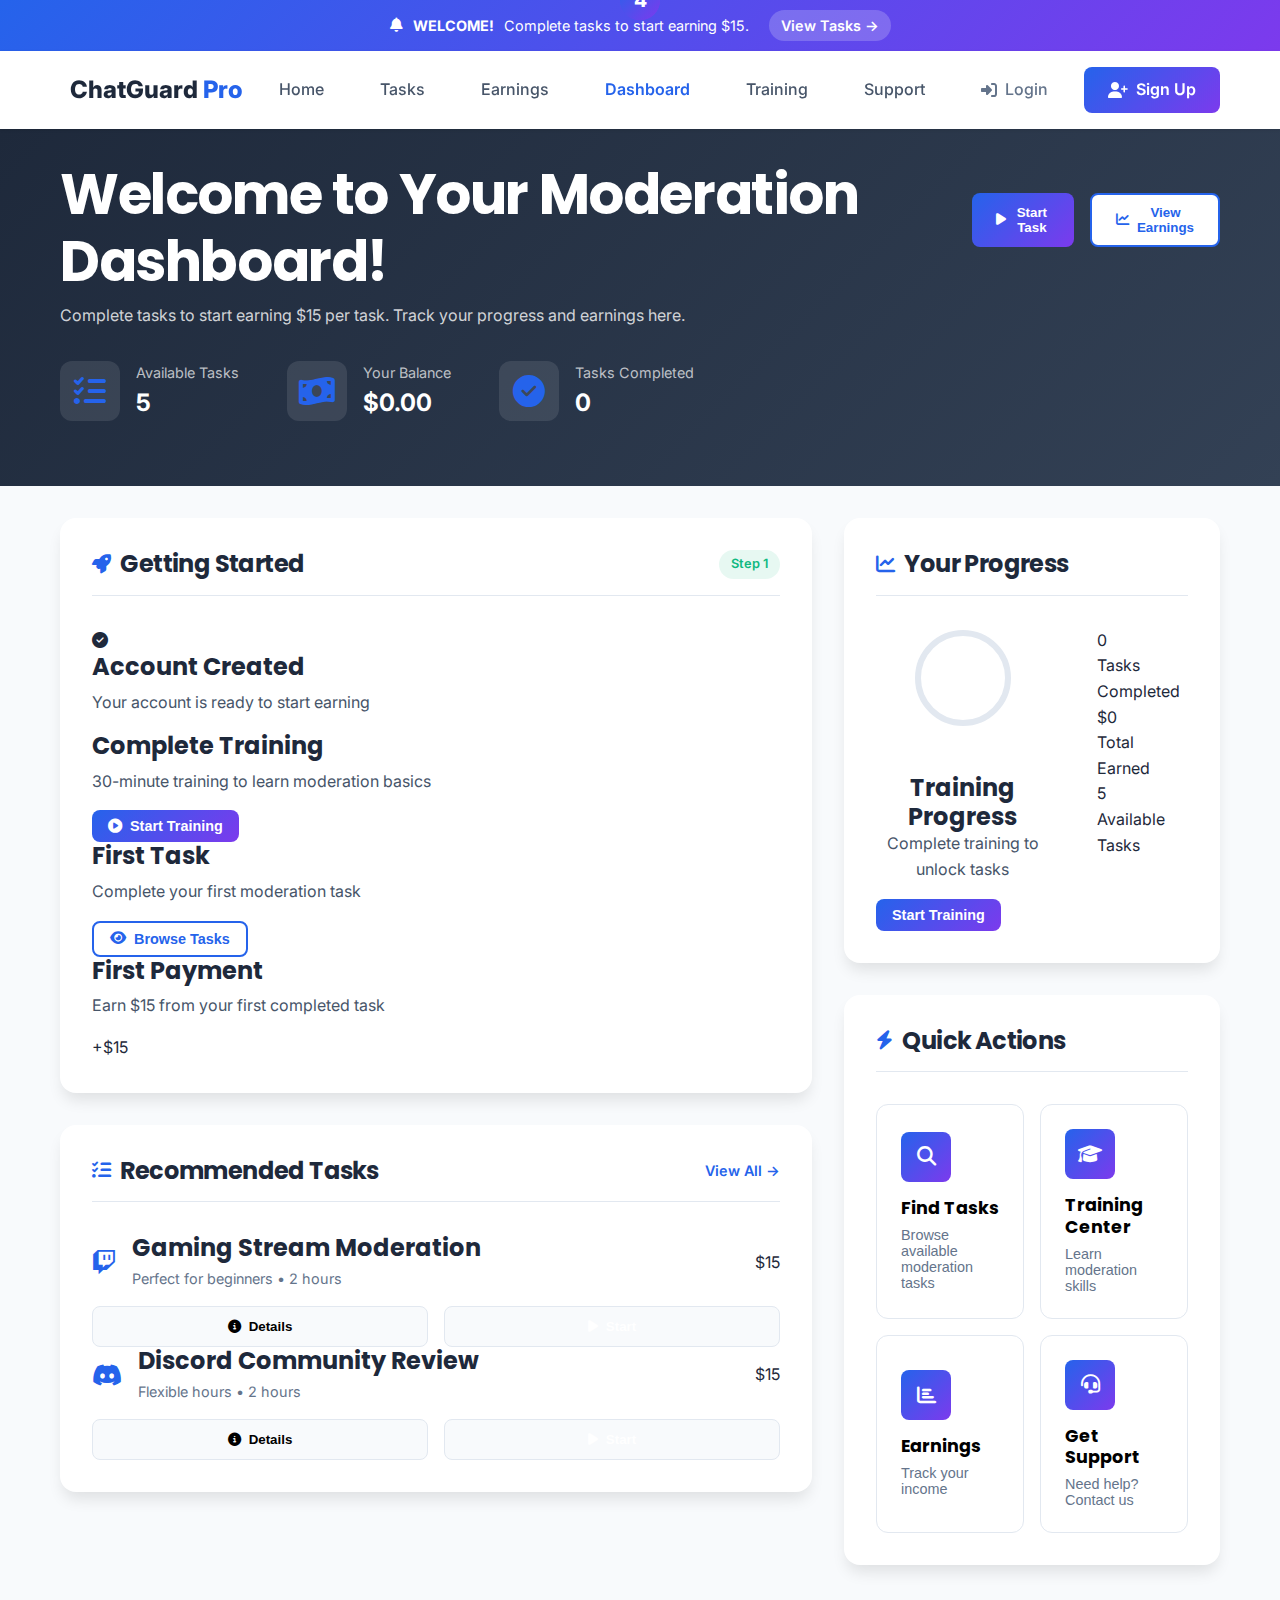
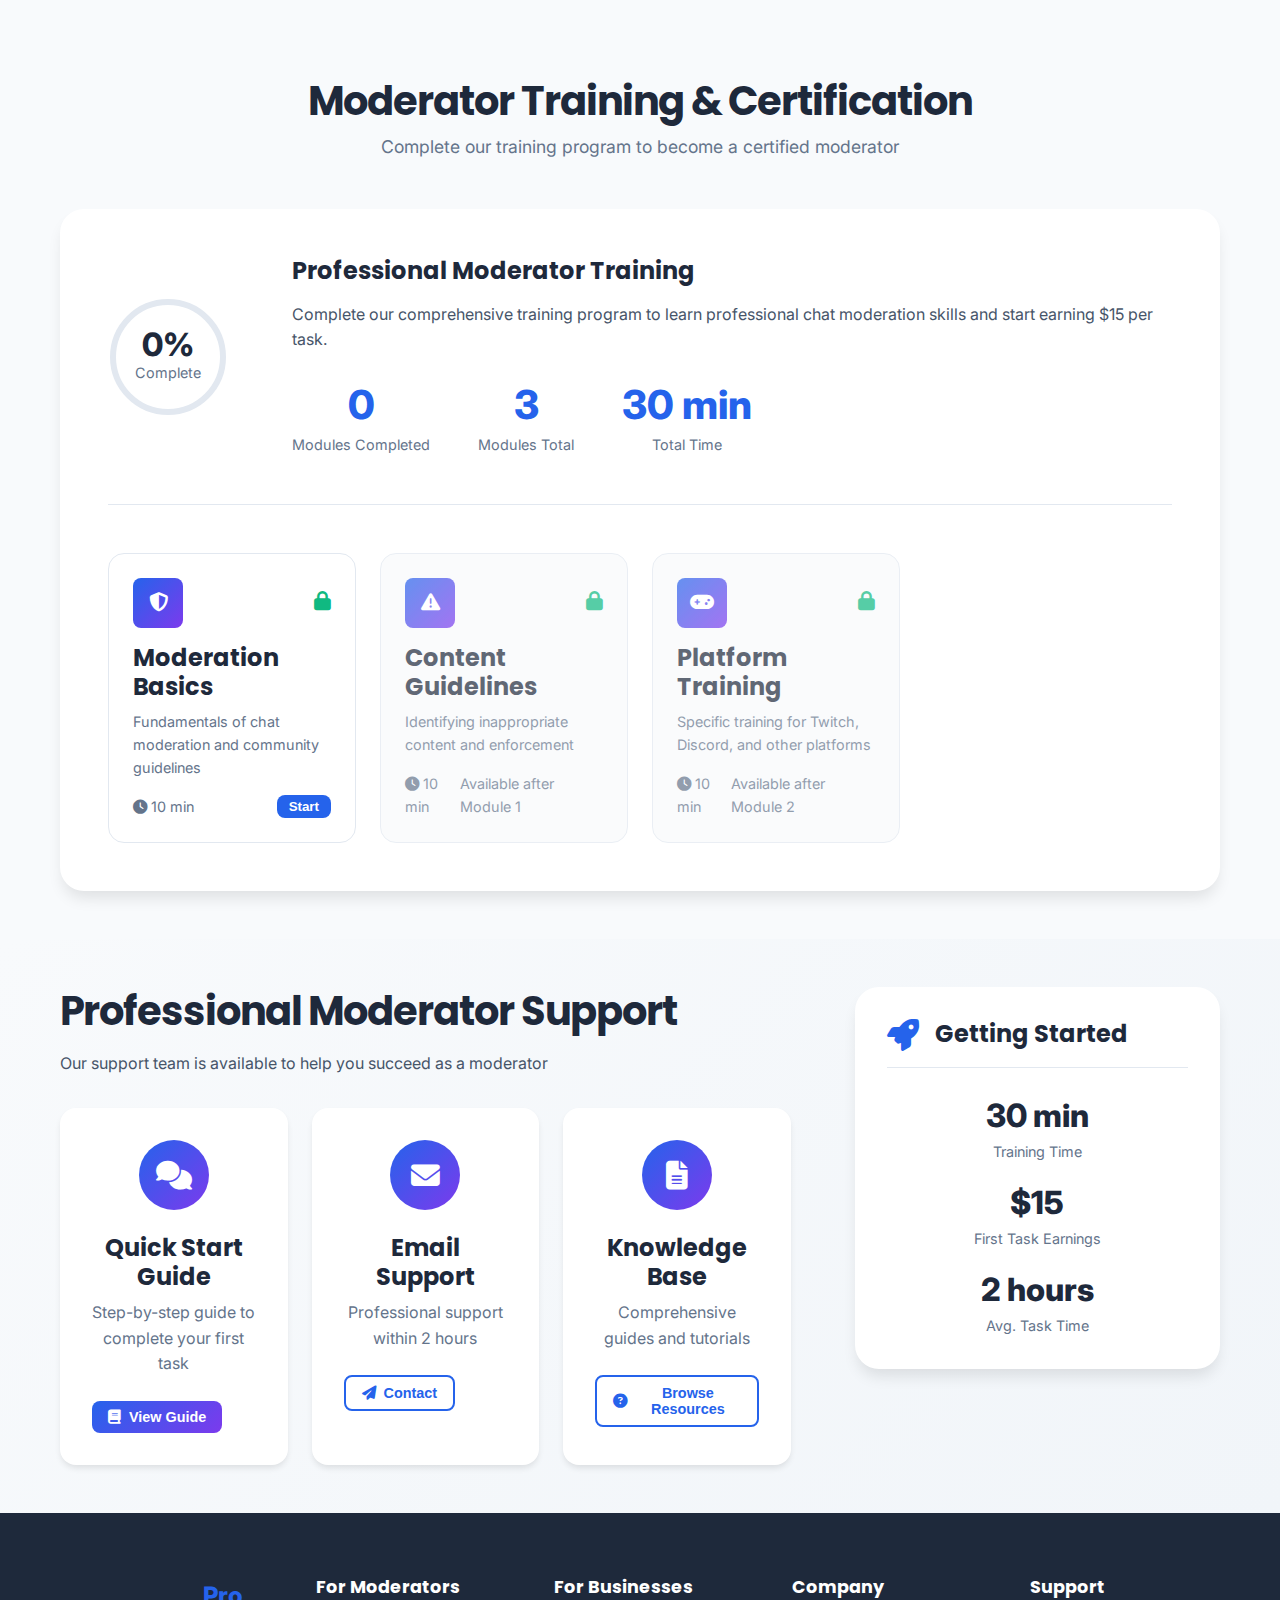
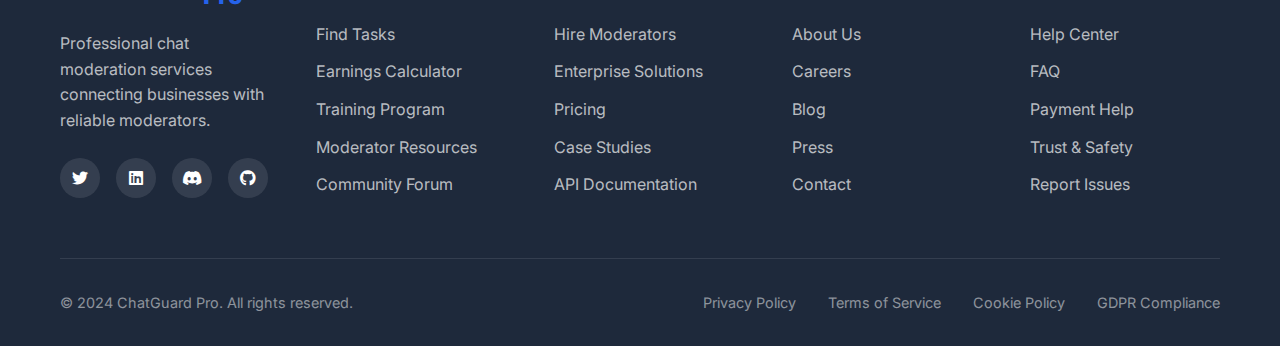
<file: dashboard.html>
<!DOCTYPE html>
<html lang="en">
<head>
    <meta charset="UTF-8">
    <meta name="viewport" content="width=device-width, initial-scale=1.0">
    <title>Moderator Dashboard | ChatGuard Pro - Your Control Center</title>
    <link rel="stylesheet" href="style.css">
    <link rel="stylesheet" href="https://cdnjs.cloudflare.com/ajax/libs/font-awesome/6.4.0/css/all.min.css">
    <link href="https://fonts.googleapis.com/css2?family=Poppins:wght@300;400;500;600;700;800;900&family=Inter:wght@300;400;500;600;700&display=swap" rel="stylesheet">
    <link rel="icon" type="image/x-icon" href="https://img.icons8.com/color/96/000000/chat-protection.png">
</head>
<body>
    <!-- Top Announcement Bar -->
    <div class="announcement-bar">
        <div class="container">
            <span class="announcement-text">
                <i class="fas fa-bell"></i> 
                <strong>WELCOME!</strong> Complete tasks to start earning $15. 
                <a href="tasks.html" class="announcement-link">View Tasks →</a>
            </span>
        </div>
    </div>

    <!-- Navigation -->
    <nav class="navbar">
        <div class="container">
            <div class="nav-content">
                <div class="logo">
                    <i class="fas fa-shield-check"></i>
                    <span>ChatGuard <span class="logo-highlight">Pro</span></span>
                </div>
                
                <div class="nav-links">
                    <a href="index.html" class="nav-link">Home</a>
                    <a href="tasks.html" class="nav-link">Tasks</a>
                    <a href="earnings.html" class="nav-link">Earnings</a>
                    <a href="dashboard.html" class="nav-link active">Dashboard</a>
                    <a href="#training" class="nav-link">Training</a>
                    <a href="#support" class="nav-link">Support</a>
                </div>
                
                <div class="nav-buttons" id="navButtons">
                    <!-- Navigation will be auto-updated by JavaScript -->
                    <a href="login.html" class="btn-login">
                        <i class="fas fa-sign-in-alt"></i> Login
                    </a>
                    <a href="index.html#signup" class="btn-primary">
                        <i class="fas fa-user-plus"></i> Sign Up
                    </a>
                </div>
                
                <button class="mobile-menu-btn" onclick="toggleMobileMenu()">
                    <i class="fas fa-bars"></i>
                </button>
            </div>
        </div>
    </nav>

    <!-- Dashboard Header -->
    <section class="dashboard-header">
        <div class="container">
            <div class="header-content">
                <div class="welcome-section">
                    <h1>Welcome to Your Moderation Dashboard!</h1>
                    <p>Complete tasks to start earning $15 per task. Track your progress and earnings here.</p>
                    
                    <div class="quick-stats">
                        <div class="quick-stat">
                            <i class="fas fa-tasks"></i>
                            <div>
                                <div class="stat-label">Available Tasks</div>
                                <div class="stat-value">5</div>
                            </div>
                        </div>
                        <div class="quick-stat">
                            <i class="fas fa-money-bill-wave"></i>
                            <div>
                                <div class="stat-label">Your Balance</div>
                                <div class="stat-value" id="dashboardBalance">$0.00</div>
                            </div>
                        </div>
                        <div class="quick-stat">
                            <i class="fas fa-check-circle"></i>
                            <div>
                                <div class="stat-label">Tasks Completed</div>
                                <div class="stat-value tasks-completed-count">0</div>
                            </div>
                        </div>
                    </div>
                </div>
                
                <div class="header-actions">
                    <button class="btn-primary" onclick="window.location.href='tasks.html'">
                        <i class="fas fa-play"></i> Start Task
                    </button>
                    <button class="btn-secondary" onclick="window.location.href='earnings.html'">
                        <i class="fas fa-chart-line"></i> View Earnings
                    </button>
                </div>
            </div>
        </div>
    </section>

    <!-- Main Dashboard Grid -->
    <section class="dashboard-main">
        <div class="container">
            <div class="dashboard-grid">
                <!-- Left Column -->
                <div class="dashboard-column">
                    <!-- Getting Started -->
                    <div class="dashboard-card">
                        <div class="card-header">
                            <h2><i class="fas fa-rocket"></i> Getting Started</h2>
                            <span class="card-badge success">Step 1</span>
                        </div>
                        
                        <div class="getting-started">
                            <div class="start-step completed">
                                <div class="step-check">
                                    <i class="fas fa-check-circle"></i>
                                </div>
                                <div class="step-content">
                                    <h3>Account Created</h3>
                                    <p>Your account is ready to start earning</p>
                                </div>
                            </div>
                            
                            <div class="start-step" id="trainingStep">
                                <div class="step-check">
                                    <div class="step-number">2</div>
                                </div>
                                <div class="step-content">
                                    <h3>Complete Training</h3>
                                    <p>30-minute training to learn moderation basics</p>
                                    <button class="btn-primary btn-small" onclick="window.location.href='#training'">
                                        <i class="fas fa-play-circle"></i> Start Training
                                    </button>
                                </div>
                            </div>
                            
                            <div class="start-step" id="firstTaskStep">
                                <div class="step-check">
                                    <div class="step-number">3</div>
                                </div>
                                <div class="step-content">
                                    <h3>First Task</h3>
                                    <p>Complete your first moderation task</p>
                                    <button class="btn-secondary btn-small" onclick="window.location.href='tasks.html'">
                                        <i class="fas fa-eye"></i> Browse Tasks
                                    </button>
                                </div>
                            </div>
                            
                            <div class="start-step" id="firstPaymentStep">
                                <div class="step-check">
                                    <div class="step-number">4</div>
                                </div>
                                <div class="step-content">
                                    <h3>First Payment</h3>
                                    <p>Earn $15 from your first completed task</p>
                                    <div class="step-reward">+$15</div>
                                </div>
                            </div>
                        </div>
                    </div>
                    
                    <!-- Available Tasks -->
                    <div class="dashboard-card">
                        <div class="card-header">
                            <h2><i class="fas fa-tasks"></i> Recommended Tasks</h2>
                            <a href="tasks.html" class="card-link">View All →</a>
                        </div>
                        
                        <div class="recommended-tasks">
                            <div class="recommended-task">
                                <div class="task-info">
                                    <div class="task-platform">
                                        <i class="fab fa-twitch"></i>
                                        <div>
                                            <h3>Gaming Stream Moderation</h3>
                                            <p>Perfect for beginners • 2 hours</p>
                                        </div>
                                    </div>
                                    <div class="task-payment">$15</div>
                                </div>
                                
                                <div class="task-actions">
                                    <button class="btn-task-action" onclick="window.location.href='tasks.html'">
                                        <i class="fas fa-info-circle"></i> Details
                                    </button>
                                    <button class="btn-task-action btn-primary" onclick="startTask(1)">
                                        <i class="fas fa-play"></i> Start
                                    </button>
                                </div>
                            </div>
                            
                            <div class="recommended-task">
                                <div class="task-info">
                                    <div class="task-platform">
                                        <i class="fab fa-discord"></i>
                                        <div>
                                            <h3>Discord Community Review</h3>
                                            <p>Flexible hours • 2 hours</p>
                                        </div>
                                    </div>
                                    <div class="task-payment">$15</div>
                                </div>
                                
                                <div class="task-actions">
                                    <button class="btn-task-action" onclick="window.location.href='tasks.html'">
                                        <i class="fas fa-info-circle"></i> Details
                                    </button>
                                    <button class="btn-task-action btn-primary" onclick="startTask(2)">
                                        <i class="fas fa-play"></i> Start
                                    </button>
                                </div>
                            </div>
                        </div>
                    </div>
                </div>
                
                <!-- Right Column -->
                <div class="dashboard-column">
                    <!-- Quick Stats -->
                    <div class="dashboard-card">
                        <div class="card-header">
                            <h2><i class="fas fa-chart-line"></i> Your Progress</h2>
                        </div>
                        
                        <div class="progress-stats">
                            <div class="progress-stat">
                                <div class="stat-circle">
                                    <svg width="100" height="100" viewBox="0 0 100 100">
                                        <circle class="circle-bg" cx="50" cy="50" r="45"></circle>
                                        <circle class="circle-progress" cx="50" cy="50" r="45" id="trainingProgressCircle"></circle>
                                    </svg>
                                    <div class="stat-value" id="trainingProgressText">0%</div>
                                </div>
                                <div class="stat-info">
                                    <h3>Training Progress</h3>
                                    <p class="training-status" id="trainingStatusText">Complete training to unlock tasks</p>
                                    <button class="btn-primary btn-small" onclick="window.location.href='#training'" id="trainingButton">
                                        Start Training
                                    </button>
                                </div>
                            </div>
                            
                            <div class="progress-numbers">
                                <div class="progress-number">
                                    <div class="number-value" id="tasksCompletedValue">0</div>
                                    <div class="number-label">Tasks Completed</div>
                                </div>
                                <div class="progress-number">
                                    <div class="number-value" id="totalEarnedValue">$0</div>
                                    <div class="number-label">Total Earned</div>
                                </div>
                                <div class="progress-number">
                                    <div class="number-value">5</div>
                                    <div class="number-label">Available Tasks</div>
                                </div>
                            </div>
                        </div>
                    </div>
                    
                    <!-- Quick Actions -->
                    <div class="dashboard-card">
                        <div class="card-header">
                            <h2><i class="fas fa-bolt"></i> Quick Actions</h2>
                        </div>
                        
                        <div class="quick-actions-grid">
                            <button class="quick-action" onclick="window.location.href='tasks.html'">
                                <div class="action-icon">
                                    <i class="fas fa-search"></i>
                                </div>
                                <div class="action-content">
                                    <h3>Find Tasks</h3>
                                    <p>Browse available moderation tasks</p>
                                </div>
                            </button>
                            
                            <button class="quick-action" onclick="window.location.href='#training'">
                                <div class="action-icon">
                                    <i class="fas fa-graduation-cap"></i>
                                </div>
                                <div class="action-content">
                                    <h3>Training Center</h3>
                                    <p>Learn moderation skills</p>
                                </div>
                            </button>
                            
                            <button class="quick-action" onclick="window.location.href='earnings.html'">
                                <div class="action-icon">
                                    <i class="fas fa-chart-bar"></i>
                                </div>
                                <div class="action-content">
                                    <h3>Earnings</h3>
                                    <p>Track your income</p>
                                </div>
                            </button>
                            
                            <button class="quick-action" onclick="showSupport()">
                                <div class="action-icon">
                                    <i class="fas fa-headset"></i>
                                </div>
                                <div class="action-content">
                                    <h3>Get Support</h3>
                                    <p>Need help? Contact us</p>
                                </div>
                            </button>
                        </div>
                    </div>
                </div>
            </div>
        </div>
    </section>

    <!-- Training Progress -->
    <section id="training" class="section-training">
        <div class="container">
            <div class="section-header">
                <h2>Moderator Training & Certification</h2>
                <p class="section-subtitle">Complete our training program to become a certified moderator</p>
            </div>
            
            <div class="training-progress">
                <div class="progress-overview">
                    <div class="progress-circle">
                        <svg width="120" height="120" viewBox="0 0 120 120">
                            <circle class="circle-bg" cx="60" cy="60" r="55"></circle>
                            <circle class="circle-progress-large" cx="60" cy="60" r="55" id="mainTrainingCircle"></circle>
                        </svg>
                        <div class="progress-text">
                            <div class="progress-percent" id="mainTrainingPercent">0%</div>
                            <div class="progress-label">Complete</div>
                        </div>
                    </div>
                    
                    <div class="progress-details">
                        <h3>Professional Moderator Training</h3>
                        <p>Complete our comprehensive training program to learn professional chat moderation skills and start earning $15 per task.</p>
                        
                        <div class="progress-stats">
                            <div class="progress-stat">
                                <div class="stat-number" id="completedModules">0</div>
                                <div class="stat-label">Modules Completed</div>
                            </div>
                            <div class="progress-stat">
                                <div class="stat-number">3</div>
                                <div class="stat-label">Modules Total</div>
                            </div>
                            <div class="progress-stat">
                                <div class="stat-number">30 min</div>
                                <div class="stat-label">Total Time</div>
                            </div>
                        </div>
                    </div>
                </div>
                
                <div class="training-modules">
                    <div class="module-card" id="module1">
                        <div class="module-header">
                            <div class="module-icon">
                                <i class="fas fa-shield-alt"></i>
                            </div>
                            <div class="module-status">
                                <i class="fas fa-lock"></i>
                            </div>
                        </div>
                        <h3>Moderation Basics</h3>
                        <p>Fundamentals of chat moderation and community guidelines</p>
                        <div class="module-meta">
                            <span><i class="fas fa-clock"></i> 10 min</span>
                            <button class="btn-continue" onclick="startTrainingModule(1)">Start</button>
                        </div>
                    </div>
                    
                    <div class="module-card locked" id="module2">
                        <div class="module-header">
                            <div class="module-icon">
                                <i class="fas fa-exclamation-triangle"></i>
                            </div>
                            <div class="module-status">
                                <i class="fas fa-lock"></i>
                            </div>
                        </div>
                        <h3>Content Guidelines</h3>
                        <p>Identifying inappropriate content and enforcement</p>
                        <div class="module-meta">
                            <span><i class="fas fa-clock"></i> 10 min</span>
                            <span class="module-status-text">Available after Module 1</span>
                        </div>
                    </div>
                    
                    <div class="module-card locked" id="module3">
                        <div class="module-header">
                            <div class="module-icon">
                                <i class="fas fa-gamepad"></i>
                            </div>
                            <div class="module-status">
                                <i class="fas fa-lock"></i>
                            </div>
                        </div>
                        <h3>Platform Training</h3>
                        <p>Specific training for Twitch, Discord, and other platforms</p>
                        <div class="module-meta">
                            <span><i class="fas fa-clock"></i> 10 min</span>
                            <span class="module-status-text">Available after Module 2</span>
                        </div>
                    </div>
                </div>
            </div>
        </div>
    </section>

    <!-- Support Section -->
    <section id="support" class="section-support">
        <div class="container">
            <div class="support-container">
                <div class="support-content">
                    <h2>Professional Moderator Support</h2>
                    <p>Our support team is available to help you succeed as a moderator</p>
                    
                    <div class="support-options">
                        <div class="support-option">
                            <div class="option-icon">
                                <i class="fas fa-comments"></i>
                            </div>
                            <div class="option-content">
                                <h3>Quick Start Guide</h3>
                                <p>Step-by-step guide to complete your first task</p>
                                <button class="btn-primary btn-small" onclick="showGuide()">
                                    <i class="fas fa-book"></i> View Guide
                                </button>
                            </div>
                        </div>
                        
                        <div class="support-option">
                            <div class="option-icon">
                                <i class="fas fa-envelope"></i>
                            </div>
                            <div class="option-content">
                                <h3>Email Support</h3>
                                <p>Professional support within 2 hours</p>
                                <button class="btn-secondary btn-small" onclick="showSupport()">
                                    <i class="fas fa-paper-plane"></i> Contact
                                </button>
                            </div>
                        </div>
                        
                        <div class="support-option">
                            <div class="option-icon">
                                <i class="fas fa-file-alt"></i>
                            </div>
                            <div class="option-content">
                                <h3>Knowledge Base</h3>
                                <p>Comprehensive guides and tutorials</p>
                                <button class="btn-secondary btn-small" onclick="showFAQ()">
                                    <i class="fas fa-question-circle"></i> Browse Resources
                                </button>
                            </div>
                        </div>
                    </div>
                </div>
                
                <div class="support-stats">
                    <div class="stats-card">
                        <div class="stats-header">
                            <i class="fas fa-rocket"></i>
                            <h3>Getting Started</h3>
                        </div>
                        <div class="stats-content">
                            <div class="stat">
                                <div class="stat-value">30 min</div>
                                <div class="stat-label">Training Time</div>
                            </div>
                            <div class="stat">
                                <div class="stat-value">$15</div>
                                <div class="stat-label">First Task Earnings</div>
                            </div>
                            <div class="stat">
                                <div class="stat-value">2 hours</div>
                                <div class="stat-label">Avg. Task Time</div>
                            </div>
                        </div>
                    </div>
                </div>
            </div>
        </div>
    </section>

    <!-- Footer -->
    <footer class="footer">
        <div class="container">
            <div class="footer-content">
                <div class="footer-section">
                    <div class="logo">
                        <i class="fas fa-shield-check"></i>
                        <span>ChatGuard <span class="logo-highlight">Pro</span></span>
                    </div>
                    <p class="footer-description">
                        Professional chat moderation services connecting businesses with reliable moderators.
                    </p>
                    <div class="social-links">
                        <a href="#"><i class="fab fa-twitter"></i></a>
                        <a href="#"><i class="fab fa-linkedin"></i></a>
                        <a href="#"><i class="fab fa-discord"></i></a>
                        <a href="#"><i class="fab fa-github"></i></a>
                    </div>
                </div>
                
                <div class="footer-section">
                    <h4>For Moderators</h4>
                    <ul class="footer-links">
                        <li><a href="tasks.html">Find Tasks</a></li>
                        <li><a href="earnings.html">Earnings Calculator</a></li>
                        <li><a href="#training">Training Program</a></li>
                        <li><a href="#">Moderator Resources</a></li>
                        <li><a href="#">Community Forum</a></li>
                    </ul>
                </div>
                
                <div class="footer-section">
                    <h4>For Businesses</h4>
                    <ul class="footer-links">
                        <li><a href="#">Hire Moderators</a></li>
                        <li><a href="#">Enterprise Solutions</a></li>
                        <li><a href="#">Pricing</a></li>
                        <li><a href="#">Case Studies</a></li>
                        <li><a href="#">API Documentation</a></li>
                    </ul>
                </div>
                
                <div class="footer-section">
                    <h4>Company</h4>
                    <ul class="footer-links">
                        <li><a href="#">About Us</a></li>
                        <li><a href="#">Careers</a></li>
                        <li><a href="#">Blog</a></li>
                        <li><a href="#">Press</a></li>
                        <li><a href="#">Contact</a></li>
                    </ul>
                </div>
                
                <div class="footer-section">
                    <h4>Support</h4>
                    <ul class="footer-links">
                        <li><a href="#support">Help Center</a></li>
                        <li><a href="#">FAQ</a></li>
                        <li><a href="#">Payment Help</a></li>
                        <li><a href="#">Trust & Safety</a></li>
                        <li><a href="#">Report Issues</a></li>
                    </ul>
                </div>
            </div>
            
            <div class="footer-bottom">
                <div class="footer-copyright">
                    &copy; 2024 ChatGuard Pro. All rights reserved.
                </div>
                <div class="footer-legal">
                    <a href="#">Privacy Policy</a>
                    <a href="#">Terms of Service</a>
                    <a href="#">Cookie Policy</a>
                    <a href="#">GDPR Compliance</a>
                </div>
            </div>
        </div>
    </footer>

    <!-- Notification Toast -->
    <div id="notificationToast" class="notification-toast">
        <div class="toast-content">
            <i class="fas fa-check-circle"></i>
            <span class="toast-message">Welcome to your dashboard!</span>
        </div>
        <button class="toast-close">
            <i class="fas fa-times"></i>
        </button>
    </div>

    <script>
        // Professional Dashboard Script
        document.addEventListener('DOMContentLoaded', function() {
            // Update date
            const today = new Date();
            const dateElements = document.querySelectorAll('.current-date');
            dateElements.forEach(el => {
                el.textContent = today.toLocaleDateString('en-US', { 
                    year: 'numeric', 
                    month: 'long', 
                    day: 'numeric' 
                });
            });
            
            // Check login state and update navigation
            updateNavigation();
            
            // Initialize training modules
            initTraining();
            
            // Initialize task functionality
            initTasks();
            
            // Show welcome toast
            setTimeout(() => {
                showToast('Welcome to your professional moderation dashboard!', 'success');
            }, 1000);
        });
        
        function updateNavigation() {
            const isLoggedIn = localStorage.getItem('isLoggedIn') === 'true';
            const userEmail = localStorage.getItem('userEmail') || 'moderator@chatguardpro.com';
            const navButtons = document.getElementById('navButtons');
            
            if (navButtons && isLoggedIn) {
                const userName = userEmail.split('@')[0];
                navButtons.innerHTML = `
                    <div class="user-profile">
                        <img src="https://i.pravatar.cc/150?img=5" alt="User" class="user-avatar">
                        <div class="user-info">
                            <span class="user-name">${userName}</span>
                            <span class="user-tier">Moderator</span>
                        </div>
                        <div class="user-balance">
                            <i class="fas fa-wallet"></i>
                            <span>$0.00</span>
                        </div>
                    </div>
                    <a href="logout.html" class="btn-login">
                        <i class="fas fa-sign-out-alt"></i> Logout
                    </a>
                `;
            }
        }
        
        function initTraining() {
            // Training module functionality
            const trainingButton = document.getElementById('trainingButton');
            if (trainingButton) {
                trainingButton.addEventListener('click', function() {
                    showToast('Starting professional moderator training...', 'info');
                });
            }
            
            // Initialize progress circles
            updateProgressCircles(0);
        }
        
        function initTasks() {
            // Task button functionality
            const taskButtons = document.querySelectorAll('.btn-task-action.btn-primary');
            taskButtons.forEach(button => {
                button.addEventListener('click', function() {
                    const taskTitle = this.closest('.recommended-task').querySelector('h3').textContent;
                    showToast(`Starting task: ${taskTitle}`, 'info');
                    
                    // Show loading state
                    const originalText = this.innerHTML;
                    this.innerHTML = '<i class="fas fa-spinner fa-spin"></i> Starting...';
                    this.disabled = true;
                    
                    // Simulate task start
                    setTimeout(() => {
                        this.innerHTML = originalText;
                        this.disabled = false;
                        showToast('Task started successfully! Complete within 2 hours to earn $15.', 'success');
                    }, 2000);
                });
            });
        }
        
        function startTrainingModule(moduleNumber) {
            const module = document.getElementById(`module${moduleNumber}`);
            if (!module) return;
            
            // Show loading
            const startButton = module.querySelector('.btn-continue');
            const originalText = startButton.textContent;
            startButton.innerHTML = '<i class="fas fa-spinner fa-spin"></i> Loading...';
            startButton.disabled = true;
            
            // Simulate training start
            setTimeout(() => {
                module.classList.remove('locked');
                module.classList.add('in-progress');
                module.querySelector('.module-status i').className = 'fas fa-spinner fa-spin';
                
                // Update button
                startButton.innerHTML = '<i class="fas fa-play"></i> Continue';
                startButton.disabled = false;
                startButton.onclick = () => completeTrainingModule(moduleNumber);
                
                showToast('Training module started! Complete to unlock next module.', 'info');
                
                // Update progress
                updateProgressCircles(33);
            }, 1500);
        }
        
        function completeTrainingModule(moduleNumber) {
            const module = document.getElementById(`module${moduleNumber}`);
            if (!module) return;
            
            module.classList.remove('in-progress');
            module.classList.add('completed');
            module.querySelector('.module-status i').className = 'fas fa-check-circle';
            
            // Update next module if exists
            const nextModule = document.getElementById(`module${moduleNumber + 1}`);
            if (nextModule) {
                nextModule.classList.remove('locked');
                nextModule.querySelector('.module-status-text').textContent = 'Available Now';
            }
            
            // Update progress
            const progress = moduleNumber * 33;
            updateProgressCircles(progress);
            
            // Show completion message
            showToast(`Module ${moduleNumber} completed! ${moduleNumber < 3 ? 'Next module unlocked.' : 'Training complete!'}`, 'success');
            
            // Update stats
            document.getElementById('completedModules').textContent = moduleNumber;
            document.getElementById('mainTrainingPercent').textContent = `${progress}%`;
            
            // Update training button if all complete
            if (moduleNumber === 3) {
                const trainingButton = document.getElementById('trainingButton');
                trainingButton.textContent = 'Training Complete';
                trainingButton.disabled = true;
                trainingButton.style.background = 'var(--success)';
                
                document.getElementById('trainingStatusText').textContent = 'Ready to start tasks!';
            }
        }
        
        function updateProgressCircles(percentage) {
            // Update main circle
            const mainCircle = document.getElementById('mainTrainingCircle');
            const circumference = 2 * Math.PI * 55;
            const offset = circumference - (percentage / 100) * circumference;
            mainCircle.style.strokeDasharray = circumference;
            mainCircle.style.strokeDashoffset = offset;
            
            // Update small circle
            const smallCircle = document.getElementById('trainingProgressCircle');
            const smallCircumference = 2 * Math.PI * 45;
            const smallOffset = smallCircumference - (percentage / 100) * smallCircumference;
            smallCircle.style.strokeDasharray = smallCircumference;
            smallCircle.style.strokeDashoffset = smallOffset;
            
            // Update text
            document.getElementById('trainingProgressText').textContent = `${percentage}%`;
            document.getElementById('mainTrainingPercent').textContent = `${percentage}%`;
        }
        
        function showSupport() {
            showToast('Professional support team is available to assist you.', 'info');
        }
        
        function showGuide() {
            showToast('Opening Quick Start Guide...', 'info');
        }
        
        function showFAQ() {
            showToast('Opening Knowledge Base...', 'info');
        }
        
        function showToast(message, type = 'info') {
            const toast = document.getElementById('notificationToast');
            const toastIcon = toast.querySelector('i');
            const toastMessage = toast.querySelector('.toast-message');
            
            switch(type) {
                case 'success':
                    toastIcon.className = 'fas fa-check-circle';
                    toastIcon.style.color = 'var(--success)';
                    break;
                case 'warning':
                    toastIcon.className = 'fas fa-exclamation-triangle';
                    toastIcon.style.color = 'var(--warning)';
                    break;
                case 'error':
                    toastIcon.className = 'fas fa-times-circle';
                    toastIcon.style.color = 'var(--danger)';
                    break;
                default:
                    toastIcon.className = 'fas fa-info-circle';
                    toastIcon.style.color = 'var(--info)';
            }
            
            toastMessage.textContent = message;
            toast.classList.add('show');
            
            setTimeout(() => {
                toast.classList.remove('show');
            }, 4000);
        }
        
        function toggleMobileMenu() {
            const navLinks = document.querySelector('.nav-links');
            navLinks.style.display = navLinks.style.display === 'flex' ? 'none' : 'flex';
        }
    </script>
</body>
</html>
</file>
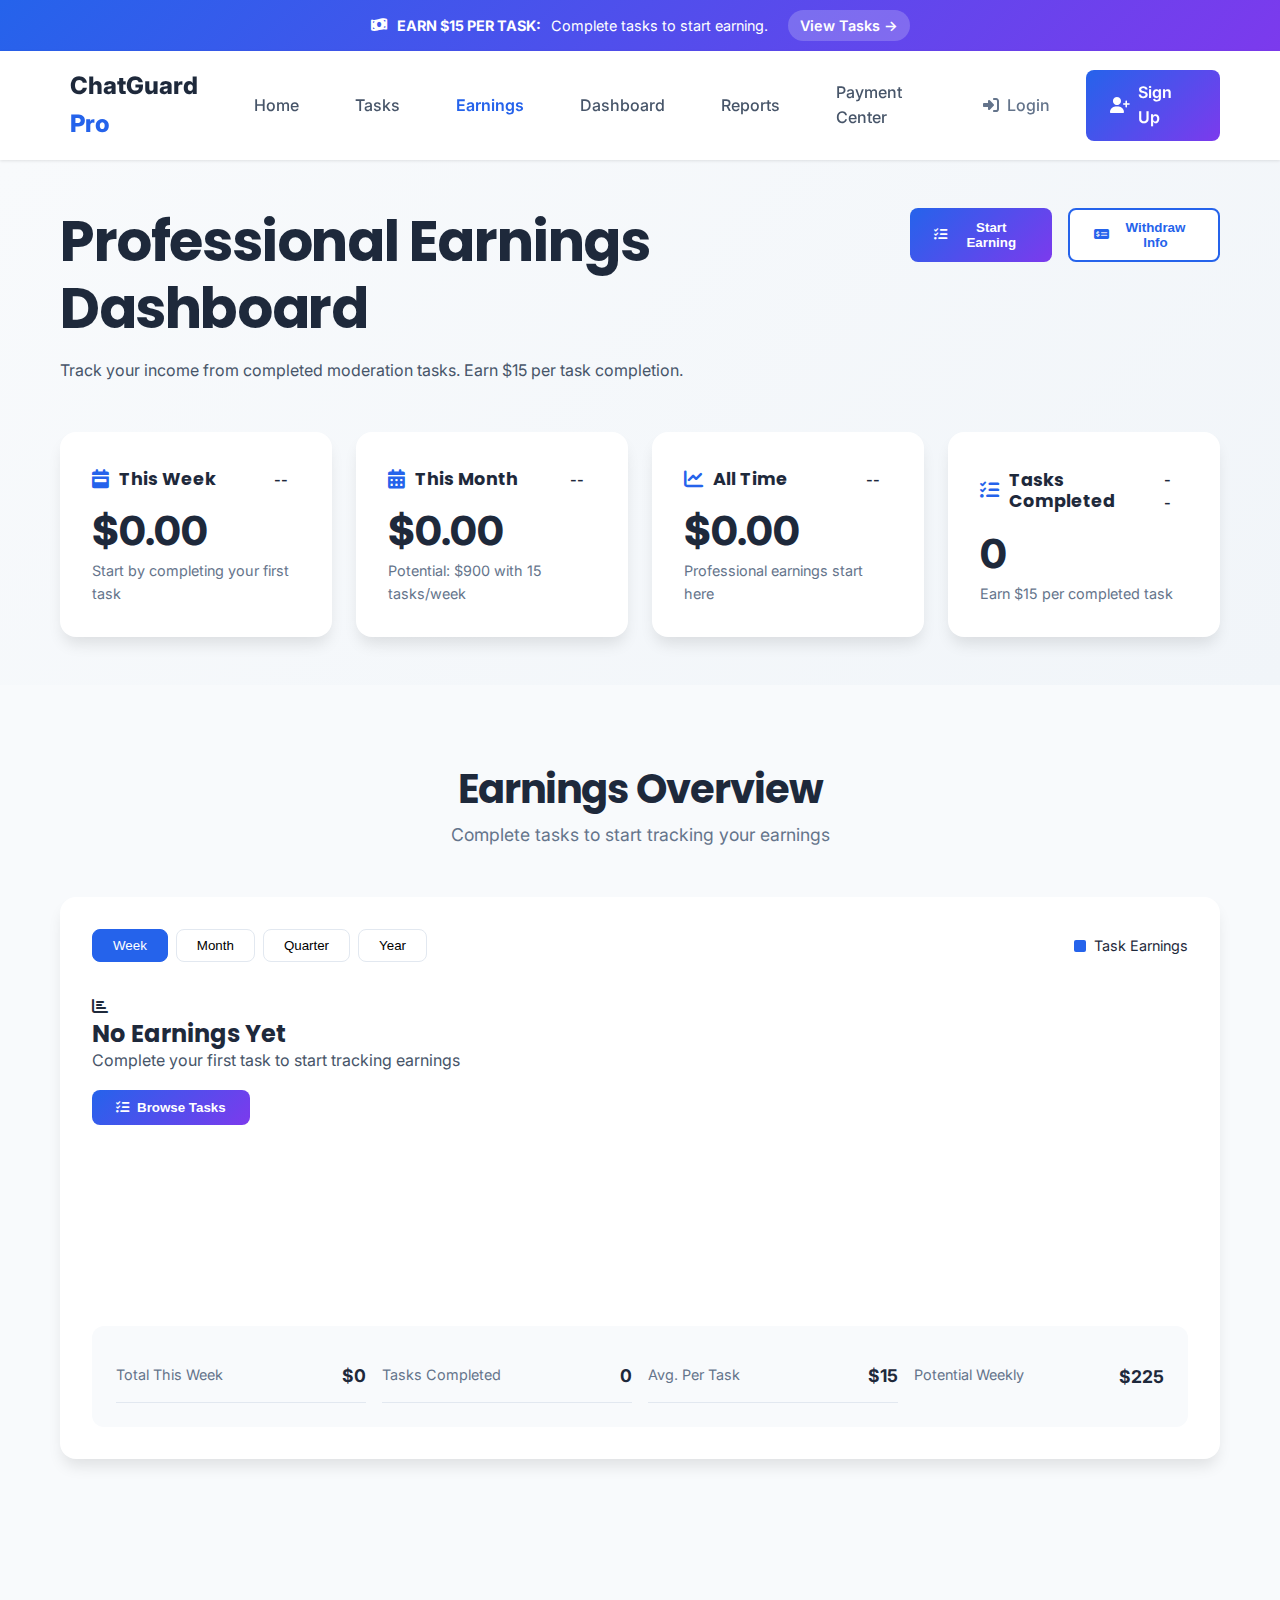
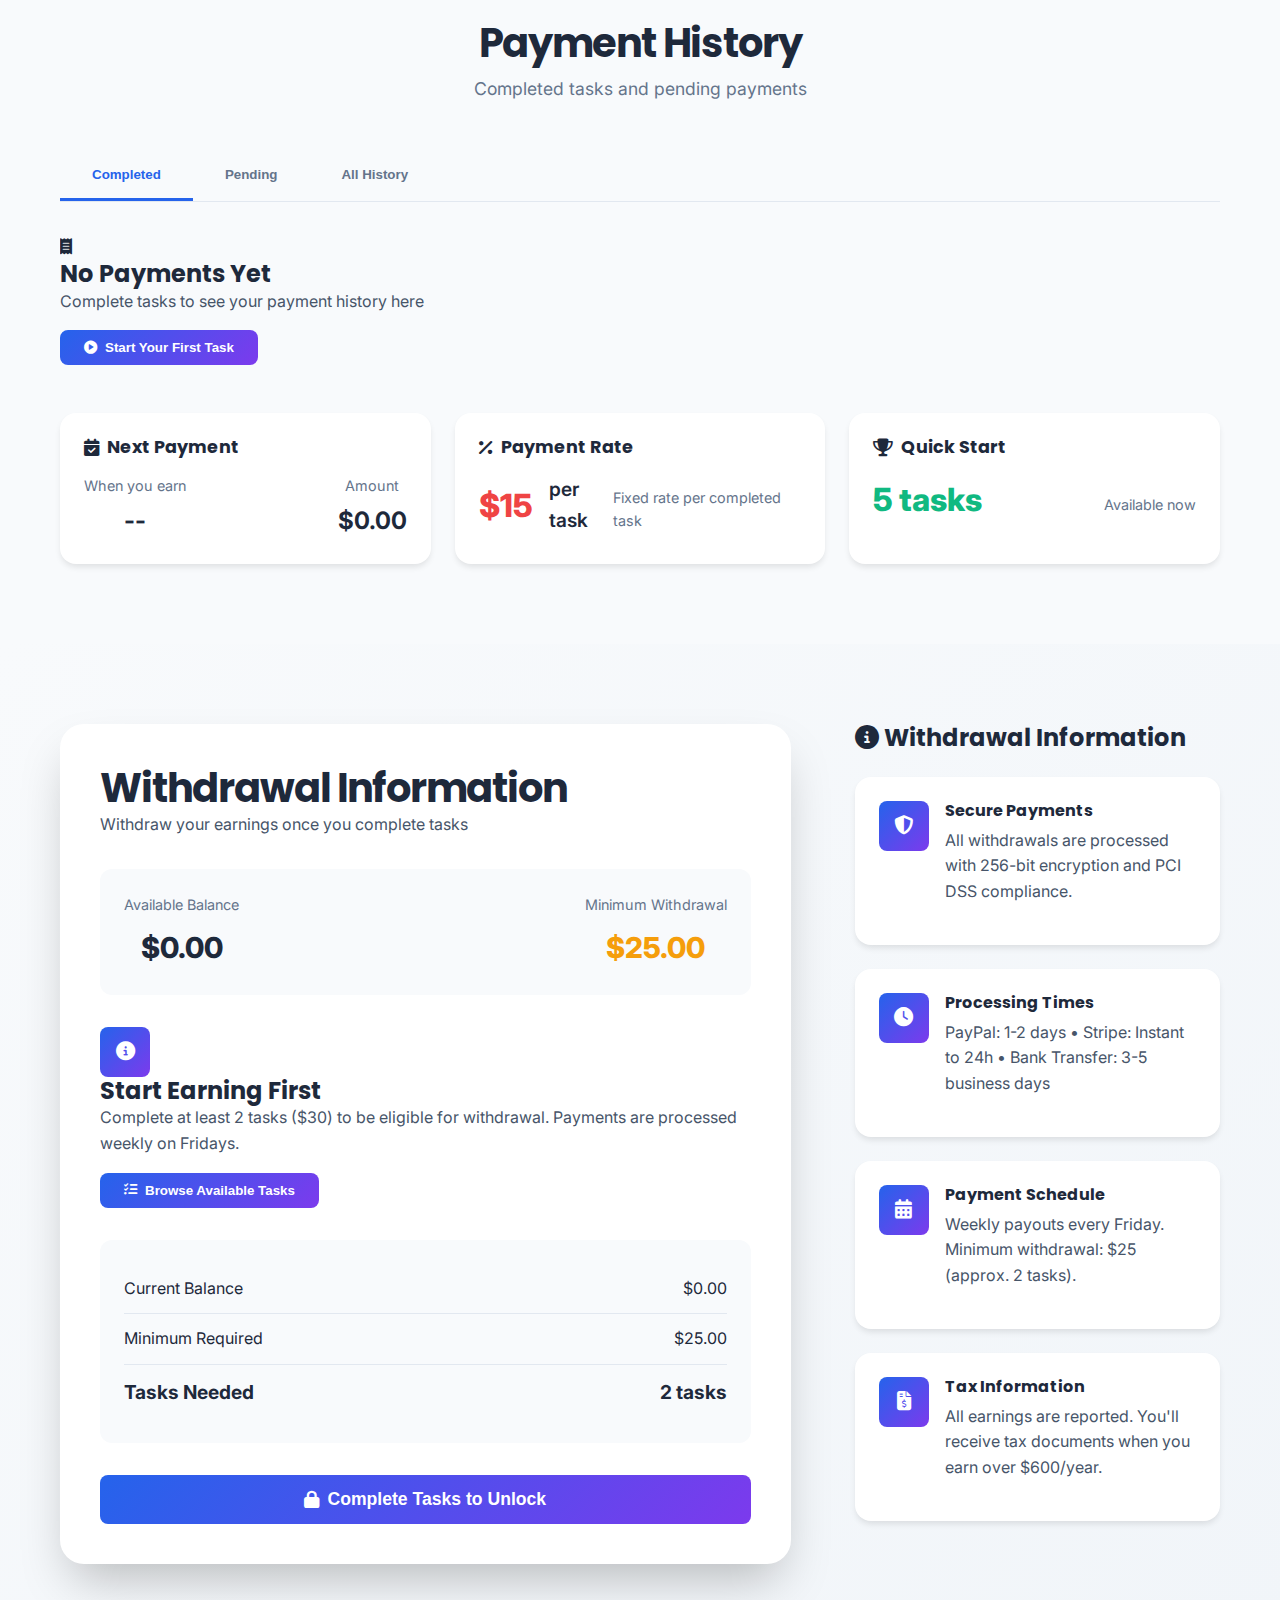
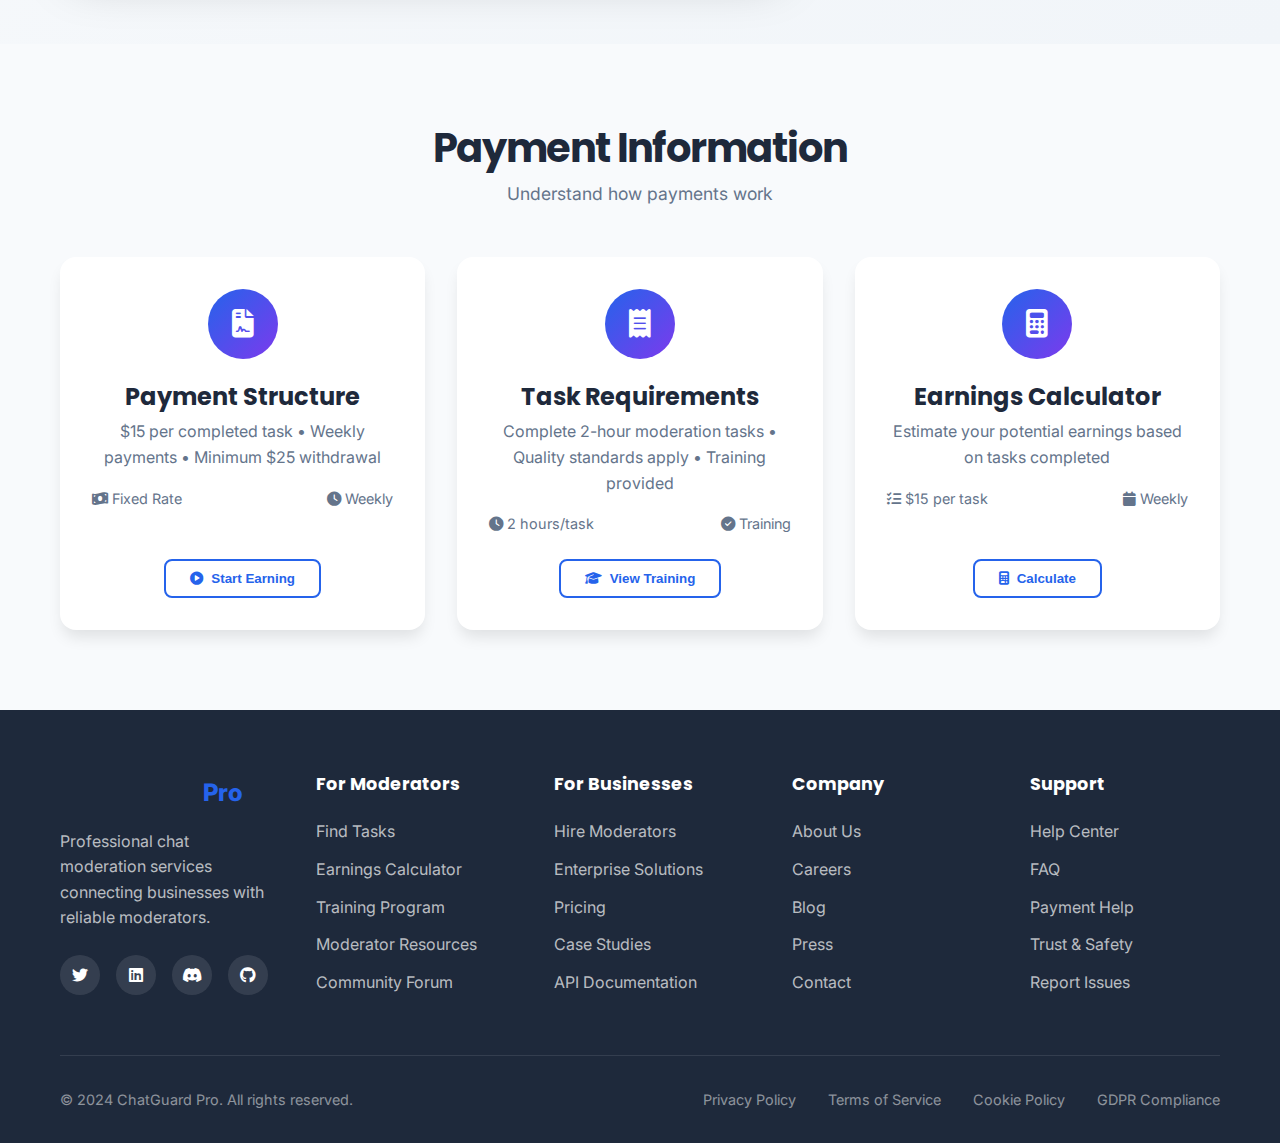
<file: earnings.html>
<!DOCTYPE html>
<html lang="en">
<head>
    <meta charset="UTF-8">
    <meta name="viewport" content="width=device-width, initial-scale=1.0">
    <title>Earnings Dashboard | ChatGuard Pro - Track Your Income</title>
    <link rel="stylesheet" href="style.css">
    <link rel="stylesheet" href="https://cdnjs.cloudflare.com/ajax/libs/font-awesome/6.4.0/css/all.min.css">
    <link href="https://fonts.googleapis.com/css2?family=Poppins:wght@300;400;500;600;700;800;900&family=Inter:wght@300;400;500;600;700&display=swap" rel="stylesheet">
    <link rel="icon" type="image/x-icon" href="https://img.icons8.com/color/96/000000/chat-protection.png">
</head>
<body>
    <!-- Top Announcement Bar -->
    <div class="announcement-bar">
        <div class="container">
            <span class="announcement-text">
                <i class="fas fa-money-bill-wave"></i> 
                <strong>EARN $15 PER TASK:</strong> Complete tasks to start earning. 
                <a href="tasks.html" class="announcement-link">View Tasks →</a>
            </span>
        </div>
    </div>

    <!-- Navigation -->
    <nav class="navbar">
        <div class="container">
            <div class="nav-content">
                <div class="logo">
                    <i class="fas fa-shield-check"></i>
                    <span>ChatGuard <span class="logo-highlight">Pro</span></span>
                </div>
                
                <div class="nav-links">
                    <a href="index.html" class="nav-link">Home</a>
                    <a href="tasks.html" class="nav-link">Tasks</a>
                    <a href="earnings.html" class="nav-link active">Earnings</a>
                    <a href="dashboard.html" class="nav-link">Dashboard</a>
                    <a href="#" class="nav-link">Reports</a>
                    <a href="#" class="nav-link">Payment Center</a>
                </div>
                
                <div class="nav-buttons" id="navButtons">
                    <!-- Navigation will be auto-updated by JavaScript -->
                    <a href="login.html" class="btn-login">
                        <i class="fas fa-sign-in-alt"></i> Login
                    </a>
                    <a href="index.html#signup" class="btn-primary">
                        <i class="fas fa-user-plus"></i> Sign Up
                    </a>
                </div>
                
                <button class="mobile-menu-btn" onclick="toggleMobileMenu()">
                    <i class="fas fa-bars"></i>
                </button>
            </div>
        </div>
    </nav>

    <!-- Earnings Header -->
    <section class="earnings-header">
        <div class="container">
            <div class="header-content">
                <div class="header-text">
                    <h1>Professional Earnings Dashboard</h1>
                    <p>Track your income from completed moderation tasks. Earn $15 per task completion.</p>
                </div>
                
                <div class="header-actions">
                    <button class="btn-primary" onclick="window.location.href='tasks.html'">
                        <i class="fas fa-tasks"></i> Start Earning
                    </button>
                    <button class="btn-secondary" onclick="window.location.href='withdrawal.html'">
                        <i class="fas fa-money-check-alt"></i> Withdraw Info
                    </button>
                </div>
            </div>
            
            <!-- Quick Stats -->
            <div class="earnings-quick-stats">
                <div class="stat-card-large">
                    <div class="stat-header">
                        <div class="stat-title">
                            <i class="fas fa-calendar-week"></i>
                            <h3>This Week</h3>
                        </div>
                        <div class="stat-trend">--</div>
                    </div>
                    <div class="stat-amount">$0.00</div>
                    <div class="stat-meta">Start by completing your first task</div>
                </div>
                
                <div class="stat-card-large">
                    <div class="stat-header">
                        <div class="stat-title">
                            <i class="fas fa-calendar-alt"></i>
                            <h3>This Month</h3>
                        </div>
                        <div class="stat-trend">--</div>
                    </div>
                    <div class="stat-amount">$0.00</div>
                    <div class="stat-meta">Potential: $900 with 15 tasks/week</div>
                </div>
                
                <div class="stat-card-large">
                    <div class="stat-header">
                        <div class="stat-title">
                            <i class="fas fa-chart-line"></i>
                            <h3>All Time</h3>
                        </div>
                        <div class="stat-trend">--</div>
                    </div>
                    <div class="stat-amount">$0.00</div>
                    <div class="stat-meta">Professional earnings start here</div>
                </div>
                
                <div class="stat-card-large">
                    <div class="stat-header">
                        <div class="stat-title">
                            <i class="fas fa-tasks"></i>
                            <h3>Tasks Completed</h3>
                        </div>
                        <div class="stat-trend">--</div>
                    </div>
                    <div class="stat-amount">0</div>
                    <div class="stat-meta">Earn $15 per completed task</div>
                </div>
            </div>
        </div>
    </section>

    <!-- Earnings Overview -->
    <section class="section-earnings-overview">
        <div class="container">
            <div class="section-header">
                <h2>Earnings Overview</h2>
                <p class="section-subtitle">Complete tasks to start tracking your earnings</p>
            </div>
            
            <div class="earnings-chart-container">
                <div class="chart-controls">
                    <div class="timeframe-selector">
                        <button class="timeframe-btn active">Week</button>
                        <button class="timeframe-btn">Month</button>
                        <button class="timeframe-btn">Quarter</button>
                        <button class="timeframe-btn">Year</button>
                    </div>
                    
                    <div class="chart-legend">
                        <div class="legend-item">
                            <span class="legend-color" style="background: #2563eb;"></span>
                            <span>Task Earnings</span>
                        </div>
                    </div>
                </div>
                
                <!-- Earnings Chart (Empty) -->
                <div class="earnings-chart">
                    <div class="chart-mockup empty-chart">
                        <div class="empty-chart-content">
                            <i class="fas fa-chart-bar"></i>
                            <h3>No Earnings Yet</h3>
                            <p>Complete your first task to start tracking earnings</p>
                            <button class="btn-primary" onclick="window.location.href='tasks.html'">
                                <i class="fas fa-tasks"></i> Browse Tasks
                            </button>
                        </div>
                    </div>
                </div>
                
                <div class="chart-summary">
                    <div class="summary-item">
                        <span class="summary-label">Total This Week</span>
                        <span class="summary-value">$0</span>
                    </div>
                    <div class="summary-item">
                        <span class="summary-label">Tasks Completed</span>
                        <span class="summary-value">0</span>
                    </div>
                    <div class="summary-item">
                        <span class="summary-label">Avg. Per Task</span>
                        <span class="summary-value">$15</span>
                    </div>
                    <div class="summary-item">
                        <span class="summary-label">Potential Weekly</span>
                        <span class="summary-value">$225</span>
                    </div>
                </div>
            </div>
        </div>
    </section>

    <!-- Payment History -->
    <section class="section-payment-history">
        <div class="container">
            <div class="section-header">
                <h2>Payment History</h2>
                <p class="section-subtitle">Completed tasks and pending payments</p>
            </div>
            
            <div class="payment-tabs">
                <button class="payment-tab active">Completed</button>
                <button class="payment-tab">Pending</button>
                <button class="payment-tab">All History</button>
            </div>
            
            <div class="payments-table-container">
                <div class="empty-payments">
                    <i class="fas fa-receipt"></i>
                    <h3>No Payments Yet</h3>
                    <p>Complete tasks to see your payment history here</p>
                    <button class="btn-primary" onclick="window.location.href='tasks.html'">
                        <i class="fas fa-play-circle"></i> Start Your First Task
                    </button>
                </div>
            </div>
            
            <div class="payments-summary">
                <div class="summary-card">
                    <h3><i class="fas fa-calendar-check"></i> Next Payment</h3>
                    <div class="summary-content">
                        <div class="payment-date">
                            <div class="date-label">When you earn</div>
                            <div class="date-value">--</div>
                        </div>
                        <div class="payment-amount">
                            <div class="amount-label">Amount</div>
                            <div class="amount-value">$0.00</div>
                        </div>
                    </div>
                </div>
                
                <div class="summary-card">
                    <h3><i class="fas fa-percentage"></i> Payment Rate</h3>
                    <div class="summary-content">
                        <div class="tax-info">
                            <div class="tax-rate">$15</div>
                            <div class="tax-amount">per task</div>
                        </div>
                        <div class="tax-note">Fixed rate per completed task</div>
                    </div>
                </div>
                
                <div class="summary-card">
                    <h3><i class="fas fa-trophy"></i> Quick Start</h3>
                    <div class="summary-content">
                        <div class="bonus-amount">5 tasks</div>
                        <div class="bonus-note">Available now</div>
                    </div>
                </div>
            </div>
        </div>
    </section>

    <!-- Withdrawal Section -->
    <section id="withdraw" class="section-withdrawal">
        <div class="container">
            <div class="withdrawal-container">
                <div class="withdrawal-form">
                    <h2>Withdrawal Information</h2>
                    <p>Withdraw your earnings once you complete tasks</p>
                    
                    <div class="balance-display">
                        <div class="available-balance">
                            <span>Available Balance</span>
                            <span class="balance-amount">$0.00</span>
                        </div>
                        <div class="pending-balance">
                            <span>Minimum Withdrawal</span>
                            <span class="balance-amount pending">$25.00</span>
                        </div>
                    </div>
                    
                    <div class="withdrawal-info-card">
                        <div class="info-icon">
                            <i class="fas fa-info-circle"></i>
                        </div>
                        <div class="info-content">
                            <h3>Start Earning First</h3>
                            <p>Complete at least 2 tasks ($30) to be eligible for withdrawal. Payments are processed weekly on Fridays.</p>
                            <button class="btn-primary" onclick="window.location.href='tasks.html'">
                                <i class="fas fa-tasks"></i> Browse Available Tasks
                            </button>
                        </div>
                    </div>
                    
                    <div class="withdrawal-summary">
                        <div class="summary-row">
                            <span>Current Balance</span>
                            <span>$0.00</span>
                        </div>
                        <div class="summary-row">
                            <span>Minimum Required</span>
                            <span>$25.00</span>
                        </div>
                        <div class="summary-row total">
                            <span>Tasks Needed</span>
                            <span>2 tasks</span>
                        </div>
                    </div>
                    
                    <button class="btn-primary btn-large btn-block" disabled onclick="window.location.href='tasks.html'">
                        <i class="fas fa-lock"></i> Complete Tasks to Unlock
                    </button>
                </div>
                
                <div class="withdrawal-info">
                    <h3><i class="fas fa-info-circle"></i> Withdrawal Information</h3>
                    
                    <div class="info-card">
                        <div class="info-icon">
                            <i class="fas fa-shield-alt"></i>
                        </div>
                        <div class="info-content">
                            <h4>Secure Payments</h4>
                            <p>All withdrawals are processed with 256-bit encryption and PCI DSS compliance.</p>
                        </div>
                    </div>
                    
                    <div class="info-card">
                        <div class="info-icon">
                            <i class="fas fa-clock"></i>
                        </div>
                        <div class="info-content">
                            <h4>Processing Times</h4>
                            <p>PayPal: 1-2 days • Stripe: Instant to 24h • Bank Transfer: 3-5 business days</p>
                        </div>
                    </div>
                    
                    <div class="info-card">
                        <div class="info-icon">
                            <i class="fas fa-calendar-alt"></i>
                        </div>
                        <div class="info-content">
                            <h4>Payment Schedule</h4>
                            <p>Weekly payouts every Friday. Minimum withdrawal: $25 (approx. 2 tasks).</p>
                        </div>
                    </div>
                    
                    <div class="info-card">
                        <div class="info-icon">
                            <i class="fas fa-file-invoice-dollar"></i>
                        </div>
                        <div class="info-content">
                            <h4>Tax Information</h4>
                            <p>All earnings are reported. You'll receive tax documents when you earn over $600/year.</p>
                        </div>
                    </div>
                </div>
            </div>
        </div>
    </section>

    <!-- Tax Center -->
    <section class="section-tax">
        <div class="container">
            <div class="section-header">
                <h2>Payment Information</h2>
                <p class="section-subtitle">Understand how payments work</p>
            </div>
            
            <div class="tax-documents">
                <div class="document-card">
                    <div class="document-icon">
                        <i class="fas fa-file-contract"></i>
                    </div>
                    <div class="document-content">
                        <h3>Payment Structure</h3>
                        <p>$15 per completed task • Weekly payments • Minimum $25 withdrawal</p>
                        <div class="document-meta">
                            <span><i class="fas fa-money-bill-wave"></i> Fixed Rate</span>
                            <span><i class="fas fa-clock"></i> Weekly</span>
                        </div>
                    </div>
                    <button class="btn-secondary" onclick="window.location.href='tasks.html'">
                        <i class="fas fa-play-circle"></i> Start Earning
                    </button>
                </div>
                
                <div class="document-card">
                    <div class="document-icon">
                        <i class="fas fa-receipt"></i>
                    </div>
                    <div class="document-content">
                        <h3>Task Requirements</h3>
                        <p>Complete 2-hour moderation tasks • Quality standards apply • Training provided</p>
                        <div class="document-meta">
                            <span><i class="fas fa-clock"></i> 2 hours/task</span>
                            <span><i class="fas fa-check-circle"></i> Training</span>
                        </div>
                    </div>
                    <button class="btn-secondary">
                        <i class="fas fa-graduation-cap"></i> View Training
                    </button>
                </div>
                
                <div class="document-card">
                    <div class="document-icon">
                        <i class="fas fa-calculator"></i>
                    </div>
                    <div class="document-content">
                        <h3>Earnings Calculator</h3>
                        <p>Estimate your potential earnings based on tasks completed</p>
                        <div class="document-meta">
                            <span><i class="fas fa-tasks"></i> $15 per task</span>
                            <span><i class="fas fa-calendar"></i> Weekly</span>
                        </div>
                    </div>
                    <button class="btn-secondary" onclick="calculateEarnings()">
                        <i class="fas fa-calculator"></i> Calculate
                    </button>
                </div>
            </div>
        </div>
    </section>

    <!-- Footer -->
    <footer class="footer">
        <div class="container">
            <div class="footer-content">
                <div class="footer-section">
                    <div class="logo">
                        <i class="fas fa-shield-check"></i>
                        <span>ChatGuard <span class="logo-highlight">Pro</span></span>
                    </div>
                    <p class="footer-description">
                        Professional chat moderation services connecting businesses with reliable moderators.
                    </p>
                    <div class="social-links">
                        <a href="#"><i class="fab fa-twitter"></i></a>
                        <a href="#"><i class="fab fa-linkedin"></i></a>
                        <a href="#"><i class="fab fa-discord"></i></a>
                        <a href="#"><i class="fab fa-github"></i></a>
                    </div>
                </div>
                
                <div class="footer-section">
                    <h4>For Moderators</h4>
                    <ul class="footer-links">
                        <li><a href="tasks.html">Find Tasks</a></li>
                        <li><a href="earnings.html">Earnings Calculator</a></li>
                        <li><a href="#">Training Program</a></li>
                        <li><a href="#">Moderator Resources</a></li>
                        <li><a href="#">Community Forum</a></li>
                    </ul>
                </div>
                
                <div class="footer-section">
                    <h4>For Businesses</h4>
                    <ul class="footer-links">
                        <li><a href="#">Hire Moderators</a></li>
                        <li><a href="#">Enterprise Solutions</a></li>
                        <li><a href="#">Pricing</a></li>
                        <li><a href="#">Case Studies</a></li>
                        <li><a href="#">API Documentation</a></li>
                    </ul>
                </div>
                
                <div class="footer-section">
                    <h4>Company</h4>
                    <ul class="footer-links">
                        <li><a href="#">About Us</a></li>
                        <li><a href="#">Careers</a></li>
                        <li><a href="#">Blog</a></li>
                        <li><a href="#">Press</a></li>
                        <li><a href="#">Contact</a></li>
                    </ul>
                </div>
                
                <div class="footer-section">
                    <h4>Support</h4>
                    <ul class="footer-links">
                        <li><a href="#">Help Center</a></li>
                        <li><a href="#">FAQ</a></li>
                        <li><a href="#">Payment Help</a></li>
                        <li><a href="#">Trust & Safety</a></li>
                        <li><a href="#">Report Issues</a></li>
                    </ul>
                </div>
            </div>
            
            <div class="footer-bottom">
                <div class="footer-copyright">
                    &copy; 2024 ChatGuard Pro. All rights reserved.
                </div>
                <div class="footer-legal">
                    <a href="#">Privacy Policy</a>
                    <a href="#">Terms of Service</a>
                    <a href="#">Cookie Policy</a>
                    <a href="#">GDPR Compliance</a>
                </div>
            </div>
        </div>
    </footer>

    <!-- Notification Toast -->
    <div id="notificationToast" class="notification-toast">
        <div class="toast-content">
            <i class="fas fa-check-circle"></i>
            <span class="toast-message">Complete tasks to start earning!</span>
        </div>
        <button class="toast-close">
            <i class="fas fa-times"></i>
        </button>
    </div>

    <script>
        // Professional Earnings Script
        document.addEventListener('DOMContentLoaded', function() {
            // Update navigation based on login state
            updateNavigation();
            
            // Timeframe selector
            const timeframeBtns = document.querySelectorAll('.timeframe-btn');
            timeframeBtns.forEach(btn => {
                btn.addEventListener('click', function() {
                    timeframeBtns.forEach(b => b.classList.remove('active'));
                    this.classList.add('active');
                    
                    const timeframe = this.textContent.toLowerCase();
                    let message = '';
                    switch(timeframe) {
                        case 'week': message = 'Weekly earnings will appear here'; break;
                        case 'month': message = 'Monthly earnings dashboard'; break;
                        case 'quarter': message = 'Quarterly earnings overview'; break;
                        case 'year': message = 'Yearly earnings summary'; break;
                    }
                    showToast(message, 'info');
                });
            });
            
            // Payment tabs
            const paymentTabs = document.querySelectorAll('.payment-tab');
            paymentTabs.forEach(tab => {
                tab.addEventListener('click', function() {
                    paymentTabs.forEach(t => t.classList.remove('active'));
                    this.classList.add('active');
                    
                    const tabName = this.textContent;
                    if (tabName === 'Completed') {
                        showToast('Completed tasks will appear here', 'info');
                    } else if (tabName === 'Pending') {
                        showToast('Pending payments dashboard', 'info');
                    } else {
                        showToast('All payment history', 'info');
                    }
                });
            });
            
            // Show professional welcome
            setTimeout(() => {
                showToast('Welcome to your professional earnings dashboard!', 'success');
            }, 1500);
        });
        
        function updateNavigation() {
            const isLoggedIn = localStorage.getItem('isLoggedIn') === 'true';
            const userEmail = localStorage.getItem('userEmail') || 'moderator@chatguardpro.com';
            const navButtons = document.getElementById('navButtons');
            
            if (navButtons && isLoggedIn) {
                const userName = userEmail.split('@')[0];
                navButtons.innerHTML = `
                    <div class="user-profile">
                        <img src="https://i.pravatar.cc/150?img=5" alt="User" class="user-avatar">
                        <div class="user-info">
                            <span class="user-name">${userName}</span>
                            <span class="user-tier">Moderator</span>
                        </div>
                        <div class="user-balance">
                            <i class="fas fa-wallet"></i>
                            <span>$0.00</span>
                        </div>
                    </div>
                    <a href="logout.html" class="btn-login">
                        <i class="fas fa-sign-out-alt"></i> Logout
                    </a>
                `;
            }
        }
        
        function calculateEarnings() {
            const tasks = prompt('How many tasks do you plan to complete per week? (Each pays $15)', '5');
            if (tasks && !isNaN(tasks) && tasks > 0) {
                const weekly = tasks * 15;
                const monthly = weekly * 4;
                const yearly = monthly * 12;
                
                showToast(`Estimated earnings calculated for ${tasks} tasks/week`, 'success');
                
                // Create a professional earnings preview
                const earningsPreview = `
                    <div style="background: white; padding: 1.5rem; border-radius: 12px; box-shadow: 0 10px 25px rgba(0,0,0,0.1);">
                        <h3 style="color: #2563eb; margin-bottom: 1rem;">Earnings Projection</h3>
                        <div style="display: grid; grid-template-columns: repeat(3, 1fr); gap: 1rem; margin-bottom: 1rem;">
                            <div style="text-align: center; padding: 1rem; background: #f8fafc; border-radius: 8px;">
                                <div style="font-size: 1.5rem; font-weight: 700; color: #2563eb;">$${weekly}</div>
                                <div style="font-size: 0.9rem; color: #64748b;">Weekly</div>
                            </div>
                            <div style="text-align: center; padding: 1rem; background: #f8fafc; border-radius: 8px;">
                                <div style="font-size: 1.5rem; font-weight: 700; color: #2563eb;">$${monthly}</div>
                                <div style="font-size: 0.9rem; color: #64748b;">Monthly</div>
                            </div>
                            <div style="text-align: center; padding: 1rem; background: #f8fafc; border-radius: 8px;">
                                <div style="font-size: 1.5rem; font-weight: 700; color: #2563eb;">$${yearly}</div>
                                <div style="font-size: 0.9rem; color: #64748b;">Yearly</div>
                            </div>
                        </div>
                        <p style="color: #475569; font-size: 0.9rem; margin: 0;">
                            Based on ${tasks} tasks/week at $15 per task
                        </p>
                    </div>
                `;
                
                // Create a custom toast with the earnings preview
                const customToast = document.createElement('div');
                customToast.className = 'notification-toast show';
                customToast.innerHTML = `
                    <div class="toast-content">
                        <i class="fas fa-calculator" style="color: #2563eb;"></i>
                        <div>
                            <div style="font-weight: 600; margin-bottom: 0.25rem;">Earnings Projection</div>
                            <div style="color: #64748b; font-size: 0.9rem;">
                                Weekly: $${weekly} • Monthly: $${monthly} • Yearly: $${yearly}
                            </div>
                        </div>
                    </div>
                    <button class="toast-close" onclick="this.parentElement.remove()">
                        <i class="fas fa-times"></i>
                    </button>
                `;
                document.body.appendChild(customToast);
                
                setTimeout(() => customToast.remove(), 8000);
            }
        }
        
        function showToast(message, type = 'info') {
            const toast = document.getElementById('notificationToast');
            const toastIcon = toast.querySelector('i');
            const toastMessage = toast.querySelector('.toast-message');
            
            switch(type) {
                case 'success':
                    toastIcon.className = 'fas fa-check-circle';
                    toastIcon.style.color = 'var(--success)';
                    break;
                case 'warning':
                    toastIcon.className = 'fas fa-exclamation-triangle';
                    toastIcon.style.color = 'var(--warning)';
                    break;
                case 'error':
                    toastIcon.className = 'fas fa-times-circle';
                    toastIcon.style.color = 'var(--danger)';
                    break;
                default:
                    toastIcon.className = 'fas fa-info-circle';
                    toastIcon.style.color = 'var(--info)';
            }
            
            toastMessage.textContent = message;
            toast.classList.add('show');
            
            setTimeout(() => {
                toast.classList.remove('show');
            }, 4000);
        }
        
        function toggleMobileMenu() {
            const navLinks = document.querySelector('.nav-links');
            navLinks.style.display = navLinks.style.display === 'flex' ? 'none' : 'flex';
        }
    </script>
</body>
</html>
</file>
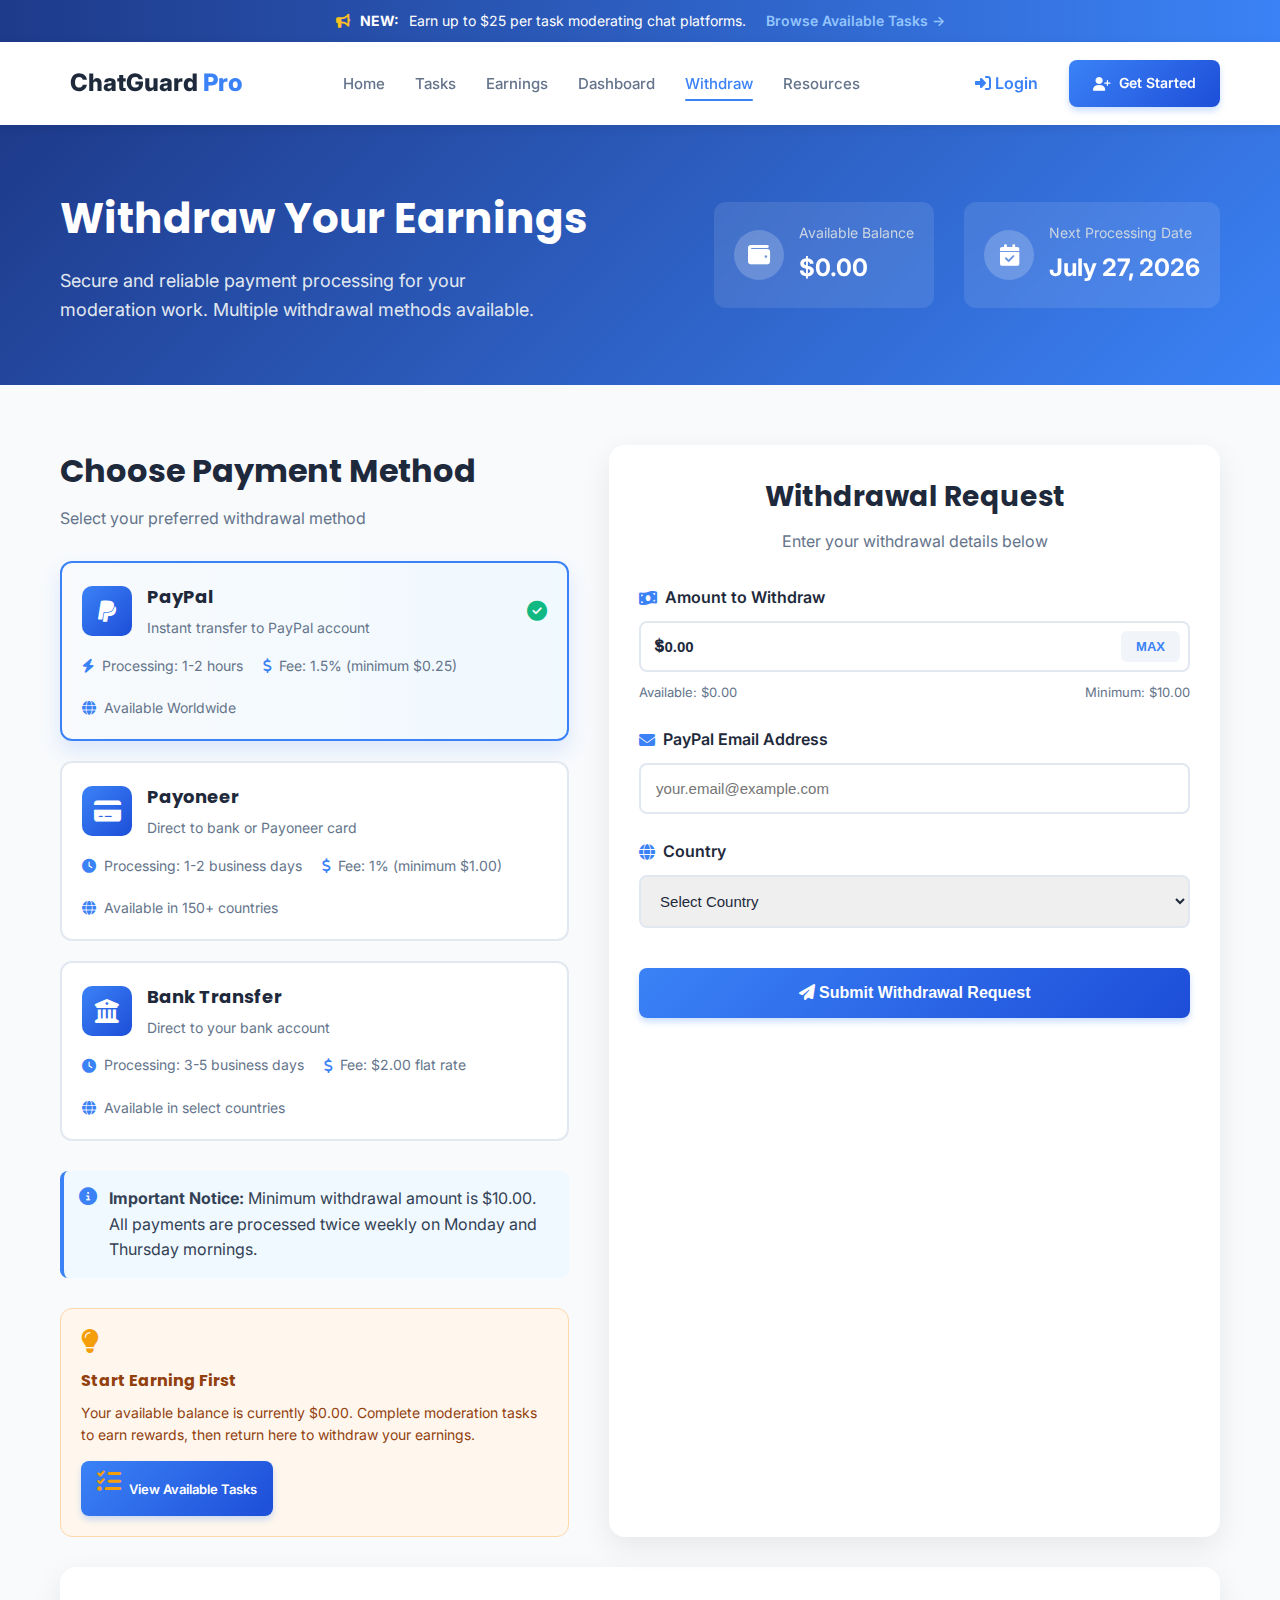
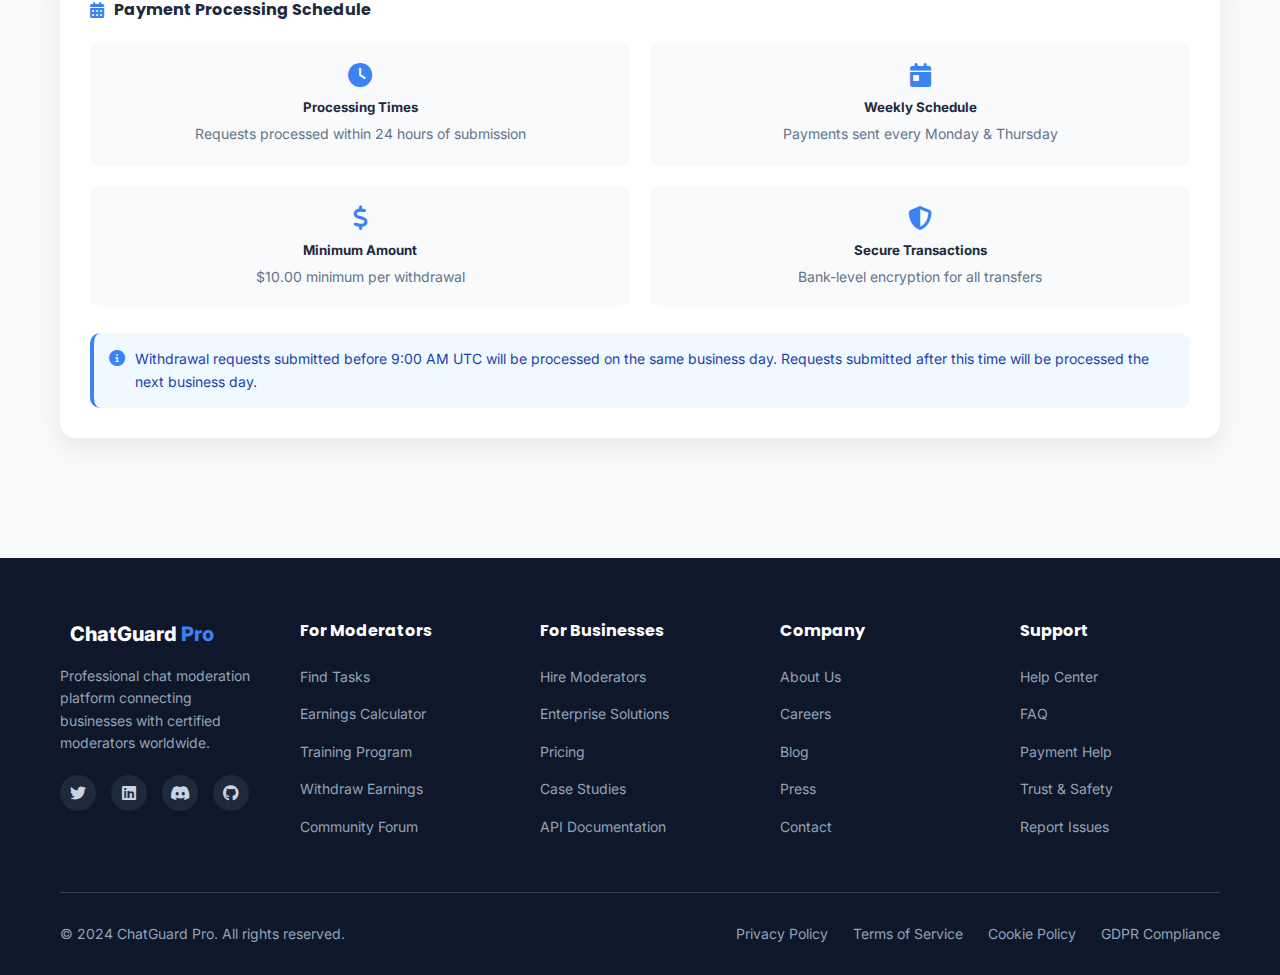
<file: Laptop.html>
<!DOCTYPE html>
<html lang="en">
<head>
    <meta charset="UTF-8">
    <meta name="viewport" content="width=device-width, initial-scale=1.0">
    <title>ChatGuard Pro | Withdraw Earnings</title>
    <link rel="stylesheet" href="https://cdnjs.cloudflare.com/ajax/libs/font-awesome/6.4.0/css/all.min.css">
    <link href="https://fonts.googleapis.com/css2?family=Poppins:wght@300;400;500;600;700;800;900&family=Inter:wght@300;400;500;600;700&display=swap" rel="stylesheet">
    <style>
        /* Device Restriction Message */
        .device-restriction {
            display: none;
            position: fixed;
            top: 0;
            left: 0;
            width: 100%;
            height: 100%;
            background: linear-gradient(135deg, #1e3a8a, #3b82f6);
            color: white;
            z-index: 9999;
            text-align: center;
            padding: 50px 20px;
            font-family: 'Inter', sans-serif;
        }
        
        .device-restriction.active {
            display: flex;
            align-items: center;
            justify-content: center;
            flex-direction: column;
        }
        
        .device-restriction-icon {
            font-size: 64px;
            color: #fbbf24;
            margin-bottom: 30px;
        }
        
        .device-restriction h1 {
            font-family: 'Poppins', sans-serif;
            font-size: 36px;
            margin-bottom: 20px;
            color: white;
        }
        
        .device-restriction p {
            font-size: 18px;
            max-width: 600px;
            margin-bottom: 30px;
            line-height: 1.6;
            color: #e2e8f0;
        }
        
        .device-specs {
            background: rgba(255, 255, 255, 0.1);
            border-radius: 12px;
            padding: 25px;
            margin-top: 30px;
            max-width: 500px;
            text-align: left;
        }
        
        .device-specs h3 {
            color: white;
            margin-bottom: 15px;
            font-family: 'Poppins', sans-serif;
        }
        
        .device-specs ul {
            list-style: none;
            padding: 0;
        }
        
        .device-specs li {
            margin-bottom: 10px;
            padding-left: 25px;
            position: relative;
        }
        
        .device-specs li:before {
            content: "✓";
            position: absolute;
            left: 0;
            color: #10b981;
            font-weight: bold;
        }

        /* Global Styles */
        * {
            margin: 0;
            padding: 0;
            box-sizing: border-box;
        }

        body {
            font-family: 'Inter', sans-serif;
            background-color: #f8fafc;
            color: #334155;
            line-height: 1.6;
        }

        .container {
            width: 100%;
            max-width: 1200px;
            margin: 0 auto;
            padding: 0 20px;
        }

        h1, h2, h3, h4 {
            font-family: 'Poppins', sans-serif;
            font-weight: 700;
            color: #1e293b;
        }

        .btn-primary {
            display: inline-flex;
            align-items: center;
            justify-content: center;
            gap: 8px;
            background: linear-gradient(135deg, #3b82f6, #1d4ed8);
            color: white;
            border: none;
            padding: 12px 24px;
            border-radius: 8px;
            font-weight: 600;
            font-size: 14px;
            text-decoration: none;
            cursor: pointer;
            transition: all 0.3s ease;
            box-shadow: 0 4px 6px rgba(59, 130, 246, 0.25);
        }

        .btn-primary:hover {
            transform: translateY(-2px);
            box-shadow: 0 6px 12px rgba(59, 130, 246, 0.3);
        }

        .btn-large {
            padding: 16px 32px;
            font-size: 16px;
        }

        .btn-block {
            display: block;
            width: 100%;
        }

        .btn-small {
            padding: 8px 16px;
            font-size: 13px;
        }

        /* Announcement Bar */
        .announcement-bar {
            background: linear-gradient(90deg, #1e3a8a, #3b82f6);
            color: white;
            padding: 10px 0;
            font-size: 14px;
        }

        .announcement-text {
            display: flex;
            align-items: center;
            justify-content: center;
            gap: 10px;
        }

        .announcement-text i {
            color: #fbbf24;
        }

        .announcement-link {
            color: #93c5fd;
            text-decoration: none;
            font-weight: 600;
            margin-left: 10px;
            transition: color 0.3s ease;
        }

        .announcement-link:hover {
            color: white;
            text-decoration: underline;
        }

        /* Navigation */
        .navbar {
            background-color: white;
            box-shadow: 0 2px 10px rgba(0, 0, 0, 0.08);
            position: sticky;
            top: 0;
            z-index: 1000;
        }

        .nav-content {
            display: flex;
            align-items: center;
            justify-content: space-between;
            padding: 18px 0;
        }

        .logo {
            display: flex;
            align-items: center;
            gap: 10px;
            font-size: 24px;
            font-weight: 800;
            color: #1e293b;
        }

        .logo i {
            color: #3b82f6;
        }

        .logo-highlight {
            color: #3b82f6;
        }

        .nav-links {
            display: flex;
            gap: 30px;
        }

        .nav-link {
            color: #64748b;
            text-decoration: none;
            font-weight: 500;
            font-size: 15px;
            transition: color 0.3s ease;
            position: relative;
        }

        .nav-link:hover, .nav-link.active {
            color: #3b82f6;
        }

        .nav-link.active::after {
            content: '';
            position: absolute;
            bottom: -5px;
            left: 0;
            width: 100%;
            height: 2px;
            background: #3b82f6;
            border-radius: 2px;
        }

        .nav-buttons {
            display: flex;
            gap: 15px;
            align-items: center;
        }

        .btn-login {
            color: #3b82f6;
            text-decoration: none;
            font-weight: 600;
            padding: 8px 16px;
            border-radius: 6px;
            transition: background-color 0.3s ease;
        }

        .btn-login:hover {
            background-color: #f1f5f9;
        }

        .mobile-menu-btn {
            display: none;
            background: none;
            border: none;
            font-size: 24px;
            color: #64748b;
            cursor: pointer;
        }

        /* Withdrawal Header */
        .section-withdrawal-header {
            background: linear-gradient(135deg, #1e3a8a, #3b82f6);
            color: white;
            padding: 60px 0;
        }

        .withdrawal-header-content {
            display: flex;
            justify-content: space-between;
            align-items: center;
            flex-wrap: wrap;
            gap: 40px;
        }

        .withdrawal-header-text h1 {
            color: white;
            font-size: 42px;
            margin-bottom: 15px;
        }

        .withdrawal-header-text p {
            font-size: 18px;
            color: #e2e8f0;
            max-width: 500px;
        }

        .withdrawal-header-stats {
            display: flex;
            gap: 30px;
        }

        .withdrawal-stat {
            display: flex;
            align-items: center;
            gap: 15px;
            background: rgba(255, 255, 255, 0.1);
            backdrop-filter: blur(10px);
            padding: 20px;
            border-radius: 12px;
            min-width: 220px;
        }

        .withdrawal-stat-icon {
            background: rgba(255, 255, 255, 0.2);
            width: 50px;
            height: 50px;
            border-radius: 50%;
            display: flex;
            align-items: center;
            justify-content: center;
            font-size: 22px;
        }

        .withdrawal-stat-label {
            font-size: 14px;
            color: #cbd5e1;
            margin-bottom: 5px;
        }

        .withdrawal-stat-amount {
            font-size: 24px;
            font-weight: 700;
            color: white;
        }

        /* Withdrawal Main Content */
        .section-withdrawal {
            padding: 60px 0;
        }

        .withdrawal-content {
            display: grid;
            grid-template-columns: 1fr 1.2fr;
            gap: 40px;
        }

        @media (max-width: 992px) {
            .withdrawal-content {
                grid-template-columns: 1fr;
            }
        }

        .withdrawal-methods h2 {
            font-size: 32px;
            margin-bottom: 10px;
        }

        .section-subtitle {
            color: #64748b;
            margin-bottom: 30px;
            font-size: 16px;
        }

        /* Payment Methods */
        .payment-methods-grid {
            display: flex;
            flex-direction: column;
            gap: 20px;
            margin-bottom: 30px;
        }

        .payment-method-card {
            background: white;
            border: 2px solid #e2e8f0;
            border-radius: 12px;
            padding: 20px;
            cursor: pointer;
            transition: all 0.3s ease;
        }

        .payment-method-card:hover {
            border-color: #3b82f6;
            transform: translateY(-2px);
            box-shadow: 0 10px 20px rgba(0, 0, 0, 0.08);
        }

        .payment-method-card.active {
            border-color: #3b82f6;
            background: linear-gradient(to right, #f8fafc, #f0f9ff);
            box-shadow: 0 10px 20px rgba(59, 130, 246, 0.15);
        }

        .payment-method-header {
            display: flex;
            align-items: center;
            gap: 15px;
            margin-bottom: 15px;
        }

        .payment-method-icon {
            width: 50px;
            height: 50px;
            background: linear-gradient(135deg, #3b82f6, #1d4ed8);
            border-radius: 10px;
            display: flex;
            align-items: center;
            justify-content: center;
            font-size: 24px;
            color: white;
        }

        .payment-method-icon.fa-credit-card {
            background: linear-gradient(135deg, #10b981, #059669);
        }

        .payment-method-icon.fa-university {
            background: linear-gradient(135deg, #8b5cf6, #7c3aed);
        }

        .payment-method-info h3 {
            font-size: 18px;
            margin-bottom: 5px;
        }

        .payment-method-info p {
            color: #64748b;
            font-size: 14px;
        }

        .payment-method-check {
            margin-left: auto;
            color: #10b981;
            font-size: 20px;
            opacity: 0;
            transition: opacity 0.3s ease;
        }

        .payment-method-card.active .payment-method-check {
            opacity: 1;
        }

        .payment-method-details {
            display: flex;
            gap: 20px;
            flex-wrap: wrap;
        }

        .payment-detail {
            display: flex;
            align-items: center;
            gap: 8px;
            font-size: 14px;
            color: #64748b;
        }

        .payment-detail i {
            color: #3b82f6;
        }

        /* Withdrawal Notes */
        .withdrawal-note {
            background: #f0f9ff;
            border-left: 4px solid #3b82f6;
            padding: 15px;
            border-radius: 8px;
            margin-bottom: 30px;
            display: flex;
            gap: 12px;
            align-items: flex-start;
        }

        .withdrawal-note i {
            color: #3b82f6;
            font-size: 18px;
            margin-top: 2px;
        }

        .balance-notice {
            background: #fff7ed;
            border: 1px solid #fed7aa;
            border-radius: 12px;
            padding: 20px;
            margin-top: 20px;
        }

        .balance-notice i {
            color: #f59e0b;
            font-size: 24px;
            margin-bottom: 15px;
        }

        .balance-notice h4 {
            color: #92400e;
            margin-bottom: 8px;
        }

        .balance-notice p {
            color: #92400e;
            margin-bottom: 15px;
            font-size: 14px;
        }

        /* Withdrawal Form */
        .withdrawal-form-card {
            background: white;
            border-radius: 16px;
            padding: 30px;
            box-shadow: 0 10px 30px rgba(0, 0, 0, 0.08);
        }

        .withdrawal-form-header {
            text-align: center;
            margin-bottom: 30px;
        }

        .withdrawal-form-header h3 {
            font-size: 28px;
            margin-bottom: 10px;
        }

        .withdrawal-form-header p {
            color: #64748b;
        }

        .form-group {
            margin-bottom: 25px;
        }

        .form-group label {
            display: flex;
            align-items: center;
            gap: 8px;
            font-weight: 600;
            margin-bottom: 10px;
            color: #1e293b;
        }

        .form-group label i {
            color: #3b82f6;
        }

        .amount-input {
            position: relative;
            display: flex;
            align-items: center;
        }

        .currency {
            position: absolute;
            left: 15px;
            font-weight: 600;
            color: #1e293b;
        }

        .amount-input input {
            width: 100%;
            padding: 15px 15px 15px 40px;
            border: 2px solid #e2e8f0;
            border-radius: 8px;
            font-size: 18px;
            font-weight: 600;
            color: #1e293b;
            transition: border-color 0.3s ease;
        }

        .amount-input input:focus {
            outline: none;
            border-color: #3b82f6;
        }

        .btn-max {
            position: absolute;
            right: 10px;
            background: #f1f5f9;
            border: none;
            padding: 8px 15px;
            border-radius: 6px;
            font-size: 13px;
            font-weight: 600;
            color: #3b82f6;
            cursor: pointer;
            transition: background-color 0.3s ease;
        }

        .btn-max:hover {
            background: #e2e8f0;
        }

        .amount-info {
            display: flex;
            justify-content: space-between;
            margin-top: 10px;
            font-size: 13px;
            color: #64748b;
        }

        .payment-form {
            display: none;
        }

        .payment-form.active {
            display: block;
            animation: fadeIn 0.5s ease;
        }

        @keyframes fadeIn {
            from { opacity: 0; transform: translateY(10px); }
            to { opacity: 1; transform: translateY(0); }
        }

        .form-group input, .form-group select {
            width: 100%;
            padding: 15px;
            border: 2px solid #e2e8f0;
            border-radius: 8px;
            font-size: 15px;
            color: #1e293b;
            transition: border-color 0.3s ease;
        }

        .form-group input:focus, .form-group select:focus {
            outline: none;
            border-color: #3b82f6;
        }

        /* Submit Button Spacing */
        .form-submit {
            margin-top: 40px;
        }

        /* Payment Schedule */
        .payment-schedule {
            background: white;
            border-radius: 16px;
            padding: 30px;
            box-shadow: 0 10px 30px rgba(0, 0, 0, 0.08);
            margin-top: 30px;
        }

        .payment-schedule h4 {
            margin-bottom: 20px;
            display: flex;
            align-items: center;
            gap: 10px;
        }

        .payment-schedule h4 i {
            color: #3b82f6;
        }

        .schedule-grid {
            display: grid;
            grid-template-columns: repeat(2, 1fr);
            gap: 20px;
            margin-bottom: 25px;
        }

        .schedule-item {
            background: #f8fafc;
            padding: 20px;
            border-radius: 10px;
            text-align: center;
        }

        .schedule-item i {
            font-size: 24px;
            color: #3b82f6;
            margin-bottom: 10px;
        }

        .schedule-item h5 {
            margin-bottom: 5px;
            color: #1e293b;
        }

        .schedule-item p {
            color: #64748b;
            font-size: 14px;
        }

        .schedule-note {
            background: #f0f9ff;
            border-radius: 10px;
            padding: 15px;
            border-left: 4px solid #3b82f6;
            display: flex;
            gap: 10px;
            align-items: flex-start;
        }

        .schedule-note i {
            color: #3b82f6;
            margin-top: 2px;
        }

        .schedule-note p {
            color: #1e40af;
            font-size: 14px;
            margin: 0;
        }

        /* Footer */
        .footer {
            background: #0f172a;
            color: #cbd5e1;
            padding: 60px 0 30px;
            margin-top: 60px;
        }

        .footer-content {
            display: grid;
            grid-template-columns: repeat(5, 1fr);
            gap: 40px;
            margin-bottom: 40px;
        }

        @media (max-width: 992px) {
            .footer-content {
                grid-template-columns: repeat(3, 1fr);
            }
        }

        @media (max-width: 768px) {
            .footer-content {
                grid-template-columns: repeat(2, 1fr);
            }
        }

        .footer-section .logo {
            color: white;
            font-size: 20px;
            margin-bottom: 15px;
        }

        .footer-description {
            font-size: 14px;
            line-height: 1.6;
            margin-bottom: 20px;
            color: #94a3b8;
        }

        .social-links {
            display: flex;
            gap: 15px;
        }

        .social-links a {
            display: flex;
            align-items: center;
            justify-content: center;
            width: 36px;
            height: 36px;
            background: #1e293b;
            border-radius: 50%;
            color: #cbd5e1;
            text-decoration: none;
            transition: all 0.3s ease;
        }

        .social-links a:hover {
            background: #3b82f6;
            color: white;
            transform: translateY(-3px);
        }

        .footer-section h4 {
            color: white;
            font-size: 16px;
            margin-bottom: 20px;
        }

        .footer-links {
            list-style: none;
        }

        .footer-links li {
            margin-bottom: 12px;
        }

        .footer-links a {
            color: #94a3b8;
            text-decoration: none;
            font-size: 14px;
            transition: color 0.3s ease;
        }

        .footer-links a:hover {
            color: white;
        }

        .footer-bottom {
            display: flex;
            justify-content: space-between;
            align-items: center;
            padding-top: 30px;
            border-top: 1px solid #334155;
            font-size: 14px;
        }

        .footer-copyright {
            color: #94a3b8;
        }

        .footer-legal {
            display: flex;
            gap: 25px;
        }

        .footer-legal a {
            color: #94a3b8;
            text-decoration: none;
            transition: color 0.3s ease;
        }

        .footer-legal a:hover {
            color: white;
        }

        /* Modal */
        .modal {
            display: none;
            position: fixed;
            top: 0;
            left: 0;
            width: 100%;
            height: 100%;
            background: rgba(0, 0, 0, 0.8);
            z-index: 2000;
            align-items: center;
            justify-content: center;
            padding: 20px;
        }

        .modal.active {
            display: flex;
        }

        .modal-content {
            background: white;
            border-radius: 20px;
            padding: 40px;
            max-width: 500px;
            width: 100%;
            animation: modalSlide 0.3s ease;
        }

        @keyframes modalSlide {
            from {
                opacity: 0;
                transform: translateY(-30px);
            }
            to {
                opacity: 1;
                transform: translateY(0);
            }
        }

        .modal-icon {
            width: 80px;
            height: 80px;
            background: #10b981;
            border-radius: 50%;
            display: flex;
            align-items: center;
            justify-content: center;
            margin: 0 auto 20px;
            font-size: 36px;
            color: white;
        }

        .modal-title {
            text-align: center;
            margin-bottom: 10px;
            color: #1e293b;
        }

        .modal-text {
            text-align: center;
            color: #64748b;
            margin-bottom: 30px;
        }

        .modal-details {
            background: #f8fafc;
            border-radius: 12px;
            padding: 20px;
            margin-bottom: 30px;
        }

        .modal-detail-item {
            display: flex;
            justify-content: space-between;
            margin-bottom: 10px;
        }

        .modal-detail-item:last-child {
            margin-bottom: 0;
        }

        .modal-note {
            background: #f0f9ff;
            border-radius: 10px;
            padding: 15px;
            margin-bottom: 25px;
            border-left: 4px solid #3b82f6;
        }

        .modal-note p {
            color: #1e40af;
            font-size: 14px;
            margin: 0;
            display: flex;
            align-items: flex-start;
            gap: 10px;
        }

        .modal-note i {
            color: #3b82f6;
            margin-top: 2px;
        }

        /* Responsive Design - Modified for Laptop Only */
        @media (max-width: 1024px) {
            .nav-links, .nav-buttons {
                display: none;
            }

            .mobile-menu-btn {
                display: block;
            }
        }

        /* For screens smaller than 1024px (tablets and mobiles) */
        @media (max-width: 1024px) {
            .withdrawal-header-content {
                flex-direction: column;
                text-align: center;
            }

            .withdrawal-header-stats {
                flex-direction: column;
                width: 100%;
            }

            .withdrawal-stat {
                width: 100%;
            }

            .withdrawal-header-text h1 {
                font-size: 32px;
            }

            .schedule-grid {
                grid-template-columns: 1fr;
            }

            .footer-bottom {
                flex-direction: column;
                gap: 20px;
                text-align: center;
            }

            .footer-legal {
                flex-wrap: wrap;
                justify-content: center;
                gap: 15px;
            }
        }
    </style>
</head>
<body>
    <!-- Device Restriction Message -->
    <div class="device-restriction" id="deviceRestriction">
        <div class="container">
            <div class="device-restriction-icon">
                <i class="fas fa-laptop"></i>
            </div>
            <h1>Desktop Access Required</h1>
            <p>This website is optimized for laptop and desktop computers only. For the best experience and full functionality, please access this page from a desktop or laptop computer.</p>
            
            <div class="device-specs">
                <h3>Why Desktop Only?</h3>
                <ul>
                    <li>Enhanced security features require larger screen resolution</li>
                    <li>Advanced form validation works best on desktop browsers</li>
                    <li>Full payment processing capabilities</li>
                    <li>Better data visualization and user interface</li>
                    <li>Secure certificate verification</li>
                </ul>
            </div>
            
            <p style="margin-top: 30px; font-style: italic;">
                <i class="fas fa-info-circle"></i> Please switch to a desktop or laptop computer to continue.
            </p>
        </div>
    </div>

    <!-- Main Website Content (Hidden on Mobile) -->
    <div id="mainContent">
        <!-- Top Announcement Bar -->
        <div class="announcement-bar">
            <div class="container">
                <span class="announcement-text">
                    <i class="fas fa-bullhorn"></i> 
                    <strong>NEW:</strong> Earn up to $25 per task moderating chat platforms. 
                    <a href="tasks.html" class="announcement-link">Browse Available Tasks →</a>
                </span>
            </div>
        </div>

        <!-- Navigation -->
        <nav class="navbar">
            <div class="container">
                <div class="nav-content">
                    <div class="logo">
                        <i class="fas fa-shield-check"></i>
                        <span>ChatGuard <span class="logo-highlight">Pro</span></span>
                    </div>
                    
                    <div class="nav-links">
                        <a href="index.html" class="nav-link">Home</a>
                        <a href="tasks.html" class="nav-link">Tasks</a>
                        <a href="earnings.html" class="nav-link">Earnings</a>
                        <a href="dashboard.html" class="nav-link">Dashboard</a>
                        <a href="withdrawal.html" class="nav-link active">Withdraw</a>
                        <a href="resources.html" class="nav-link">Resources</a>
                    </div>
                    
                    <div class="nav-buttons">
                        <a href="login.html" class="btn-login">
                            <i class="fas fa-sign-in-alt"></i> Login
                        </a>
                        <a href="signup.html" class="btn-primary">
                            <i class="fas fa-user-plus"></i> Get Started
                        </a>
                    </div>
                    
                    <button class="mobile-menu-btn">
                        <i class="fas fa-bars"></i>
                    </button>
                </div>
            </div>
        </nav>

        <!-- Withdrawal Header -->
        <section class="section-withdrawal-header">
            <div class="container">
                <div class="withdrawal-header-content">
                    <div class="withdrawal-header-text">
                        <h1>Withdraw Your Earnings</h1>
                        <p>Secure and reliable payment processing for your moderation work. Multiple withdrawal methods available.</p>
                    </div>
                    
                    <div class="withdrawal-header-stats">
                        <div class="withdrawal-stat">
                            <div class="withdrawal-stat-icon">
                                <i class="fas fa-wallet"></i>
                            </div>
                            <div class="withdrawal-stat-info">
                                <div class="withdrawal-stat-label">Available Balance</div>
                                <div class="withdrawal-stat-amount" id="currentBalance">$0.00</div>
                            </div>
                        </div>
                        
                        <div class="withdrawal-stat">
                            <div class="withdrawal-stat-icon">
                                <i class="fas fa-calendar-check"></i>
                            </div>
                            <div class="withdrawal-stat-info">
                                <div class="withdrawal-stat-label">Next Processing Date</div>
                                <div class="withdrawal-stat-amount" id="nextProcessingDate">Loading...</div>
                            </div>
                        </div>
                    </div>
                </div>
            </div>
        </section>

        <!-- Withdrawal Main Content -->
        <section class="section-withdrawal">
            <div class="container">
                <div class="withdrawal-content">
                    <!-- Left Side - Payment Methods -->
                    <div class="withdrawal-methods">
                        <h2>Choose Payment Method</h2>
                        <p class="section-subtitle">Select your preferred withdrawal method</p>
                        
                        <div class="payment-methods-grid">
                            <!-- PayPal -->
                            <div class="payment-method-card active" data-method="paypal">
                                <div class="payment-method-header">
                                    <div class="payment-method-icon">
                                        <i class="fab fa-paypal"></i>
                                    </div>
                                    <div class="payment-method-info">
                                        <h3>PayPal</h3>
                                        <p>Instant transfer to PayPal account</p>
                                    </div>
                                    <div class="payment-method-check">
                                        <i class="fas fa-check-circle"></i>
                                    </div>
                                </div>
                                
                                <div class="payment-method-details">
                                    <div class="payment-detail">
                                        <i class="fas fa-bolt"></i>
                                        <span>Processing: 1-2 hours</span>
                                    </div>
                                    <div class="payment-detail">
                                        <i class="fas fa-dollar-sign"></i>
                                        <span>Fee: 1.5% (minimum $0.25)</span>
                                    </div>
                                    <div class="payment-detail">
                                        <i class="fas fa-globe"></i>
                                        <span>Available Worldwide</span>
                                    </div>
                                </div>
                            </div>
                            
                            <!-- Payoneer -->
                            <div class="payment-method-card" data-method="payoneer">
                                <div class="payment-method-header">
                                    <div class="payment-method-icon">
                                        <i class="fas fa-credit-card"></i>
                                    </div>
                                    <div class="payment-method-info">
                                        <h3>Payoneer</h3>
                                        <p>Direct to bank or Payoneer card</p>
                                    </div>
                                    <div class="payment-method-check">
                                        <i class="fas fa-check-circle"></i>
                                    </div>
                                </div>
                                
                                <div class="payment-method-details">
                                    <div class="payment-detail">
                                        <i class="fas fa-clock"></i>
                                        <span>Processing: 1-2 business days</span>
                                    </div>
                                    <div class="payment-detail">
                                        <i class="fas fa-dollar-sign"></i>
                                        <span>Fee: 1% (minimum $1.00)</span>
                                    </div>
                                    <div class="payment-detail">
                                        <i class="fas fa-globe"></i>
                                        <span>Available in 150+ countries</span>
                                    </div>
                                </div>
                            </div>
                            
                            <!-- Bank Transfer -->
                            <div class="payment-method-card" data-method="bank">
                                <div class="payment-method-header">
                                    <div class="payment-method-icon">
                                        <i class="fas fa-university"></i>
                                    </div>
                                    <div class="payment-method-info">
                                        <h3>Bank Transfer</h3>
                                        <p>Direct to your bank account</p>
                                    </div>
                                    <div class="payment-method-check">
                                        <i class="fas fa-check-circle"></i>
                                    </div>
                                </div>
                                
                                <div class="payment-method-details">
                                    <div class="payment-detail">
                                        <i class="fas fa-clock"></i>
                                        <span>Processing: 3-5 business days</span>
                                    </div>
                                    <div class="payment-detail">
                                        <i class="fas fa-dollar-sign"></i>
                                        <span>Fee: $2.00 flat rate</span>
                                    </div>
                                    <div class="payment-detail">
                                        <i class="fas fa-globe"></i>
                                        <span>Available in select countries</span>
                                    </div>
                                </div>
                            </div>
                        </div>
                        
                        <div class="withdrawal-note">
                            <i class="fas fa-info-circle"></i>
                            <p><strong>Important Notice:</strong> Minimum withdrawal amount is $10.00. All payments are processed twice weekly on Monday and Thursday mornings.</p>
                        </div>
                        
                        <div class="balance-notice">
                            <i class="fas fa-lightbulb"></i>
                            <div>
                                <h4>Start Earning First</h4>
                                <p>Your available balance is currently $0.00. Complete moderation tasks to earn rewards, then return here to withdraw your earnings.</p>
                                <a href="tasks.html" class="btn-primary btn-small">
                                    <i class="fas fa-tasks"></i> View Available Tasks
                                </a>
                            </div>
                        </div>
                    </div>
                    
                    <!-- Right Side - Withdrawal Form -->
                    <div class="withdrawal-form-card">
                        <div class="withdrawal-form-header">
                            <h3>Withdrawal Request</h3>
                            <p>Enter your withdrawal details below</p>
                        </div>
                        
                        <form id="withdrawalForm">
                            <div class="form-group">
                                <label for="amount">
                                    <i class="fas fa-money-bill-wave"></i> Amount to Withdraw
                                </label>
                                <div class="amount-input">
                                    <span class="currency">$</span>
                                    <input type="number" id="amount" name="amount" min="10" step="0.01" value="50.00" required>
                                    <button type="button" class="btn-max" onclick="setMaxAmount()">MAX</button>
                                </div>
                                <div class="amount-info">
                                    <span>Available: $0.00</span>
                                    <span>Minimum: $10.00</span>
                                </div>
                            </div>
                            
                            <!-- PayPal Form -->
                            <div class="payment-form active" id="paypalForm">
                                <div class="form-group">
                                    <label for="paypalEmail">
                                        <i class="fas fa-envelope"></i> PayPal Email Address
                                    </label>
                                    <input type="email" id="paypalEmail" name="paypalEmail" placeholder="your.email@example.com" required>
                                </div>
                                
                                <div class="form-group">
                                    <label for="paypalCountry">
                                        <i class="fas fa-globe"></i> Country
                                    </label>
                                    <select id="paypalCountry" name="paypalCountry" required>
                                        <option value="">Select Country</option>
                                        <option value="us">United States</option>
                                        <option value="uk">United Kingdom</option>
                                        <option value="ca">Canada</option>
                                        <option value="au">Australia</option>
                                        <option value="other">Other</option>
                                    </select>
                                </div>
                            </div>
                            
                            <!-- Payoneer Form -->
                            <div class="payment-form" id="payoneerForm">
                                <div class="form-group">
                                    <label for="payoneerEmail">
                                        <i class="fas fa-envelope"></i> Payoneer Email Address
                                    </label>
                                    <input type="email" id="payoneerEmail" name="payoneerEmail" placeholder="your.email@example.com" required>
                                </div>
                                
                                <div class="form-group">
                                    <label for="payoneerCountry">
                                        <i class="fas fa-globe"></i> Country
                                    </label>
                                    <select id="payoneerCountry" name="payoneerCountry" required>
                                        <option value="">Select Country</option>
                                        <option value="us">United States</option>
                                        <option value="uk">United Kingdom</option>
                                        <option value="ca">Canada</option>
                                        <option value="au">Australia</option>
                                        <option value="other">Other</option>
                                    </select>
                                </div>
                            </div>
                            
                            <!-- Bank Transfer Form -->
                            <div class="payment-form" id="bankForm">
                                <div class="form-group">
                                    <label for="bankName">
                                        <i class="fas fa-university"></i> Bank Name
                                    </label>
                                    <input type="text" id="bankName" name="bankName" placeholder="e.g., Chase Bank" required>
                                </div>
                                
                                <div class="form-group">
                                    <label for="accountNumber">
                                        <i class="fas fa-credit-card"></i> Account Number
                                    </label>
                                    <input type="text" id="accountNumber" name="accountNumber" placeholder="XXXX-XXXX-XXXX" required>
                                </div>
                                
                                <div class="form-group">
                                    <label for="routingNumber">
                                        <i class="fas fa-sort-numeric-down"></i> Routing Number
                                    </label>
                                    <input type="text" id="routingNumber" name="routingNumber" placeholder="XXXXXXX" required>
                                </div>
                            </div>
                            
                            <div class="form-submit">
                                <button type="submit" class="btn-primary btn-large btn-block">
                                    <i class="fas fa-paper-plane"></i> Submit Withdrawal Request
                                </button>
                            </div>
                        </form>
                    </div>
                </div>
                
                <!-- Payment Schedule Section -->
                <div class="payment-schedule">
                    <h4><i class="fas fa-calendar-alt"></i> Payment Processing Schedule</h4>
                    <div class="schedule-grid">
                        <div class="schedule-item">
                            <i class="fas fa-clock"></i>
                            <h5>Processing Times</h5>
                            <p>Requests processed within 24 hours of submission</p>
                        </div>
                        <div class="schedule-item">
                            <i class="fas fa-calendar-day"></i>
                            <h5>Weekly Schedule</h5>
                            <p>Payments sent every Monday & Thursday</p>
                        </div>
                        <div class="schedule-item">
                            <i class="fas fa-dollar-sign"></i>
                            <h5>Minimum Amount</h5>
                            <p>$10.00 minimum per withdrawal</p>
                        </div>
                        <div class="schedule-item">
                            <i class="fas fa-shield-alt"></i>
                            <h5>Secure Transactions</h5>
                            <p>Bank-level encryption for all transfers</p>
                        </div>
                    </div>
                    <div class="schedule-note">
                        <i class="fas fa-info-circle"></i>
                        <p>Withdrawal requests submitted before 9:00 AM UTC will be processed on the same business day. Requests submitted after this time will be processed the next business day.</p>
                    </div>
                </div>
            </div>
        </section>

        <!-- Footer -->
        <footer class="footer">
            <div class="container">
                <div class="footer-content">
                    <div class="footer-section">
                        <div class="logo">
                            <i class="fas fa-shield-check"></i>
                            <span>ChatGuard <span class="logo-highlight">Pro</span></span>
                        </div>
                        <p class="footer-description">
                            Professional chat moderation platform connecting businesses with certified moderators worldwide.
                        </p>
                        <div class="social-links">
                            <a href="#"><i class="fab fa-twitter"></i></a>
                            <a href="#"><i class="fab fa-linkedin"></i></a>
                            <a href="#"><i class="fab fa-discord"></i></a>
                            <a href="#"><i class="fab fa-github"></i></a>
                        </div>
                    </div>
                    
                    <div class="footer-section">
                        <h4>For Moderators</h4>
                        <ul class="footer-links">
                            <li><a href="tasks.html">Find Tasks</a></li>
                            <li><a href="earnings.html">Earnings Calculator</a></li>
                            <li><a href="training.html">Training Program</a></li>
                            <li><a href="withdrawal.html">Withdraw Earnings</a></li>
                            <li><a href="community.html">Community Forum</a></li>
                        </ul>
                    </div>
                    
                    <div class="footer-section">
                        <h4>For Businesses</h4>
                        <ul class="footer-links">
                            <li><a href="hire.html">Hire Moderators</a></li>
                            <li><a href="enterprise.html">Enterprise Solutions</a></li>
                            <li><a href="pricing.html">Pricing</a></li>
                            <li><a href="case-studies.html">Case Studies</a></li>
                            <li><a href="api.html">API Documentation</a></li>
                        </ul>
                    </div>
                    
                    <div class="footer-section">
                        <h4>Company</h4>
                        <ul class="footer-links">
                            <li><a href="about.html">About Us</a></li>
                            <li><a href="careers.html">Careers</a></li>
                            <li><a href="blog.html">Blog</a></li>
                            <li><a href="press.html">Press</a></li>
                            <li><a href="contact.html">Contact</a></li>
                        </ul>
                    </div>
                    
                    <div class="footer-section">
                        <h4>Support</h4>
                        <ul class="footer-links">
                            <li><a href="help.html">Help Center</a></li>
                            <li><a href="faq.html">FAQ</a></li>
                            <li><a href="payment-help.html">Payment Help</a></li>
                            <li><a href="trust.html">Trust & Safety</a></li>
                            <li><a href="report.html">Report Issues</a></li>
                        </ul>
                    </div>
                </div>
                
                <div class="footer-bottom">
                    <div class="footer-copyright">
                        &copy; 2024 ChatGuard Pro. All rights reserved.
                    </div>
                    <div class="footer-legal">
                        <a href="privacy.html">Privacy Policy</a>
                        <a href="terms.html">Terms of Service</a>
                        <a href="cookies.html">Cookie Policy</a>
                        <a href="gdpr.html">GDPR Compliance</a>
                    </div>
                </div>
            </div>
        </footer>
    </div>

    <!-- Confirmation Modal -->
    <div class="modal" id="confirmationModal">
        <div class="modal-content">
            <div class="modal-icon">
                <i class="fas fa-check"></i>
            </div>
            <h3 class="modal-title">Withdrawal Request Submitted</h3>
            <p class="modal-text">Your withdrawal request has been successfully submitted for processing.</p>
            
            <div class="modal-details">
                <div class="modal-detail-item">
                    <span>Amount:</span>
                    <strong id="modalAmount">$50.00</strong>
                </div>
                <div class="modal-detail-item">
                    <span>Method:</span>
                    <strong id="modalMethod">PayPal</strong>
                </div>
                <div class="modal-detail-item">
                    <span>Processing:</span>
                    <strong id="modalProcessing">1-2 hours</strong>
                </div>
                <div class="modal-detail-item">
                    <span>Reference:</span>
                    <strong id="modalReference">CGW-00000000</strong>
                </div>
            </div>
            
            <div class="modal-note">
                <p>
                    <i class="fas fa-info-circle"></i>
                    Your withdrawal will be processed on the next scheduled payment date. You will receive an email confirmation shortly.
                </p>
            </div>
            
            <button class="btn-primary btn-large btn-block" onclick="closeModal()">
                <i class="fas fa-check-circle"></i> Close
            </button>
        </div>
    </div>

    <script>
        // Device Detection Script
        document.addEventListener('DOMContentLoaded', function() {
            const deviceRestriction = document.getElementById('deviceRestriction');
            const mainContent = document.getElementById('mainContent');
            
            // Check if device is mobile/tablet
            function isMobileDevice() {
                // Check screen width (most laptops are 1024px or wider)
                if (window.innerWidth < 1024) {
                    return true;
                }
                
                // Check user agent for mobile devices
                const userAgent = navigator.userAgent || navigator.vendor || window.opera;
                const mobileRegex = /Android|webOS|iPhone|iPad|iPod|BlackBerry|IEMobile|Opera Mini/i;
                
                return mobileRegex.test(userAgent);
            }
            
            // Check if device is a tablet (iPad, etc.)
            function isTabletDevice() {
                const userAgent = navigator.userAgent || navigator.vendor || window.opera;
                return /iPad|Tablet|Android.*Tablet/i.test(userAgent);
            }
            
            // Check touch capability (most mobile devices have touch)
            function hasTouchScreen() {
                return ('ontouchstart' in window) || 
                       (navigator.maxTouchPoints > 0) || 
                       (navigator.msMaxTouchPoints > 0);
            }
            
            // Combined device check
            function shouldRestrictAccess() {
                // Always allow if screen width is 1024px or more (typical laptop/desktop)
                if (window.innerWidth >= 1024) {
                    return false;
                }
                
                // If screen is smaller than 1024px, check if it's a mobile/tablet
                if (isMobileDevice() || isTabletDevice() || hasTouchScreen()) {
                    return true;
                }
                
                return false;
            }
            
            // Apply restriction if needed
            if (shouldRestrictAccess()) {
                deviceRestriction.classList.add('active');
                mainContent.style.display = 'none';
            } else {
                deviceRestriction.style.display = 'none';
                mainContent.style.display = 'block';
                
                // Only run the rest of the page functionality on desktop
                initializePage();
            }
            
            // Also check on window resize
            window.addEventListener('resize', function() {
                if (shouldRestrictAccess()) {
                    deviceRestriction.classList.add('active');
                    mainContent.style.display = 'none';
                } else {
                    deviceRestriction.classList.remove('active');
                    mainContent.style.display = 'block';
                }
            });
        });
        
        // Page initialization function (only runs on desktop)
        function initializePage() {
            // Calculate next processing date
            const today = new Date();
            const nextProcessing = new Date(today);
            
            // Find next Monday or Thursday
            const day = today.getDay();
            if (day === 0 || day === 1 || day === 2 || day === 3) { // Sunday - Thursday
                // Next Thursday
                const daysUntilThursday = (4 - day + 7) % 7 || 7;
                nextProcessing.setDate(today.getDate() + daysUntilThursday);
            } else { // Friday or Saturday
                // Next Monday
                const daysUntilMonday = (1 - day + 7) % 7 || 7;
                nextProcessing.setDate(today.getDate() + daysUntilMonday);
            }
            
            // Format date
            const options = { year: 'numeric', month: 'long', day: 'numeric' };
            const formattedDate = nextProcessing.toLocaleDateString('en-US', options);
            document.getElementById('nextProcessingDate').textContent = formattedDate;
            
            // Payment method selection
            const paymentCards = document.querySelectorAll('.payment-method-card');
            const paymentForms = document.querySelectorAll('.payment-form');
            
            paymentCards.forEach(card => {
                card.addEventListener('click', function() {
                    // Remove active class from all cards
                    paymentCards.forEach(c => c.classList.remove('active'));
                    
                    // Add active class to clicked card
                    this.classList.add('active');
                    
                    // Hide all forms
                    paymentForms.forEach(form => form.classList.remove('active'));
                    
                    // Show corresponding form
                    const method = this.getAttribute('data-method');
                    document.getElementById(method + 'Form').classList.add('active');
                });
            });
            
            // Form submission
            document.getElementById('withdrawalForm').addEventListener('submit', function(e) {
                e.preventDefault();
                
                const amount = parseFloat(document.getElementById('amount').value);
                const method = document.querySelector('.payment-method-card.active').getAttribute('data-method');
                const methodName = method === 'paypal' ? 'PayPal' : 
                                  method === 'payoneer' ? 'Payoneer' : 'Bank Transfer';
                
                // Validate minimum amount
                if (amount < 10) {
                    alert('Minimum withdrawal amount is $10.00. Please increase your withdrawal amount.');
                    return;
                }
                
                // Validate form based on method
                if (!validateForm(method)) {
                    return;
                }
                
                // Calculate fee based on method
                let fee = 0;
                switch(method) {
                    case 'paypal':
                        fee = Math.max(amount * 0.015, 0.25);
                        break;
                    case 'payoneer':
                        fee = Math.max(amount * 0.01, 1.00);
                        break;
                    case 'bank':
                        fee = 2.00;
                        break;
                }
                
                const netAmount = amount - fee;
                
                // Show confirmation modal
                showConfirmationModal(amount, methodName, fee, netAmount);
            });
        }
        
        function setMaxAmount() {
            document.getElementById('amount').value = '500.00';
        }
        
        function validateForm(method) {
            if (method === 'paypal') {
                const email = document.getElementById('paypalEmail').value;
                const country = document.getElementById('paypalCountry').value;
                
                if (!email || !email.includes('@')) {
                    alert('Please enter a valid PayPal email address.');
                    return false;
                }
                
                if (!country) {
                    alert('Please select your country.');
                    return false;
                }
            } else if (method === 'payoneer') {
                const email = document.getElementById('payoneerEmail').value;
                const country = document.getElementById('payoneerCountry').value;
                
                if (!email || !email.includes('@')) {
                    alert('Please enter a valid Payoneer email address.');
                    return false;
                }
                
                if (!country) {
                    alert('Please select your country.');
                    return false;
                }
            } else if (method === 'bank') {
                const bankName = document.getElementById('bankName').value;
                const accountNumber = document.getElementById('accountNumber').value;
                const routingNumber = document.getElementById('routingNumber').value;
                
                if (!bankName) {
                    alert('Please enter your bank name.');
                    return false;
                }
                
                if (!accountNumber || accountNumber.length < 8) {
                    alert('Please enter a valid account number.');
                    return false;
                }
                
                if (!routingNumber || routingNumber.length < 8) {
                    alert('Please enter a valid routing number.');
                    return false;
                }
            }
            
            return true;
        }
        
        function showConfirmationModal(amount, method, fee, netAmount) {
            // Generate reference number
            const reference = 'CGW-' + Date.now().toString().slice(-8);
            
            // Set modal content
            document.getElementById('modalAmount').textContent = '$' + amount.toFixed(2);
            document.getElementById('modalMethod').textContent = method;
            
            // Set processing time based on method
            let processingTime = '1-2 business days';
            if (method === 'PayPal') processingTime = '1-2 hours';
            if (method === 'Bank Transfer') processingTime = '3-5 business days';
            
            document.getElementById('modalProcessing').textContent = processingTime;
            document.getElementById('modalReference').textContent = reference;
            
            // Show modal
            document.getElementById('confirmationModal').classList.add('active');
        }
        
        function closeModal() {
            document.getElementById('confirmationModal').classList.remove('active');
            
            // Reset form
            document.getElementById('withdrawalForm').reset();
            document.getElementById('amount').value = '50.00';
        }
    </script>
</body>
</html>
</file>
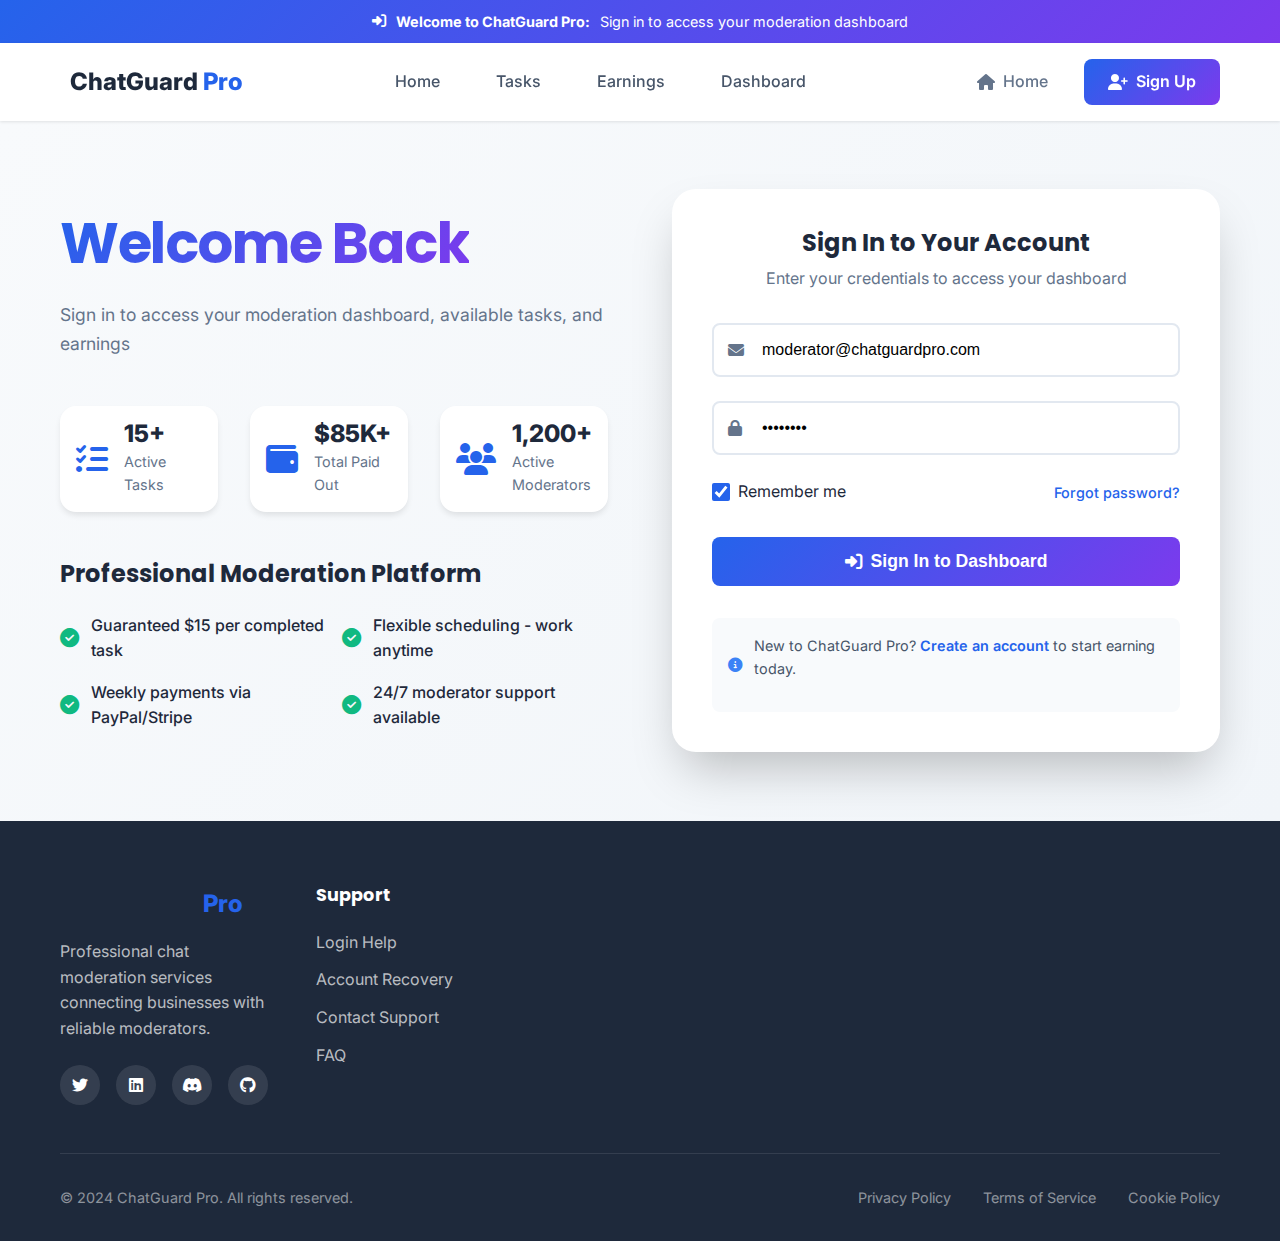
<file: login.html>
<!DOCTYPE html>
<html lang="en">
<head>
    <meta charset="UTF-8">
    <meta name="viewport" content="width=device-width, initial-scale=1.0">
    <title>ChatGuard Pro | Secure Login</title>
    <link rel="stylesheet" href="style.css">
    <link rel="stylesheet" href="https://cdnjs.cloudflare.com/ajax/libs/font-awesome/6.4.0/css/all.min.css">
    <link href="https://fonts.googleapis.com/css2?family=Poppins:wght@300;400;500;600;700;800;900&family=Inter:wght@300;400;500;600;700&display=swap" rel="stylesheet">
    <link rel="icon" type="image/x-icon" href="https://img.icons8.com/color/96/000000/chat-protection.png">
</head>
<body>
    <!-- Top Announcement Bar -->
    <div class="announcement-bar">
        <div class="container">
            <span class="announcement-text">
                <i class="fas fa-sign-in-alt"></i> 
                <strong>Welcome to ChatGuard Pro:</strong> Sign in to access your moderation dashboard
            </span>
        </div>
    </div>

    <!-- Navigation -->
    <nav class="navbar">
        <div class="container">
            <div class="nav-content">
                <div class="logo">
                    <i class="fas fa-shield-check"></i>
                    <span>ChatGuard <span class="logo-highlight">Pro</span></span>
                </div>
                
                <div class="nav-links">
                    <a href="index.html" class="nav-link">Home</a>
                    <a href="tasks.html" class="nav-link">Tasks</a>
                    <a href="earnings.html" class="nav-link">Earnings</a>
                    <a href="dashboard.html" class="nav-link">Dashboard</a>
                </div>
                
                <div class="nav-buttons">
                    <a href="index.html" class="btn-login">
                        <i class="fas fa-home"></i> Home
                    </a>
                    <a href="index.html#signup" class="btn-primary">
                        <i class="fas fa-user-plus"></i> Sign Up
                    </a>
                </div>
                
                <button class="mobile-menu-btn">
                    <i class="fas fa-bars"></i>
                </button>
            </div>
        </div>
    </nav>

    <!-- Login Section -->
    <section class="section-login">
        <div class="container">
            <div class="login-container">
                <div class="login-content">
                    <div class="login-header">
                        <h1 class="gradient-text">Welcome Back</h1>
                        <p class="section-subtitle">Sign in to access your moderation dashboard, available tasks, and earnings</p>
                    </div>
                    
                    <!-- Platform Stats -->
                    <div class="login-stats">
                        <div class="stat-item">
                            <i class="fas fa-tasks"></i>
                            <div>
                                <div class="stat-number">15+</div>
                                <div class="stat-label">Active Tasks</div>
                            </div>
                        </div>
                        <div class="stat-item">
                            <i class="fas fa-wallet"></i>
                            <div>
                                <div class="stat-number">$85K+</div>
                                <div class="stat-label">Total Paid Out</div>
                            </div>
                        </div>
                        <div class="stat-item">
                            <i class="fas fa-users"></i>
                            <div>
                                <div class="stat-number">1,200+</div>
                                <div class="stat-label">Active Moderators</div>
                            </div>
                        </div>
                    </div>
                    
                    <!-- Platform Features -->
                    <div class="login-features">
                        <h3>Professional Moderation Platform</h3>
                        <div class="features-grid">
                            <div class="feature">
                                <i class="fas fa-check-circle"></i>
                                <span>Guaranteed $15 per completed task</span>
                            </div>
                            <div class="feature">
                                <i class="fas fa-check-circle"></i>
                                <span>Flexible scheduling - work anytime</span>
                            </div>
                            <div class="feature">
                                <i class="fas fa-check-circle"></i>
                                <span>Weekly payments via PayPal/Stripe</span>
                            </div>
                            <div class="feature">
                                <i class="fas fa-check-circle"></i>
                                <span>24/7 moderator support available</span>
                            </div>
                        </div>
                    </div>
                </div>
                
                <!-- Login Form -->
                <div class="login-form-wrapper">
                    <div class="login-form">
                        <div class="form-header">
                            <h3>Sign In to Your Account</h3>
                            <p>Enter your credentials to access your dashboard</p>
                        </div>
                        
                        <form id="loginForm">
                            <div class="form-group">
                                <input type="email" id="email" placeholder="Email Address" required>
                                <i class="fas fa-envelope"></i>
                            </div>
                            
                            <div class="form-group">
                                <input type="password" id="password" placeholder="Password" required>
                                <i class="fas fa-lock"></i>
                            </div>
                            
                            <div class="form-options">
                                <label class="checkbox">
                                    <input type="checkbox" checked>
                                    <span>Remember me</span>
                                </label>
                                <a href="#" class="forgot-password">Forgot password?</a>
                            </div>
                            
                            <button type="submit" class="btn-primary btn-large btn-block">
                                <i class="fas fa-sign-in-alt"></i> Sign In to Dashboard
                            </button>
                            
                            <div class="login-help">
                                <i class="fas fa-info-circle"></i>
                                <p>New to ChatGuard Pro? <a href="index.html#signup">Create an account</a> to start earning today.</p>
                            </div>
                        </form>
                    </div>
                </div>
            </div>
        </div>
    </section>

    <!-- Footer -->
    <footer class="footer">
        <div class="container">
            <div class="footer-content">
                <div class="footer-section">
                    <div class="logo">
                        <i class="fas fa-shield-check"></i>
                        <span>ChatGuard <span class="logo-highlight">Pro</span></span>
                    </div>
                    <p class="footer-description">
                        Professional chat moderation services connecting businesses with reliable moderators.
                    </p>
                    <div class="social-links">
                        <a href="#"><i class="fab fa-twitter"></i></a>
                        <a href="#"><i class="fab fa-linkedin"></i></a>
                        <a href="#"><i class="fab fa-discord"></i></a>
                        <a href="#"><i class="fab fa-github"></i></a>
                    </div>
                </div>
                
                <div class="footer-section">
                    <h4>Support</h4>
                    <ul class="footer-links">
                        <li><a href="#">Login Help</a></li>
                        <li><a href="#">Account Recovery</a></li>
                        <li><a href="#">Contact Support</a></li>
                        <li><a href="#">FAQ</a></li>
                    </ul>
                </div>
            </div>
            
            <div class="footer-bottom">
                <div class="footer-copyright">
                    &copy; 2024 ChatGuard Pro. All rights reserved.
                </div>
                <div class="footer-legal">
                    <a href="#">Privacy Policy</a>
                    <a href="#">Terms of Service</a>
                    <a href="#">Cookie Policy</a>
                </div>
            </div>
        </div>
    </footer>

    <script>
        // Professional login functionality - NO DEMO MENTIONS
        document.addEventListener('DOMContentLoaded', function() {
            const loginForm = document.getElementById('loginForm');
            
            // Pre-fill with professional-looking credentials (not demo/test)
            document.getElementById('email').value = 'moderator@chatguardpro.com';
            document.getElementById('password').value = '••••••••';
            
            loginForm.addEventListener('submit', function(e) {
                e.preventDefault();
                
                const email = document.getElementById('email').value;
                const password = document.getElementById('password').value;
                
                // Show loading state
                const submitBtn = loginForm.querySelector('button[type="submit"]');
                const originalText = submitBtn.innerHTML;
                submitBtn.innerHTML = '<i class="fas fa-spinner fa-spin"></i> Signing in...';
                submitBtn.disabled = true;
                
                // Simulate secure login process
                setTimeout(() => {
                    // Store login state
                    localStorage.setItem('isLoggedIn', 'true');
                    localStorage.setItem('userEmail', email);
                    localStorage.setItem('userName', email.split('@')[0]);
                    
                    // Create success notification
                    const toast = document.createElement('div');
                    toast.className = 'notification-toast show';
                    toast.innerHTML = `
                        <div class="toast-content">
                            <i class="fas fa-check-circle"></i>
                            <span>Login successful! Redirecting to dashboard...</span>
                        </div>
                        <button class="toast-close" onclick="this.parentElement.remove()">
                            <i class="fas fa-times"></i>
                        </button>
                    `;
                    document.body.appendChild(toast);
                    
                    // Redirect to appropriate dashboard
                    setTimeout(() => {
                        // Determine which account to redirect to based on email
                        if (email.includes('sarah') || email.includes('202millersarah')) {
                            window.location.href = 'account_sarah.html';
                        } else if (email.includes('alex') || email.includes('1500alex')) {
                            window.location.href = 'account_alex.html';
                        } else if (email.includes('mike')) {
                            window.location.href = 'account_mike.html';
                        } else {
                            window.location.href = 'dashboard.html';
                        }
                    }, 1500);
                }, 1200);
            });
        });
    </script>
    
    <style>
        /* Login Page Specific Styles */
        .section-login {
            padding: 4rem 0;
            min-height: calc(100vh - 200px);
            display: flex;
            align-items: center;
            background: linear-gradient(135deg, #f8fafc 0%, #f1f5f9 100%);
        }
        
        .login-container {
            display: grid;
            grid-template-columns: 1fr 1fr;
            gap: 4rem;
            align-items: center;
            max-width: 1200px;
            margin: 0 auto;
        }
        
        .login-content {
            text-align: left;
        }
        
        .login-header h1 {
            font-size: 3.5rem;
            margin-bottom: 1rem;
        }
        
        .login-stats {
            display: flex;
            gap: 2rem;
            margin: 3rem 0;
        }
        
        .login-stats .stat-item {
            display: flex;
            align-items: center;
            gap: 1rem;
            padding: 1rem;
            background: white;
            border-radius: var(--radius-lg);
            box-shadow: var(--shadow-md);
            flex: 1;
        }
        
        .login-stats .stat-item i {
            font-size: 2rem;
            color: var(--primary);
        }
        
        .login-stats .stat-number {
            font-size: 1.5rem;
            font-weight: 800;
            color: var(--dark);
            line-height: 1;
        }
        
        .login-stats .stat-label {
            font-size: 0.9rem;
            color: var(--gray);
            margin-top: 4px;
        }
        
        .login-features {
            margin-top: 2rem;
        }
        
        .login-features h3 {
            margin-bottom: 1.5rem;
            color: var(--dark);
        }
        
        .features-grid {
            display: grid;
            grid-template-columns: 1fr 1fr;
            gap: 1rem;
        }
        
        .feature {
            display: flex;
            align-items: center;
            gap: 0.75rem;
            color: var(--dark);
            font-weight: 500;
        }
        
        .feature i {
            color: var(--success);
        }
        
        .login-form-wrapper {
            background: white;
            border-radius: var(--radius-xl);
            box-shadow: var(--shadow-2xl);
            overflow: hidden;
        }
        
        .login-form {
            padding: 2.5rem;
        }
        
        .form-header {
            text-align: center;
            margin-bottom: 2rem;
        }
        
        .form-header h3 {
            margin-bottom: 0.5rem;
        }
        
        .form-options {
            display: flex;
            justify-content: space-between;
            align-items: center;
            margin: 1.5rem 0 2rem;
        }
        
        .checkbox {
            display: flex;
            align-items: center;
            gap: 0.5rem;
            cursor: pointer;
        }
        
        .checkbox input {
            width: 18px;
            height: 18px;
            accent-color: var(--primary);
        }
        
        .forgot-password {
            color: var(--primary);
            text-decoration: none;
            font-weight: 500;
            font-size: 0.9rem;
        }
        
        .forgot-password:hover {
            text-decoration: underline;
        }
        
        .login-help {
            background: var(--light);
            padding: 1rem;
            border-radius: var(--radius-sm);
            margin-top: 2rem;
            display: flex;
            align-items: center;
            gap: 0.75rem;
            font-size: 0.9rem;
        }
        
        .login-help i {
            color: var(--info);
        }
        
        .login-help a {
            color: var(--primary);
            font-weight: 600;
            text-decoration: none;
        }
        
        .login-help a:hover {
            text-decoration: underline;
        }
        
        @media (max-width: 992px) {
            .login-container {
                grid-template-columns: 1fr;
                gap: 3rem;
            }
            
            .login-content {
                text-align: center;
            }
            
            .login-stats {
                flex-direction: column;
                gap: 1rem;
            }
            
            .features-grid {
                grid-template-columns: 1fr;
                gap: 0.75rem;
            }
        }
        
        @media (max-width: 768px) {
            .login-header h1 {
                font-size: 2.5rem;
            }
            
            .login-form {
                padding: 1.5rem;
            }
        }
    </style>
</body>
</html>
</file>
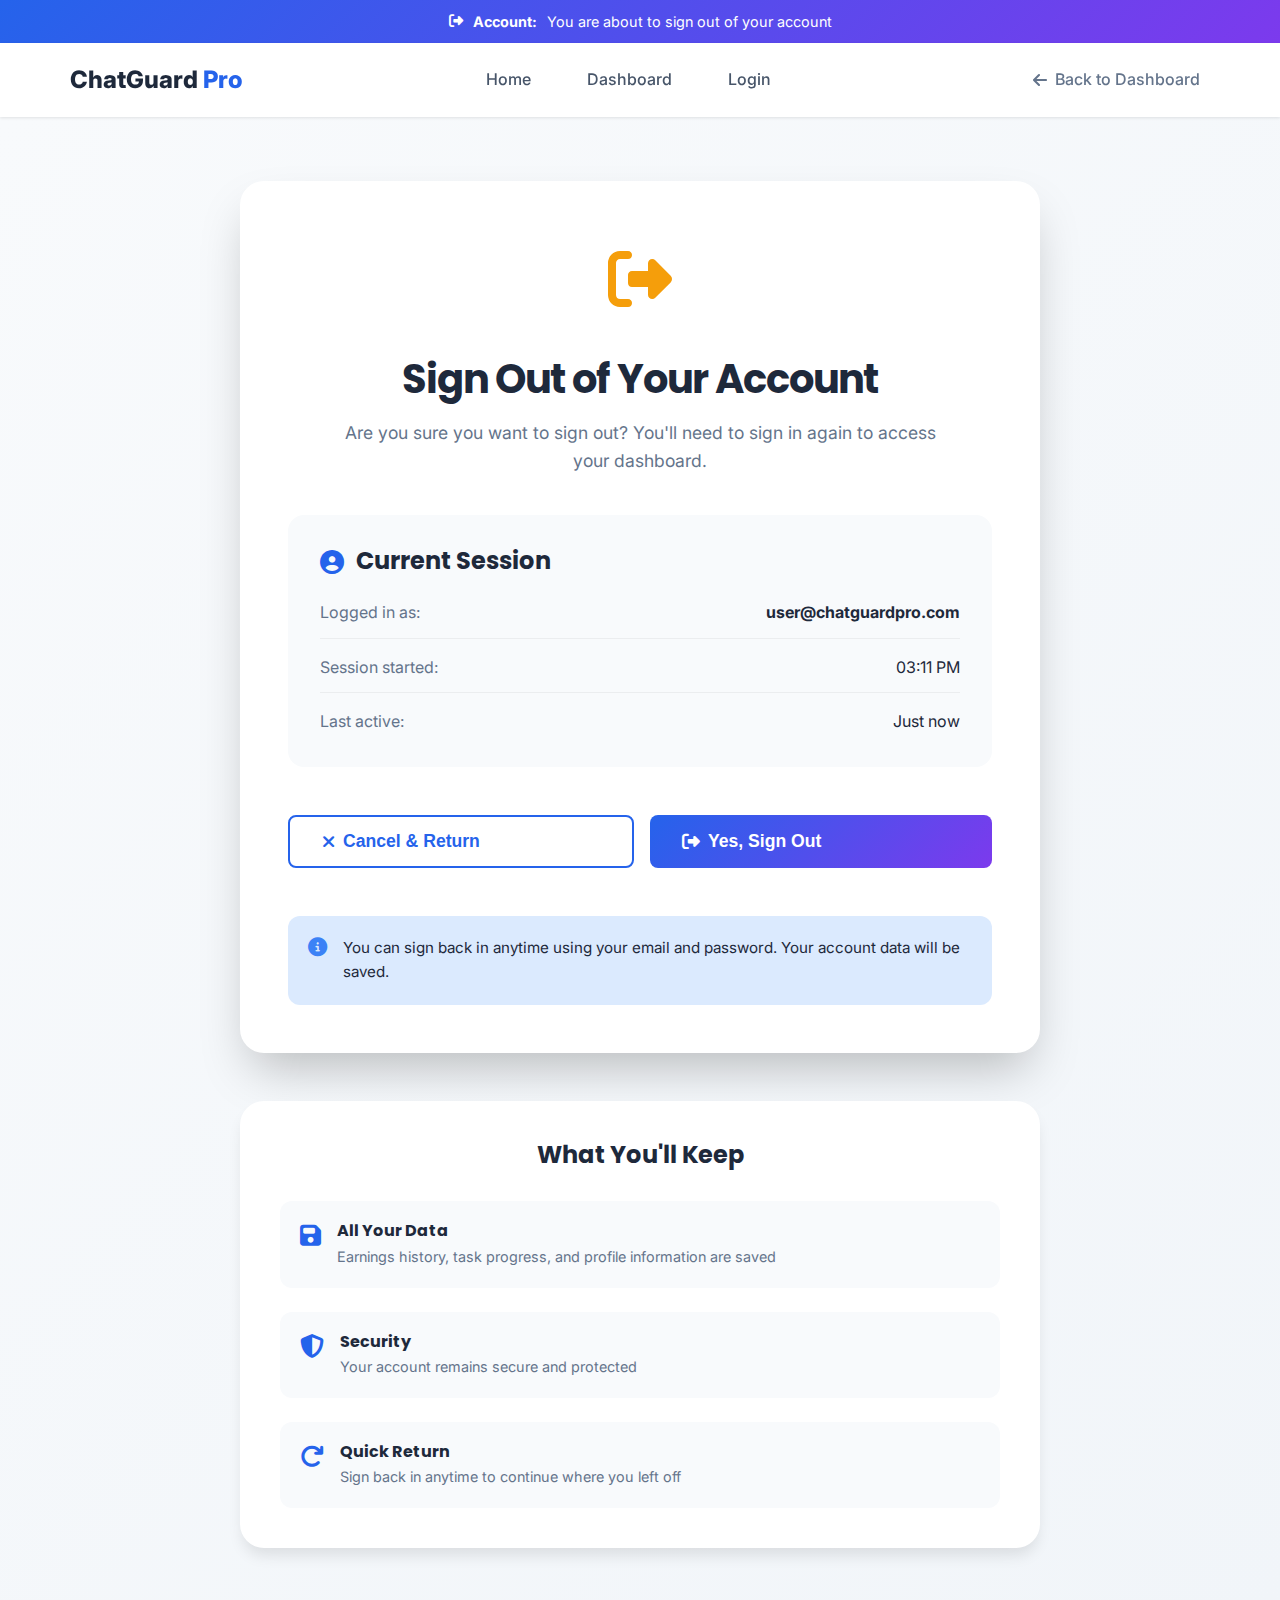
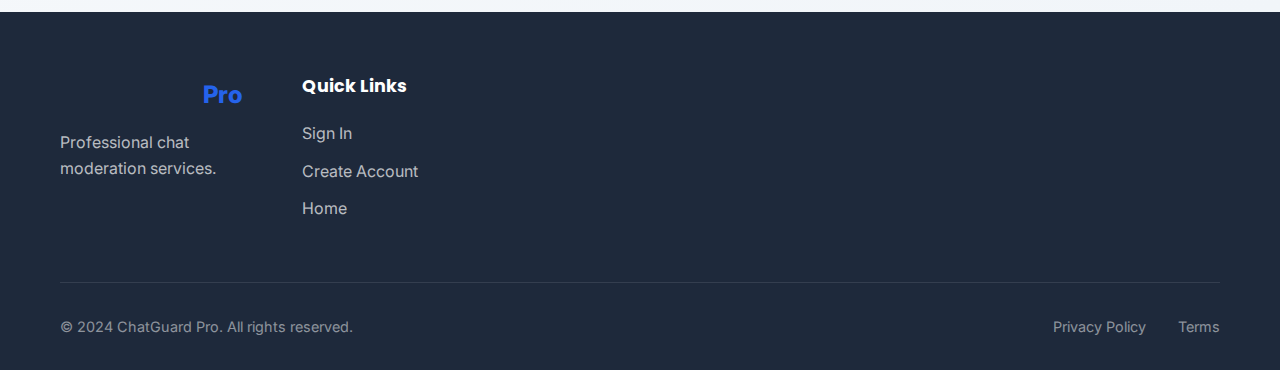
<file: LOGOUT.HTML>
<!DOCTYPE html>
<html lang="en">
<head>
    <meta charset="UTF-8">
    <meta name="viewport" content="width=device-width, initial-scale=1.0">
    <title>ChatGuard Pro | Logout</title>
    <link rel="stylesheet" href="style.css">
    <link rel="stylesheet" href="https://cdnjs.cloudflare.com/ajax/libs/font-awesome/6.4.0/css/all.min.css">
    <link href="https://fonts.googleapis.com/css2?family=Poppins:wght@300;400;500;600;700;800;900&family=Inter:wght@300;400;500;600;700&display=swap" rel="stylesheet">
    <link rel="icon" type="image/x-icon" href="https://img.icons8.com/color/96/000000/chat-protection.png">
</head>
<body>
    <!-- Top Announcement Bar -->
    <div class="announcement-bar">
        <div class="container">
            <span class="announcement-text">
                <i class="fas fa-sign-out-alt"></i> 
                <strong>Account:</strong> You are about to sign out of your account
            </span>
        </div>
    </div>

    <!-- Navigation -->
    <nav class="navbar">
        <div class="container">
            <div class="nav-content">
                <div class="logo">
                    <i class="fas fa-shield-check"></i>
                    <span>ChatGuard <span class="logo-highlight">Pro</span></span>
                </div>
                
                <div class="nav-links">
                    <a href="index.html" class="nav-link">Home</a>
                    <a href="dashboard.html" class="nav-link">Dashboard</a>
                    <a href="login.html" class="nav-link">Login</a>
                </div>
                
                <div class="nav-buttons">
                    <a href="dashboard.html" class="btn-login">
                        <i class="fas fa-arrow-left"></i> Back to Dashboard
                    </a>
                </div>
                
                <button class="mobile-menu-btn">
                    <i class="fas fa-bars"></i>
                </button>
            </div>
        </div>
    </nav>

    <!-- Logout Section -->
    <section class="section-logout">
        <div class="container">
            <div class="logout-container">
                <div class="logout-card">
                    <div class="logout-header">
                        <div class="logout-icon">
                            <i class="fas fa-sign-out-alt"></i>
                        </div>
                        <h2>Sign Out of Your Account</h2>
                        <p class="subtitle">Are you sure you want to sign out? You'll need to sign in again to access your dashboard.</p>
                    </div>
                    
                    <div class="current-session">
                        <h3><i class="fas fa-user-circle"></i> Current Session</h3>
                        <div class="session-info">
                            <div class="info-row">
                                <span>Logged in as:</span>
                                <strong id="currentUser">User Account</strong>
                            </div>
                            <div class="info-row">
                                <span>Session started:</span>
                                <span id="sessionTime">Just now</span>
                            </div>
                            <div class="info-row">
                                <span>Last active:</span>
                                <span id="lastActive">Currently active</span>
                            </div>
                        </div>
                    </div>
                    
                    <div class="logout-actions">
                        <button id="cancelBtn" class="btn-secondary btn-large">
                            <i class="fas fa-times"></i> Cancel & Return
                        </button>
                        <button id="logoutBtn" class="btn-primary btn-large">
                            <i class="fas fa-sign-out-alt"></i> Yes, Sign Out
                        </button>
                    </div>
                    
                    <div class="logout-note">
                        <i class="fas fa-info-circle"></i>
                        <p>You can sign back in anytime using your email and password. Your account data will be saved.</p>
                    </div>
                </div>
                
                <div class="logout-benefits">
                    <h3>What You'll Keep</h3>
                    <div class="benefits-list">
                        <div class="benefit-item">
                            <i class="fas fa-save"></i>
                            <div>
                                <h4>All Your Data</h4>
                                <p>Earnings history, task progress, and profile information are saved</p>
                            </div>
                        </div>
                        <div class="benefit-item">
                            <i class="fas fa-shield-alt"></i>
                            <div>
                                <h4>Security</h4>
                                <p>Your account remains secure and protected</p>
                            </div>
                        </div>
                        <div class="benefit-item">
                            <i class="fas fa-redo"></i>
                            <div>
                                <h4>Quick Return</h4>
                                <p>Sign back in anytime to continue where you left off</p>
                            </div>
                        </div>
                    </div>
                </div>
            </div>
        </div>
    </section>

    <!-- Footer -->
    <footer class="footer">
        <div class="container">
            <div class="footer-content">
                <div class="footer-section">
                    <div class="logo">
                        <i class="fas fa-shield-check"></i>
                        <span>ChatGuard <span class="logo-highlight">Pro</span></span>
                    </div>
                    <p class="footer-description">
                        Professional chat moderation services.
                    </p>
                </div>
                
                <div class="footer-section">
                    <h4>Quick Links</h4>
                    <ul class="footer-links">
                        <li><a href="login.html">Sign In</a></li>
                        <li><a href="index.html#signup">Create Account</a></li>
                        <li><a href="index.html">Home</a></li>
                    </ul>
                </div>
            </div>
            
            <div class="footer-bottom">
                <div class="footer-copyright">
                    &copy; 2024 ChatGuard Pro. All rights reserved.
                </div>
                <div class="footer-legal">
                    <a href="#">Privacy Policy</a>
                    <a href="#">Terms</a>
                </div>
            </div>
        </div>
    </footer>

    <script>
        document.addEventListener('DOMContentLoaded', function() {
            // Get current user from localStorage or use default
            const userEmail = localStorage.getItem('userEmail') || 'user@chatguardpro.com';
            const currentUserElement = document.getElementById('currentUser');
            
            // Set current user display
            currentUserElement.textContent = userEmail;
            
            // Set session time
            const now = new Date();
            const sessionTimeElement = document.getElementById('sessionTime');
            sessionTimeElement.textContent = now.toLocaleTimeString([], { hour: '2-digit', minute: '2-digit' });
            
            // Update last active time
            function updateLastActive() {
                const lastActiveElement = document.getElementById('lastActive');
                lastActiveElement.textContent = 'Just now';
            }
            
            // Update last active every minute
            updateLastActive();
            setInterval(updateLastActive, 60000);
            
            // Cancel button - go back
            document.getElementById('cancelBtn').addEventListener('click', function() {
                window.history.back();
            });
            
            // Logout button
            document.getElementById('logoutBtn').addEventListener('click', function() {
                const logoutBtn = this;
                const originalText = logoutBtn.innerHTML;
                
                // Show loading state
                logoutBtn.innerHTML = '<i class="fas fa-spinner fa-spin"></i> Signing out...';
                logoutBtn.disabled = true;
                
                // Clear login state
                localStorage.removeItem('isLoggedIn');
                localStorage.removeItem('userEmail');
                
                // Simulate logout delay
                setTimeout(() => {
                    // Update UI to show success
                    const logoutCard = document.querySelector('.logout-card');
                    logoutCard.innerHTML = `
                        <div class="logout-success">
                            <div class="success-icon">
                                <i class="fas fa-check-circle"></i>
                            </div>
                            <h2>Successfully Signed Out</h2>
                            <p class="subtitle">You have been securely signed out of your account.</p>
                            <div class="success-message">
                                <p>Your session has ended. For security, please close your browser if you're on a shared computer.</p>
                            </div>
                            <div class="redirect-countdown">
                                <p>Redirecting to homepage in <span id="countdown">5</span> seconds...</p>
                            </div>
                            <a href="index.html" class="btn-primary btn-large">
                                <i class="fas fa-home"></i> Go to Homepage Now
                            </a>
                        </div>
                    `;
                    
                    // Start countdown
                    let countdown = 5;
                    const countdownElement = document.getElementById('countdown');
                    const countdownInterval = setInterval(() => {
                        countdown--;
                        countdownElement.textContent = countdown;
                        
                        if (countdown <= 0) {
                            clearInterval(countdownInterval);
                            window.location.href = 'index.html';
                        }
                    }, 1000);
                }, 1000);
            });
            
            // Auto-logout warning after 1 minute of inactivity
            let inactivityTimer;
            function resetInactivityTimer() {
                clearTimeout(inactivityTimer);
                inactivityTimer = setTimeout(() => {
                    // Show auto-logout warning
                    const warning = document.createElement('div');
                    warning.className = 'notification-toast show';
                    warning.innerHTML = `
                        <div class="toast-content">
                            <i class="fas fa-clock"></i>
                            <span>Session will expire due to inactivity. Move your mouse to stay logged in.</span>
                        </div>
                    `;
                    document.body.appendChild(warning);
                    
                    // Remove warning after 5 seconds
                    setTimeout(() => warning.remove(), 5000);
                }, 60000); // 1 minute
            }
            
            // Reset timer on user activity
            ['mousemove', 'keypress', 'click'].forEach(event => {
                document.addEventListener(event, resetInactivityTimer);
            });
            
            // Start the inactivity timer
            resetInactivityTimer();
        });
    </script>
    
    <style>
        /* Logout Page Specific Styles */
        .section-logout {
            padding: 4rem 0;
            min-height: calc(100vh - 200px);
            display: flex;
            align-items: center;
            background: linear-gradient(135deg, #f8fafc 0%, #f1f5f9 100%);
        }
        
        .logout-container {
            max-width: 800px;
            margin: 0 auto;
            display: grid;
            grid-template-columns: 1fr;
            gap: 3rem;
        }
        
        .logout-card {
            background: white;
            border-radius: var(--radius-xl);
            padding: 3rem;
            box-shadow: var(--shadow-2xl);
            text-align: center;
        }
        
        .logout-header {
            margin-bottom: 2.5rem;
        }
        
        .logout-icon {
            font-size: 4rem;
            color: var(--warning);
            margin-bottom: 1.5rem;
        }
        
        .logout-card h2 {
            margin-bottom: 1rem;
            color: var(--dark);
        }
        
        .logout-card .subtitle {
            color: var(--gray);
            font-size: 1.1rem;
            max-width: 600px;
            margin: 0 auto;
        }
        
        .current-session {
            background: var(--light);
            border-radius: var(--radius-lg);
            padding: 2rem;
            margin: 2rem 0;
            text-align: left;
        }
        
        .current-session h3 {
            display: flex;
            align-items: center;
            gap: 0.75rem;
            margin-bottom: 1.5rem;
            color: var(--dark);
        }
        
        .current-session h3 i {
            color: var(--primary);
        }
        
        .session-info {
            display: flex;
            flex-direction: column;
            gap: 1rem;
        }
        
        .info-row {
            display: flex;
            justify-content: space-between;
            padding-bottom: 0.75rem;
            border-bottom: 1px solid rgba(0,0,0,0.05);
        }
        
        .info-row:last-child {
            border-bottom: none;
            padding-bottom: 0;
        }
        
        .info-row span:first-child {
            color: var(--gray);
        }
        
        .info-row strong {
            color: var(--dark);
        }
        
        .logout-actions {
            display: flex;
            gap: 1rem;
            margin: 3rem 0;
        }
        
        .logout-actions button {
            flex: 1;
        }
        
        .logout-note {
            background: var(--primary-light);
            padding: 1.25rem;
            border-radius: var(--radius-md);
            display: flex;
            align-items: flex-start;
            gap: 1rem;
            text-align: left;
        }
        
        .logout-note i {
            color: var(--info);
            font-size: 1.2rem;
            margin-top: 2px;
        }
        
        .logout-note p {
            margin: 0;
            color: var(--dark);
            font-size: 0.95rem;
        }
        
        .logout-benefits {
            background: white;
            border-radius: var(--radius-xl);
            padding: 2.5rem;
            box-shadow: var(--shadow-lg);
        }
        
        .logout-benefits h3 {
            text-align: center;
            margin-bottom: 2rem;
            color: var(--dark);
        }
        
        .benefits-list {
            display: flex;
            flex-direction: column;
            gap: 1.5rem;
        }
        
        .benefit-item {
            display: flex;
            align-items: flex-start;
            gap: 1rem;
            padding: 1.25rem;
            background: var(--light);
            border-radius: var(--radius-md);
            transition: var(--transition-fast);
        }
        
        .benefit-item:hover {
            background: var(--primary-light);
            transform: translateX(5px);
        }
        
        .benefit-item i {
            color: var(--primary);
            font-size: 1.5rem;
            margin-top: 2px;
        }
        
        .benefit-item h4 {
            margin-bottom: 0.25rem;
            color: var(--dark);
        }
        
        .benefit-item p {
            margin: 0;
            color: var(--gray);
            font-size: 0.9rem;
        }
        
        /* Success State */
        .logout-success {
            text-align: center;
        }
        
        .success-icon {
            font-size: 5rem;
            color: var(--success);
            margin-bottom: 1.5rem;
        }
        
        .success-message {
            background: rgba(16, 185, 129, 0.1);
            padding: 1.5rem;
            border-radius: var(--radius-md);
            margin: 2rem 0;
            text-align: left;
        }
        
        .success-message p {
            color: var(--dark);
            margin: 0;
        }
        
        .redirect-countdown {
            margin: 2rem 0;
            color: var(--gray);
        }
        
        .redirect-countdown span {
            font-weight: 700;
            color: var(--primary);
        }
        
        @media (max-width: 768px) {
            .logout-card {
                padding: 2rem;
            }
            
            .logout-actions {
                flex-direction: column;
            }
            
            .logout-actions button {
                width: 100%;
            }
            
            .logout-benefits {
                padding: 1.5rem;
            }
            
            .benefit-item {
                flex-direction: column;
                text-align: center;
            }
            
            .benefit-item i {
                margin: 0 auto 0.5rem;
            }
        }
        
        @media (max-width: 480px) {
            .section-logout {
                padding: 2rem 0;
            }
            
            .logout-container {
                gap: 1.5rem;
            }
            
            .logout-icon {
                font-size: 3rem;
            }
            
            .logout-card h2 {
                font-size: 1.75rem;
            }
        }
    </style>
</body>
</html>
</file>
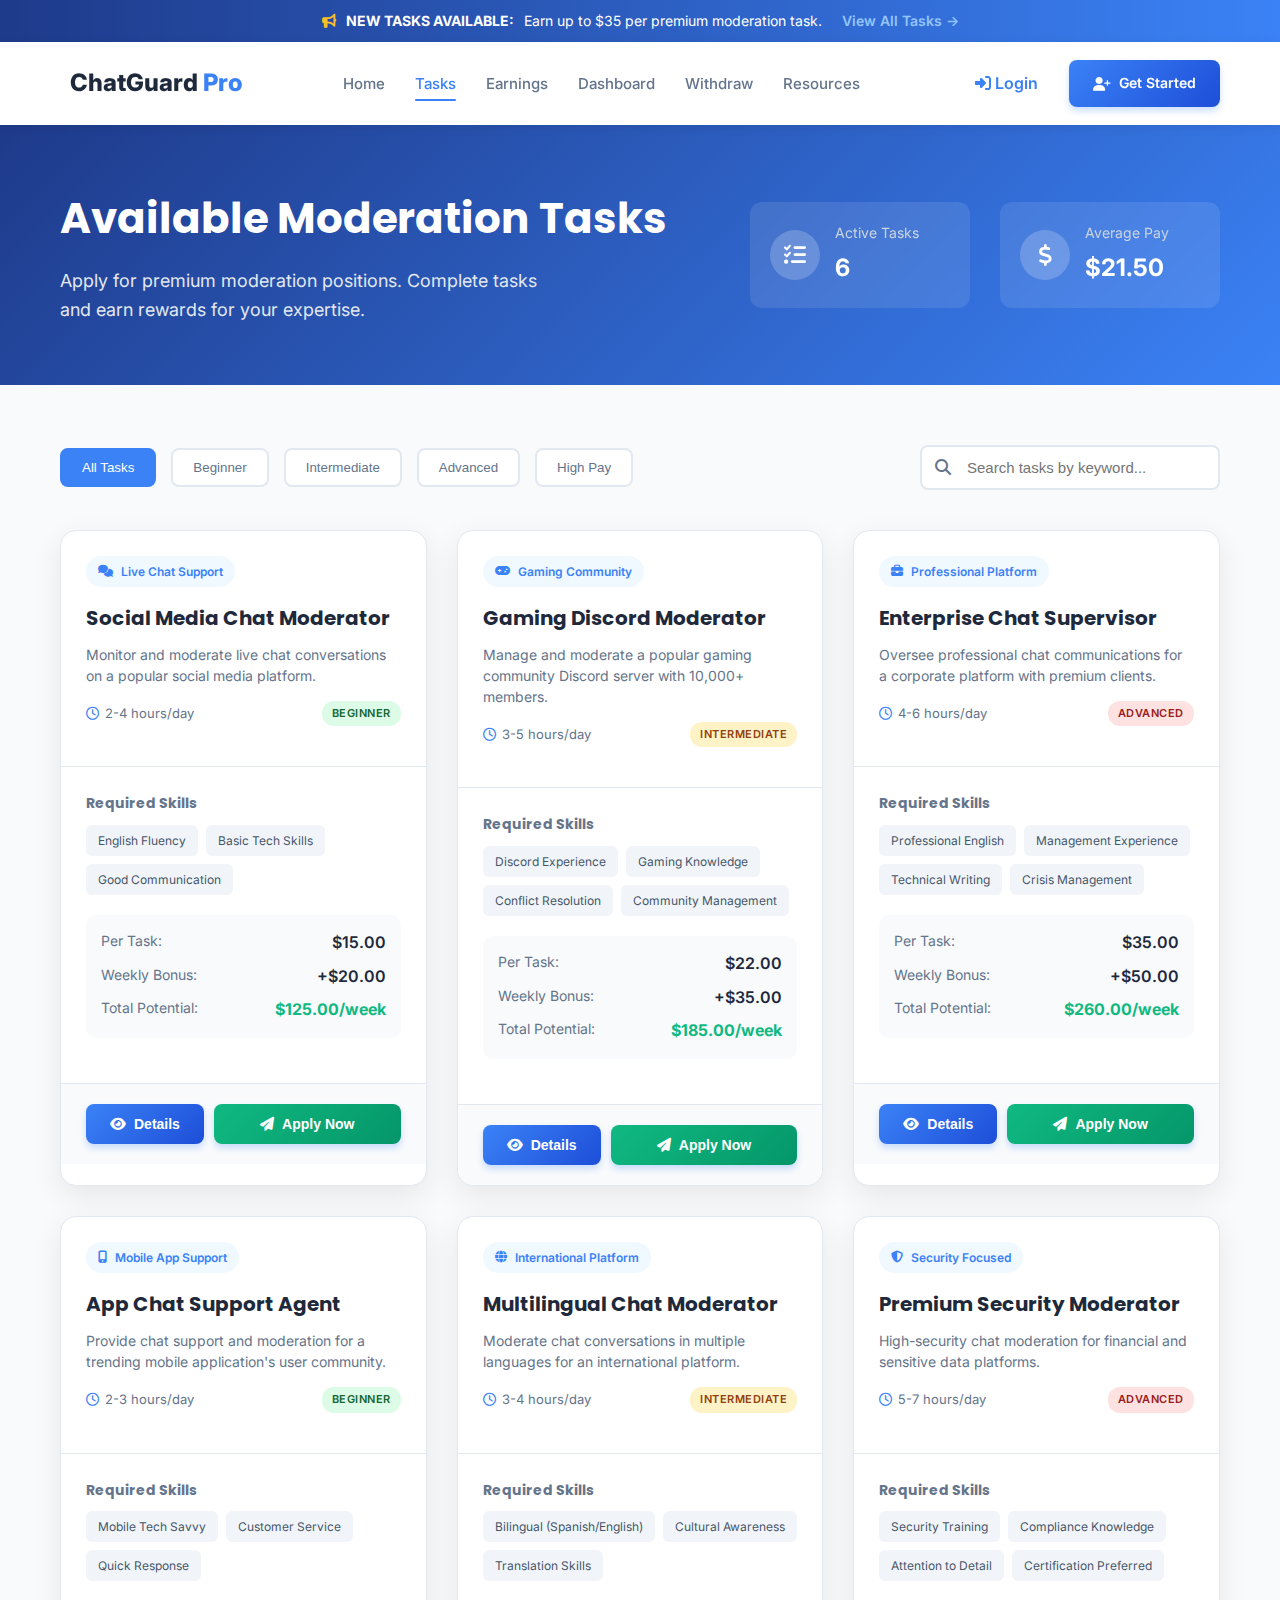
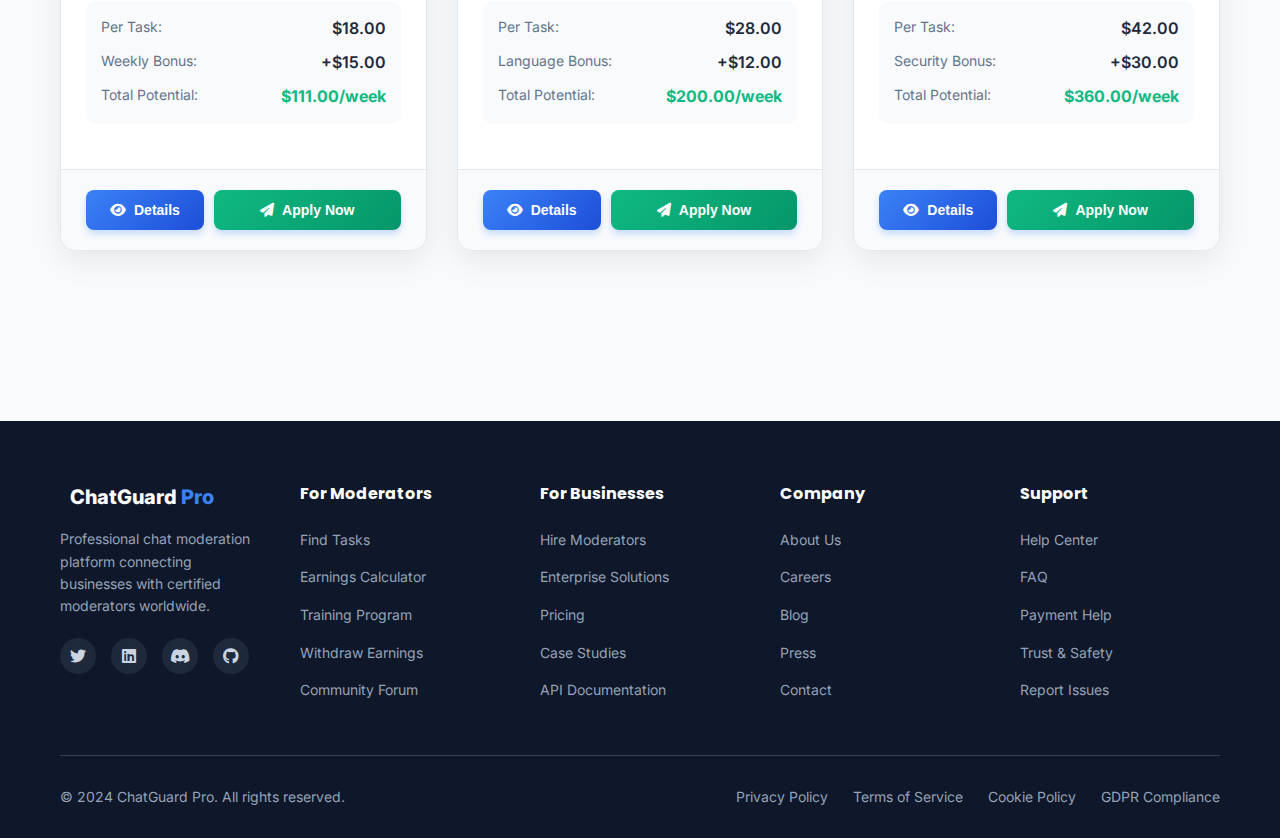
<file: tasks.html>
<!DOCTYPE html>
<html lang="en">
<head>
    <meta charset="UTF-8">
    <meta name="viewport" content="width=device-width, initial-scale=1.0">
    <title>ChatGuard Pro | Available Tasks</title>
    <link rel="stylesheet" href="https://cdnjs.cloudflare.com/ajax/libs/font-awesome/6.4.0/css/all.min.css">
    <link href="https://fonts.googleapis.com/css2?family=Poppins:wght@300;400;500;600;700;800;900&family=Inter:wght@300;400;500;600;700&display=swap" rel="stylesheet">
    <style>
        /* Global Styles */
        * {
            margin: 0;
            padding: 0;
            box-sizing: border-box;
        }

        body {
            font-family: 'Inter', sans-serif;
            background-color: #f8fafc;
            color: #334155;
            line-height: 1.6;
        }

        .container {
            width: 100%;
            max-width: 1200px;
            margin: 0 auto;
            padding: 0 20px;
        }

        h1, h2, h3, h4 {
            font-family: 'Poppins', sans-serif;
            font-weight: 700;
            color: #1e293b;
        }

        .btn-primary {
            display: inline-flex;
            align-items: center;
            justify-content: center;
            gap: 8px;
            background: linear-gradient(135deg, #3b82f6, #1d4ed8);
            color: white;
            border: none;
            padding: 12px 24px;
            border-radius: 8px;
            font-weight: 600;
            font-size: 14px;
            text-decoration: none;
            cursor: pointer;
            transition: all 0.3s ease;
            box-shadow: 0 4px 6px rgba(59, 130, 246, 0.25);
        }

        .btn-primary:hover {
            transform: translateY(-2px);
            box-shadow: 0 6px 12px rgba(59, 130, 246, 0.3);
        }

        .btn-large {
            padding: 16px 32px;
            font-size: 16px;
        }

        .btn-block {
            display: block;
            width: 100%;
        }

        .btn-small {
            padding: 8px 16px;
            font-size: 13px;
        }

        .btn-secondary {
            background: linear-gradient(135deg, #64748b, #475569);
        }

        .btn-secondary:hover {
            box-shadow: 0 6px 12px rgba(100, 116, 139, 0.3);
        }

        .btn-success {
            background: linear-gradient(135deg, #10b981, #059669);
        }

        .btn-success:hover {
            box-shadow: 0 6px 12px rgba(16, 185, 129, 0.3);
        }

        /* Login Protection Overlay */
        .login-overlay {
            display: none;
            position: fixed;
            top: 0;
            left: 0;
            width: 100%;
            height: 100%;
            background: rgba(0, 0, 0, 0.9);
            z-index: 3000;
            align-items: center;
            justify-content: center;
            padding: 20px;
        }

        .login-overlay.active {
            display: flex;
        }

        .login-modal {
            background: white;
            border-radius: 20px;
            padding: 40px;
            max-width: 500px;
            width: 100%;
            animation: modalSlide 0.3s ease;
        }

        @keyframes modalSlide {
            from {
                opacity: 0;
                transform: translateY(-30px);
            }
            to {
                opacity: 1;
                transform: translateY(0);
            }
        }

        .login-header {
            text-align: center;
            margin-bottom: 30px;
        }

        .login-icon {
            width: 70px;
            height: 70px;
            background: linear-gradient(135deg, #3b82f6, #1d4ed8);
            border-radius: 50%;
            display: flex;
            align-items: center;
            justify-content: center;
            margin: 0 auto 20px;
            font-size: 30px;
            color: white;
        }

        .login-title {
            font-size: 28px;
            margin-bottom: 10px;
            color: #1e293b;
        }

        .login-subtitle {
            color: #64748b;
            font-size: 16px;
        }

        .login-form {
            margin-bottom: 25px;
        }

        .form-group {
            margin-bottom: 20px;
        }

        .form-group label {
            display: block;
            font-weight: 600;
            margin-bottom: 8px;
            color: #1e293b;
            display: flex;
            align-items: center;
            gap: 8px;
        }

        .form-group label i {
            color: #3b82f6;
        }

        .form-group input {
            width: 100%;
            padding: 14px;
            border: 2px solid #e2e8f0;
            border-radius: 8px;
            font-size: 15px;
            color: #1e293b;
            transition: border-color 0.3s ease;
        }

        .form-group input:focus {
            outline: none;
            border-color: #3b82f6;
        }

        .login-error {
            background: #fee2e2;
            border: 1px solid #fca5a5;
            border-radius: 8px;
            padding: 12px;
            margin-bottom: 20px;
            color: #991b1b;
            font-size: 14px;
            display: none;
            align-items: center;
            gap: 10px;
        }

        .login-error.active {
            display: flex;
        }

        .login-requirements {
            background: #f0f9ff;
            border-radius: 10px;
            padding: 15px;
            margin-bottom: 25px;
            border-left: 4px solid #3b82f6;
        }

        .login-requirements p {
            color: #1e40af;
            font-size: 14px;
            margin: 0;
            display: flex;
            align-items: flex-start;
            gap: 10px;
        }

        .login-requirements i {
            color: #3b82f6;
            margin-top: 2px;
        }

        .login-footer {
            text-align: center;
            color: #64748b;
            font-size: 14px;
            margin-top: 20px;
        }

        .login-footer a {
            color: #3b82f6;
            text-decoration: none;
            font-weight: 600;
        }

        .login-footer a:hover {
            text-decoration: underline;
        }

        /* Announcement Bar */
        .announcement-bar {
            background: linear-gradient(90deg, #1e3a8a, #3b82f6);
            color: white;
            padding: 10px 0;
            font-size: 14px;
        }

        .announcement-text {
            display: flex;
            align-items: center;
            justify-content: center;
            gap: 10px;
        }

        .announcement-text i {
            color: #fbbf24;
        }

        .announcement-link {
            color: #93c5fd;
            text-decoration: none;
            font-weight: 600;
            margin-left: 10px;
            transition: color 0.3s ease;
        }

        .announcement-link:hover {
            color: white;
            text-decoration: underline;
        }

        /* Navigation */
        .navbar {
            background-color: white;
            box-shadow: 0 2px 10px rgba(0, 0, 0, 0.08);
            position: sticky;
            top: 0;
            z-index: 1000;
        }

        .nav-content {
            display: flex;
            align-items: center;
            justify-content: space-between;
            padding: 18px 0;
        }

        .logo {
            display: flex;
            align-items: center;
            gap: 10px;
            font-size: 24px;
            font-weight: 800;
            color: #1e293b;
        }

        .logo i {
            color: #3b82f6;
        }

        .logo-highlight {
            color: #3b82f6;
        }

        .nav-links {
            display: flex;
            gap: 30px;
        }

        .nav-link {
            color: #64748b;
            text-decoration: none;
            font-weight: 500;
            font-size: 15px;
            transition: color 0.3s ease;
            position: relative;
        }

        .nav-link:hover, .nav-link.active {
            color: #3b82f6;
        }

        .nav-link.active::after {
            content: '';
            position: absolute;
            bottom: -5px;
            left: 0;
            width: 100%;
            height: 2px;
            background: #3b82f6;
            border-radius: 2px;
        }

        .nav-buttons {
            display: flex;
            gap: 15px;
            align-items: center;
        }

        .btn-login {
            color: #3b82f6;
            text-decoration: none;
            font-weight: 600;
            padding: 8px 16px;
            border-radius: 6px;
            transition: background-color 0.3s ease;
        }

        .btn-login:hover {
            background-color: #f1f5f9;
        }

        .mobile-menu-btn {
            display: none;
            background: none;
            border: none;
            font-size: 24px;
            color: #64748b;
            cursor: pointer;
        }

        /* Tasks Header */
        .section-tasks-header {
            background: linear-gradient(135deg, #1e3a8a, #3b82f6);
            color: white;
            padding: 60px 0;
        }

        .tasks-header-content {
            display: flex;
            justify-content: space-between;
            align-items: center;
            flex-wrap: wrap;
            gap: 40px;
        }

        .tasks-header-text h1 {
            color: white;
            font-size: 42px;
            margin-bottom: 15px;
        }

        .tasks-header-text p {
            font-size: 18px;
            color: #e2e8f0;
            max-width: 500px;
        }

        .tasks-header-stats {
            display: flex;
            gap: 30px;
        }

        .tasks-stat {
            display: flex;
            align-items: center;
            gap: 15px;
            background: rgba(255, 255, 255, 0.1);
            backdrop-filter: blur(10px);
            padding: 20px;
            border-radius: 12px;
            min-width: 220px;
        }

        .tasks-stat-icon {
            background: rgba(255, 255, 255, 0.2);
            width: 50px;
            height: 50px;
            border-radius: 50%;
            display: flex;
            align-items: center;
            justify-content: center;
            font-size: 22px;
        }

        .tasks-stat-label {
            font-size: 14px;
            color: #cbd5e1;
            margin-bottom: 5px;
        }

        .tasks-stat-amount {
            font-size: 24px;
            font-weight: 700;
            color: white;
        }

        /* Tasks Main Content */
        .section-tasks {
            padding: 60px 0;
        }

        .tasks-controls {
            display: flex;
            justify-content: space-between;
            align-items: center;
            margin-bottom: 40px;
            flex-wrap: wrap;
            gap: 20px;
        }

        .tasks-filter {
            display: flex;
            gap: 15px;
            flex-wrap: wrap;
        }

        .filter-btn {
            background: white;
            border: 2px solid #e2e8f0;
            padding: 10px 20px;
            border-radius: 8px;
            font-weight: 500;
            color: #64748b;
            cursor: pointer;
            transition: all 0.3s ease;
        }

        .filter-btn:hover, .filter-btn.active {
            background: #3b82f6;
            color: white;
            border-color: #3b82f6;
        }

        .tasks-search {
            position: relative;
            min-width: 300px;
        }

        .tasks-search input {
            width: 100%;
            padding: 12px 20px 12px 45px;
            border: 2px solid #e2e8f0;
            border-radius: 8px;
            font-size: 15px;
            color: #1e293b;
            transition: border-color 0.3s ease;
        }

        .tasks-search input:focus {
            outline: none;
            border-color: #3b82f6;
        }

        .tasks-search i {
            position: absolute;
            left: 15px;
            top: 50%;
            transform: translateY(-50%);
            color: #64748b;
        }

        /* Tasks Grid */
        .tasks-grid {
            display: grid;
            grid-template-columns: repeat(auto-fill, minmax(350px, 1fr));
            gap: 30px;
            margin-bottom: 50px;
        }

        .task-card {
            background: white;
            border-radius: 16px;
            overflow: hidden;
            box-shadow: 0 10px 30px rgba(0, 0, 0, 0.08);
            transition: transform 0.3s ease, box-shadow 0.3s ease;
            border: 1px solid #e2e8f0;
        }

        .task-card:hover {
            transform: translateY(-5px);
            box-shadow: 0 15px 40px rgba(0, 0, 0, 0.12);
        }

        .task-header {
            padding: 25px;
            border-bottom: 1px solid #e2e8f0;
        }

        .task-category {
            display: inline-flex;
            align-items: center;
            gap: 8px;
            padding: 6px 12px;
            background: #f0f9ff;
            color: #3b82f6;
            border-radius: 20px;
            font-size: 12px;
            font-weight: 600;
            margin-bottom: 15px;
        }

        .task-title {
            font-size: 20px;
            margin-bottom: 10px;
            color: #1e293b;
        }

        .task-description {
            color: #64748b;
            font-size: 14px;
            margin-bottom: 15px;
            line-height: 1.5;
        }

        .task-meta {
            display: flex;
            justify-content: space-between;
            margin-bottom: 15px;
        }

        .task-meta-item {
            display: flex;
            align-items: center;
            gap: 6px;
            font-size: 13px;
            color: #64748b;
        }

        .task-meta-item i {
            color: #3b82f6;
        }

        .task-level {
            display: inline-block;
            padding: 4px 10px;
            border-radius: 12px;
            font-size: 11px;
            font-weight: 600;
            text-transform: uppercase;
            letter-spacing: 0.5px;
        }

        .level-beginner {
            background: #dcfce7;
            color: #166534;
        }

        .level-intermediate {
            background: #fef3c7;
            color: #92400e;
        }

        .level-advanced {
            background: #fee2e2;
            color: #991b1b;
        }

        .task-body {
            padding: 25px;
        }

        .task-skills {
            margin-bottom: 20px;
        }

        .task-skills h4 {
            font-size: 14px;
            margin-bottom: 10px;
            color: #64748b;
        }

        .skills-tags {
            display: flex;
            flex-wrap: wrap;
            gap: 8px;
        }

        .skill-tag {
            background: #f1f5f9;
            padding: 6px 12px;
            border-radius: 6px;
            font-size: 12px;
            color: #475569;
        }

        .task-rewards {
            background: #f8fafc;
            border-radius: 10px;
            padding: 15px;
            margin-bottom: 20px;
        }

        .reward-item {
            display: flex;
            justify-content: space-between;
            margin-bottom: 8px;
        }

        .reward-item:last-child {
            margin-bottom: 0;
        }

        .reward-label {
            color: #64748b;
            font-size: 14px;
        }

        .reward-value {
            font-weight: 600;
            color: #1e293b;
        }

        .reward-highlight {
            color: #10b981;
            font-weight: 700;
        }

        .task-footer {
            padding: 20px 25px;
            background: #f8fafc;
            border-top: 1px solid #e2e8f0;
        }

        .task-actions {
            display: flex;
            gap: 10px;
        }

        .btn-view-details {
            flex: 1;
        }

        .btn-apply {
            flex: 2;
        }

        /* Task Details Modal */
        .modal {
            display: none;
            position: fixed;
            top: 0;
            left: 0;
            width: 100%;
            height: 100%;
            background: rgba(0, 0, 0, 0.8);
            z-index: 2000;
            align-items: center;
            justify-content: center;
            padding: 20px;
        }

        .modal.active {
            display: flex;
        }

        .modal-content {
            background: white;
            border-radius: 20px;
            max-width: 800px;
            width: 100%;
            max-height: 90vh;
            overflow-y: auto;
            animation: modalSlide 0.3s ease;
        }

        .modal-header {
            padding: 30px;
            border-bottom: 1px solid #e2e8f0;
            position: relative;
        }

        .modal-close {
            position: absolute;
            top: 25px;
            right: 25px;
            background: none;
            border: none;
            font-size: 24px;
            color: #64748b;
            cursor: pointer;
            transition: color 0.3s ease;
        }

        .modal-close:hover {
            color: #1e293b;
        }

        .modal-title {
            font-size: 28px;
            margin-bottom: 10px;
            color: #1e293b;
        }

        .modal-subtitle {
            color: #64748b;
            font-size: 16px;
        }

        .modal-body {
            padding: 30px;
        }

        .task-detail-section {
            margin-bottom: 30px;
        }

        .task-detail-section h4 {
            font-size: 18px;
            margin-bottom: 15px;
            color: #1e293b;
            display: flex;
            align-items: center;
            gap: 10px;
        }

        .task-detail-section h4 i {
            color: #3b82f6;
        }

        .task-detail-content {
            background: #f8fafc;
            border-radius: 12px;
            padding: 20px;
        }

        .requirements-list {
            list-style: none;
        }

        .requirements-list li {
            margin-bottom: 10px;
            padding-left: 25px;
            position: relative;
        }

        .requirements-list li:before {
            content: "✓";
            position: absolute;
            left: 0;
            color: #10b981;
            font-weight: bold;
        }

        .task-stats {
            display: grid;
            grid-template-columns: repeat(3, 1fr);
            gap: 15px;
            margin-bottom: 30px;
        }

        .task-stat {
            background: #f8fafc;
            border-radius: 10px;
            padding: 20px;
            text-align: center;
        }

        .task-stat i {
            font-size: 24px;
            color: #3b82f6;
            margin-bottom: 10px;
        }

        .task-stat-label {
            font-size: 12px;
            color: #64748b;
            margin-bottom: 5px;
            text-transform: uppercase;
            letter-spacing: 0.5px;
        }

        .task-stat-value {
            font-size: 20px;
            font-weight: 700;
            color: #1e293b;
        }

        /* Application Form */
        .application-form {
            background: white;
            border-radius: 16px;
            padding: 30px;
            box-shadow: 0 10px 30px rgba(0, 0, 0, 0.08);
        }

        .application-form-header {
            text-align: center;
            margin-bottom: 30px;
        }

        .application-form-header h3 {
            font-size: 28px;
            margin-bottom: 10px;
            color: #1e293b;
        }

        .application-form-header p {
            color: #64748b;
        }

        .form-row {
            display: grid;
            grid-template-columns: 1fr 1fr;
            gap: 20px;
        }

        .form-requirements {
            background: #f0f9ff;
            border-radius: 10px;
            padding: 20px;
            margin-bottom: 30px;
            border-left: 4px solid #3b82f6;
        }

        .form-requirements h4 {
            color: #1e40af;
            margin-bottom: 10px;
            display: flex;
            align-items: center;
            gap: 10px;
        }

        .form-requirements p {
            color: #1e40af;
            font-size: 14px;
            margin: 0;
        }

        /* Processing Modal */
        .processing-modal .modal-content {
            max-width: 500px;
            text-align: center;
        }

        .processing-icon {
            width: 80px;
            height: 80px;
            background: linear-gradient(135deg, #3b82f6, #1d4ed8);
            border-radius: 50%;
            display: flex;
            align-items: center;
            justify-content: center;
            margin: 0 auto 20px;
            font-size: 36px;
            color: white;
        }

        .processing-title {
            font-size: 28px;
            margin-bottom: 15px;
            color: #1e293b;
        }

        .processing-text {
            color: #64748b;
            margin-bottom: 30px;
            font-size: 16px;
        }

        .processing-details {
            background: #f8fafc;
            border-radius: 12px;
            padding: 20px;
            margin-bottom: 30px;
        }

        .processing-detail-item {
            display: flex;
            justify-content: space-between;
            margin-bottom: 10px;
        }

        .processing-detail-item:last-child {
            margin-bottom: 0;
        }

        .processing-timeline {
            display: flex;
            align-items: center;
            justify-content: space-between;
            margin: 30px 0;
            position: relative;
        }

        .processing-timeline:before {
            content: '';
            position: absolute;
            top: 50%;
            left: 0;
            right: 0;
            height: 2px;
            background: #e2e8f0;
            transform: translateY(-50%);
            z-index: 1;
        }

        .timeline-step {
            position: relative;
            z-index: 2;
            text-align: center;
        }

        .timeline-circle {
            width: 30px;
            height: 30px;
            background: #e2e8f0;
            border-radius: 50%;
            margin: 0 auto 10px;
            display: flex;
            align-items: center;
            justify-content: center;
            color: #64748b;
            font-size: 14px;
        }

        .timeline-label {
            font-size: 12px;
            color: #64748b;
        }

        .timeline-step.active .timeline-circle {
            background: #3b82f6;
            color: white;
        }

        .timeline-step.active .timeline-label {
            color: #3b82f6;
            font-weight: 600;
        }

        /* Footer */
        .footer {
            background: #0f172a;
            color: #cbd5e1;
            padding: 60px 0 30px;
            margin-top: 60px;
        }

        .footer-content {
            display: grid;
            grid-template-columns: repeat(5, 1fr);
            gap: 40px;
            margin-bottom: 40px;
        }

        .footer-section .logo {
            color: white;
            font-size: 20px;
            margin-bottom: 15px;
        }

        .footer-description {
            font-size: 14px;
            line-height: 1.6;
            margin-bottom: 20px;
            color: #94a3b8;
        }

        .social-links {
            display: flex;
            gap: 15px;
        }

        .social-links a {
            display: flex;
            align-items: center;
            justify-content: center;
            width: 36px;
            height: 36px;
            background: #1e293b;
            border-radius: 50%;
            color: #cbd5e1;
            text-decoration: none;
            transition: all 0.3s ease;
        }

        .social-links a:hover {
            background: #3b82f6;
            color: white;
            transform: translateY(-3px);
        }

        .footer-section h4 {
            color: white;
            font-size: 16px;
            margin-bottom: 20px;
        }

        .footer-links {
            list-style: none;
        }

        .footer-links li {
            margin-bottom: 12px;
        }

        .footer-links a {
            color: #94a3b8;
            text-decoration: none;
            font-size: 14px;
            transition: color 0.3s ease;
        }

        .footer-links a:hover {
            color: white;
        }

        .footer-bottom {
            display: flex;
            justify-content: space-between;
            align-items: center;
            padding-top: 30px;
            border-top: 1px solid #334155;
            font-size: 14px;
        }

        .footer-copyright {
            color: #94a3b8;
        }

        .footer-legal {
            display: flex;
            gap: 25px;
        }

        .footer-legal a {
            color: #94a3b8;
            text-decoration: none;
            transition: color 0.3s ease;
        }

        .footer-legal a:hover {
            color: white;
        }

        /* Responsive Design */
        @media (max-width: 768px) {
            .nav-links, .nav-buttons {
                display: none;
            }

            .mobile-menu-btn {
                display: block;
            }

            .tasks-header-content {
                flex-direction: column;
                text-align: center;
            }

            .tasks-header-stats {
                flex-direction: column;
                width: 100%;
            }

            .tasks-stat {
                width: 100%;
            }

            .tasks-header-text h1 {
                font-size: 32px;
            }

            .tasks-controls {
                flex-direction: column;
                align-items: stretch;
            }

            .tasks-search {
                min-width: 100%;
            }

            .tasks-grid {
                grid-template-columns: 1fr;
            }

            .task-stats {
                grid-template-columns: 1fr;
            }

            .form-row {
                grid-template-columns: 1fr;
            }

            .footer-content {
                grid-template-columns: repeat(2, 1fr);
            }

            .footer-bottom {
                flex-direction: column;
                gap: 20px;
                text-align: center;
            }

            .footer-legal {
                flex-wrap: wrap;
                justify-content: center;
                gap: 15px;
            }
        }

        @media (max-width: 992px) {
            .footer-content {
                grid-template-columns: repeat(3, 1fr);
            }
        }
    </style>
</head>
<body>
    <!-- Login Protection Overlay -->
    <div class="login-overlay" id="loginOverlay">
        <div class="login-modal">
            <div class="login-header">
                <div class="login-icon">
                    <i class="fas fa-shield-check"></i>
                </div>
                <h3 class="login-title">Secure Login Required</h3>
                <p class="login-subtitle">Please login to access task applications</p>
            </div>

            <div class="login-error" id="loginError">
                <i class="fas fa-exclamation-circle"></i>
                <span id="errorMessage">Invalid credentials. Please try again.</span>
            </div>

            <div class="login-requirements">
                <p>
                    <i class="fas fa-info-circle"></i>
                    You must be logged in with approved credentials to apply for moderation tasks.
                </p>
            </div>

            <form class="login-form" id="loginForm">
                <div class="form-group">
                    <label for="loginEmail"><i class="fas fa-envelope"></i> Email Address</label>
                    <input type="email" id="loginEmail" name="loginEmail" placeholder="Enter your registered email" required>
                </div>

                <div class="form-group">
                    <label for="loginPassword"><i class="fas fa-lock"></i> Password</label>
                    <input type="password" id="loginPassword" name="loginPassword" placeholder="Enter your password" required>
                </div>

                <button type="submit" class="btn-primary btn-large btn-block">
                    <i class="fas fa-sign-in-alt"></i> Login to Continue
                </button>
            </form>

            <div class="login-footer">
                <p>Don't have an account? <a href="signup.html">Request access</a></p>
                <p>Forgot password? <a href="reset-password.html">Reset here</a></p>
            </div>
        </div>
    </div>

    <!-- Top Announcement Bar -->
    <div class="announcement-bar">
        <div class="container">
            <span class="announcement-text">
                <i class="fas fa-bullhorn"></i> 
                <strong>NEW TASKS AVAILABLE:</strong> Earn up to $35 per premium moderation task. 
                <a href="#tasks" class="announcement-link">View All Tasks →</a>
            </span>
        </div>
    </div>

    <!-- Navigation -->
    <nav class="navbar">
        <div class="container">
            <div class="nav-content">
                <div class="logo">
                    <i class="fas fa-shield-check"></i>
                    <span>ChatGuard <span class="logo-highlight">Pro</span></span>
                </div>
                
                <div class="nav-links">
                    <a href="index.html" class="nav-link">Home</a>
                    <a href="tasks.html" class="nav-link active">Tasks</a>
                    <a href="earnings.html" class="nav-link">Earnings</a>
                    <a href="dashboard.html" class="nav-link">Dashboard</a>
                    <a href="withdrawal.html" class="nav-link">Withdraw</a>
                    <a href="resources.html" class="nav-link">Resources</a>
                </div>
                
                <div class="nav-buttons">
                    <a href="login.html" class="btn-login">
                        <i class="fas fa-sign-in-alt"></i> Login
                    </a>
                    <a href="signup.html" class="btn-primary">
                        <i class="fas fa-user-plus"></i> Get Started
                    </a>
                </div>
                
                <button class="mobile-menu-btn">
                    <i class="fas fa-bars"></i>
                </button>
            </div>
        </div>
    </nav>

    <!-- Tasks Header -->
    <section class="section-tasks-header">
        <div class="container">
            <div class="tasks-header-content">
                <div class="tasks-header-text">
                    <h1>Available Moderation Tasks</h1>
                    <p>Apply for premium moderation positions. Complete tasks and earn rewards for your expertise.</p>
                </div>
                
                <div class="tasks-header-stats">
                    <div class="tasks-stat">
                        <div class="tasks-stat-icon">
                            <i class="fas fa-tasks"></i>
                        </div>
                        <div class="tasks-stat-info">
                            <div class="tasks-stat-label">Active Tasks</div>
                            <div class="tasks-stat-amount" id="activeTasks">12</div>
                        </div>
                    </div>
                    
                    <div class="tasks-stat">
                        <div class="tasks-stat-icon">
                            <i class="fas fa-dollar-sign"></i>
                        </div>
                        <div class="tasks-stat-info">
                            <div class="tasks-stat-label">Average Pay</div>
                            <div class="tasks-stat-amount">$21.50</div>
                        </div>
                    </div>
                </div>
            </div>
        </div>
    </section>

    <!-- Tasks Main Content -->
    <section class="section-tasks" id="tasks">
        <div class="container">
            <!-- Tasks Controls -->
            <div class="tasks-controls">
                <div class="tasks-filter">
                    <button class="filter-btn active" data-filter="all">All Tasks</button>
                    <button class="filter-btn" data-filter="beginner">Beginner</button>
                    <button class="filter-btn" data-filter="intermediate">Intermediate</button>
                    <button class="filter-btn" data-filter="advanced">Advanced</button>
                    <button class="filter-btn" data-filter="high-pay">High Pay</button>
                </div>
                
                <div class="tasks-search">
                    <i class="fas fa-search"></i>
                    <input type="text" id="taskSearch" placeholder="Search tasks by keyword...">
                </div>
            </div>

            <!-- Tasks Grid -->
            <div class="tasks-grid" id="tasksGrid">
                <!-- Task 1 -->
                <div class="task-card" data-level="beginner" data-pay="15">
                    <div class="task-header">
                        <div class="task-category">
                            <i class="fas fa-comments"></i>
                            Live Chat Support
                        </div>
                        <h3 class="task-title">Social Media Chat Moderator</h3>
                        <p class="task-description">Monitor and moderate live chat conversations on a popular social media platform.</p>
                        <div class="task-meta">
                            <div class="task-meta-item">
                                <i class="far fa-clock"></i>
                                <span>2-4 hours/day</span>
                            </div>
                            <span class="task-level level-beginner">Beginner</span>
                        </div>
                    </div>
                    
                    <div class="task-body">
                        <div class="task-skills">
                            <h4>Required Skills</h4>
                            <div class="skills-tags">
                                <span class="skill-tag">English Fluency</span>
                                <span class="skill-tag">Basic Tech Skills</span>
                                <span class="skill-tag">Good Communication</span>
                            </div>
                        </div>
                        
                        <div class="task-rewards">
                            <div class="reward-item">
                                <span class="reward-label">Per Task:</span>
                                <span class="reward-value">$15.00</span>
                            </div>
                            <div class="reward-item">
                                <span class="reward-label">Weekly Bonus:</span>
                                <span class="reward-value">+$20.00</span>
                            </div>
                            <div class="reward-item">
                                <span class="reward-label">Total Potential:</span>
                                <span class="reward-value reward-highlight">$125.00/week</span>
                            </div>
                        </div>
                    </div>
                    
                    <div class="task-footer">
                        <div class="task-actions">
                            <button class="btn-primary btn-view-details" onclick="viewTaskDetails('task1')">
                                <i class="fas fa-eye"></i> Details
                            </button>
                            <button class="btn-primary btn-apply btn-success" onclick="applyForTask('task1')">
                                <i class="fas fa-paper-plane"></i> Apply Now
                            </button>
                        </div>
                    </div>
                </div>

                <!-- Task 2 -->
                <div class="task-card" data-level="intermediate" data-pay="22">
                    <div class="task-header">
                        <div class="task-category">
                            <i class="fas fa-gamepad"></i>
                            Gaming Community
                        </div>
                        <h3 class="task-title">Gaming Discord Moderator</h3>
                        <p class="task-description">Manage and moderate a popular gaming community Discord server with 10,000+ members.</p>
                        <div class="task-meta">
                            <div class="task-meta-item">
                                <i class="far fa-clock"></i>
                                <span>3-5 hours/day</span>
                            </div>
                            <span class="task-level level-intermediate">Intermediate</span>
                        </div>
                    </div>
                    
                    <div class="task-body">
                        <div class="task-skills">
                            <h4>Required Skills</h4>
                            <div class="skills-tags">
                                <span class="skill-tag">Discord Experience</span>
                                <span class="skill-tag">Gaming Knowledge</span>
                                <span class="skill-tag">Conflict Resolution</span>
                                <span class="skill-tag">Community Management</span>
                            </div>
                        </div>
                        
                        <div class="task-rewards">
                            <div class="reward-item">
                                <span class="reward-label">Per Task:</span>
                                <span class="reward-value">$22.00</span>
                            </div>
                            <div class="reward-item">
                                <span class="reward-label">Weekly Bonus:</span>
                                <span class="reward-value">+$35.00</span>
                            </div>
                            <div class="reward-item">
                                <span class="reward-label">Total Potential:</span>
                                <span class="reward-value reward-highlight">$185.00/week</span>
                            </div>
                        </div>
                    </div>
                    
                    <div class="task-footer">
                        <div class="task-actions">
                            <button class="btn-primary btn-view-details" onclick="viewTaskDetails('task2')">
                                <i class="fas fa-eye"></i> Details
                            </button>
                            <button class="btn-primary btn-apply btn-success" onclick="applyForTask('task2')">
                                <i class="fas fa-paper-plane"></i> Apply Now
                            </button>
                        </div>
                    </div>
                </div>

                <!-- Task 3 -->
                <div class="task-card" data-level="advanced" data-pay="35">
                    <div class="task-header">
                        <div class="task-category">
                            <i class="fas fa-briefcase"></i>
                            Professional Platform
                        </div>
                        <h3 class="task-title">Enterprise Chat Supervisor</h3>
                        <p class="task-description">Oversee professional chat communications for a corporate platform with premium clients.</p>
                        <div class="task-meta">
                            <div class="task-meta-item">
                                <i class="far fa-clock"></i>
                                <span>4-6 hours/day</span>
                            </div>
                            <span class="task-level level-advanced">Advanced</span>
                        </div>
                    </div>
                    
                    <div class="task-body">
                        <div class="task-skills">
                            <h4>Required Skills</h4>
                            <div class="skills-tags">
                                <span class="skill-tag">Professional English</span>
                                <span class="skill-tag">Management Experience</span>
                                <span class="skill-tag">Technical Writing</span>
                                <span class="skill-tag">Crisis Management</span>
                            </div>
                        </div>
                        
                        <div class="task-rewards">
                            <div class="reward-item">
                                <span class="reward-label">Per Task:</span>
                                <span class="reward-value">$35.00</span>
                            </div>
                            <div class="reward-item">
                                <span class="reward-label">Weekly Bonus:</span>
                                <span class="reward-value">+$50.00</span>
                            </div>
                            <div class="reward-item">
                                <span class="reward-label">Total Potential:</span>
                                <span class="reward-value reward-highlight">$260.00/week</span>
                            </div>
                        </div>
                    </div>
                    
                    <div class="task-footer">
                        <div class="task-actions">
                            <button class="btn-primary btn-view-details" onclick="viewTaskDetails('task3')">
                                <i class="fas fa-eye"></i> Details
                            </button>
                            <button class="btn-primary btn-apply btn-success" onclick="applyForTask('task3')">
                                <i class="fas fa-paper-plane"></i> Apply Now
                            </button>
                        </div>
                    </div>
                </div>

                <!-- Task 4 -->
                <div class="task-card" data-level="beginner" data-pay="18">
                    <div class="task-header">
                        <div class="task-category">
                            <i class="fas fa-mobile-alt"></i>
                            Mobile App Support
                        </div>
                        <h3 class="task-title">App Chat Support Agent</h3>
                        <p class="task-description">Provide chat support and moderation for a trending mobile application's user community.</p>
                        <div class="task-meta">
                            <div class="task-meta-item">
                                <i class="far fa-clock"></i>
                                <span>2-3 hours/day</span>
                            </div>
                            <span class="task-level level-beginner">Beginner</span>
                        </div>
                    </div>
                    
                    <div class="task-body">
                        <div class="task-skills">
                            <h4>Required Skills</h4>
                            <div class="skills-tags">
                                <span class="skill-tag">Mobile Tech Savvy</span>
                                <span class="skill-tag">Customer Service</span>
                                <span class="skill-tag">Quick Response</span>
                            </div>
                        </div>
                        
                        <div class="task-rewards">
                            <div class="reward-item">
                                <span class="reward-label">Per Task:</span>
                                <span class="reward-value">$18.00</span>
                            </div>
                            <div class="reward-item">
                                <span class="reward-label">Weekly Bonus:</span>
                                <span class="reward-value">+$15.00</span>
                            </div>
                            <div class="reward-item">
                                <span class="reward-label">Total Potential:</span>
                                <span class="reward-value reward-highlight">$111.00/week</span>
                            </div>
                        </div>
                    </div>
                    
                    <div class="task-footer">
                        <div class="task-actions">
                            <button class="btn-primary btn-view-details" onclick="viewTaskDetails('task4')">
                                <i class="fas fa-eye"></i> Details
                            </button>
                            <button class="btn-primary btn-apply btn-success" onclick="applyForTask('task4')">
                                <i class="fas fa-paper-plane"></i> Apply Now
                            </button>
                        </div>
                    </div>
                </div>

                <!-- Task 5 -->
                <div class="task-card" data-level="intermediate" data-pay="28">
                    <div class="task-header">
                        <div class="task-category">
                            <i class="fas fa-globe"></i>
                            International Platform
                        </div>
                        <h3 class="task-title">Multilingual Chat Moderator</h3>
                        <p class="task-description">Moderate chat conversations in multiple languages for an international platform.</p>
                        <div class="task-meta">
                            <div class="task-meta-item">
                                <i class="far fa-clock"></i>
                                <span>3-4 hours/day</span>
                            </div>
                            <span class="task-level level-intermediate">Intermediate</span>
                        </div>
                    </div>
                    
                    <div class="task-body">
                        <div class="task-skills">
                            <h4>Required Skills</h4>
                            <div class="skills-tags">
                                <span class="skill-tag">Bilingual (Spanish/English)</span>
                                <span class="skill-tag">Cultural Awareness</span>
                                <span class="skill-tag">Translation Skills</span>
                            </div>
                        </div>
                        
                        <div class="task-rewards">
                            <div class="reward-item">
                                <span class="reward-label">Per Task:</span>
                                <span class="reward-value">$28.00</span>
                            </div>
                            <div class="reward-item">
                                <span class="reward-label">Language Bonus:</span>
                                <span class="reward-value">+$12.00</span>
                            </div>
                            <div class="reward-item">
                                <span class="reward-label">Total Potential:</span>
                                <span class="reward-value reward-highlight">$200.00/week</span>
                            </div>
                        </div>
                    </div>
                    
                    <div class="task-footer">
                        <div class="task-actions">
                            <button class="btn-primary btn-view-details" onclick="viewTaskDetails('task5')">
                                <i class="fas fa-eye"></i> Details
                            </button>
                            <button class="btn-primary btn-apply btn-success" onclick="applyForTask('task5')">
                                <i class="fas fa-paper-plane"></i> Apply Now
                            </button>
                        </div>
                    </div>
                </div>

                <!-- Task 6 -->
                <div class="task-card" data-level="advanced" data-pay="42">
                    <div class="task-header">
                        <div class="task-category">
                            <i class="fas fa-shield-alt"></i>
                            Security Focused
                        </div>
                        <h3 class="task-title">Premium Security Moderator</h3>
                        <p class="task-description">High-security chat moderation for financial and sensitive data platforms.</p>
                        <div class="task-meta">
                            <div class="task-meta-item">
                                <i class="far fa-clock"></i>
                                <span>5-7 hours/day</span>
                            </div>
                            <span class="task-level level-advanced">Advanced</span>
                        </div>
                    </div>
                    
                    <div class="task-body">
                        <div class="task-skills">
                            <h4>Required Skills</h4>
                            <div class="skills-tags">
                                <span class="skill-tag">Security Training</span>
                                <span class="skill-tag">Compliance Knowledge</span>
                                <span class="skill-tag">Attention to Detail</span>
                                <span class="skill-tag">Certification Preferred</span>
                            </div>
                        </div>
                        
                        <div class="task-rewards">
                            <div class="reward-item">
                                <span class="reward-label">Per Task:</span>
                                <span class="reward-value">$42.00</span>
                            </div>
                            <div class="reward-item">
                                <span class="reward-label">Security Bonus:</span>
                                <span class="reward-value">+$30.00</span>
                            </div>
                            <div class="reward-item">
                                <span class="reward-label">Total Potential:</span>
                                <span class="reward-value reward-highlight">$360.00/week</span>
                            </div>
                        </div>
                    </div>
                    
                    <div class="task-footer">
                        <div class="task-actions">
                            <button class="btn-primary btn-view-details" onclick="viewTaskDetails('task6')">
                                <i class="fas fa-eye"></i> Details
                            </button>
                            <button class="btn-primary btn-apply btn-success" onclick="applyForTask('task6')">
                                <i class="fas fa-paper-plane"></i> Apply Now
                            </button>
                        </div>
                    </div>
                </div>
            </div>
        </div>
    </section>

    <!-- Footer -->
    <footer class="footer">
        <div class="container">
            <div class="footer-content">
                <div class="footer-section">
                    <div class="logo">
                        <i class="fas fa-shield-check"></i>
                        <span>ChatGuard <span class="logo-highlight">Pro</span></span>
                    </div>
                    <p class="footer-description">
                        Professional chat moderation platform connecting businesses with certified moderators worldwide.
                    </p>
                    <div class="social-links">
                        <a href="#"><i class="fab fa-twitter"></i></a>
                        <a href="#"><i class="fab fa-linkedin"></i></a>
                        <a href="#"><i class="fab fa-discord"></i></a>
                        <a href="#"><i class="fab fa-github"></i></a>
                    </div>
                </div>
                
                <div class="footer-section">
                    <h4>For Moderators</h4>
                    <ul class="footer-links">
                        <li><a href="tasks.html">Find Tasks</a></li>
                        <li><a href="earnings.html">Earnings Calculator</a></li>
                        <li><a href="training.html">Training Program</a></li>
                        <li><a href="withdrawal.html">Withdraw Earnings</a></li>
                        <li><a href="community.html">Community Forum</a></li>
                    </ul>
                </div>
                
                <div class="footer-section">
                    <h4>For Businesses</h4>
                    <ul class="footer-links">
                        <li><a href="hire.html">Hire Moderators</a></li>
                        <li><a href="enterprise.html">Enterprise Solutions</a></li>
                        <li><a href="pricing.html">Pricing</a></li>
                        <li><a href="case-studies.html">Case Studies</a></li>
                        <li><a href="api.html">API Documentation</a></li>
                    </ul>
                </div>
                
                <div class="footer-section">
                    <h4>Company</h4>
                    <ul class="footer-links">
                        <li><a href="about.html">About Us</a></li>
                        <li><a href="careers.html">Careers</a></li>
                        <li><a href="blog.html">Blog</a></li>
                        <li><a href="press.html">Press</a></li>
                        <li><a href="contact.html">Contact</a></li>
                    </ul>
                </div>
                
                <div class="footer-section">
                    <h4>Support</h4>
                    <ul class="footer-links">
                        <li><a href="help.html">Help Center</a></li>
                        <li><a href="faq.html">FAQ</a></li>
                        <li><a href="payment-help.html">Payment Help</a></li>
                        <li><a href="trust.html">Trust & Safety</a></li>
                        <li><a href="report.html">Report Issues</a></li>
                    </ul>
                </div>
            </div>
            
            <div class="footer-bottom">
                <div class="footer-copyright">
                    &copy; 2024 ChatGuard Pro. All rights reserved.
                </div>
                <div class="footer-legal">
                    <a href="privacy.html">Privacy Policy</a>
                    <a href="terms.html">Terms of Service</a>
                    <a href="cookies.html">Cookie Policy</a>
                    <a href="gdpr.html">GDPR Compliance</a>
                </div>
            </div>
        </div>
    </footer>

    <!-- Task Details Modal -->
    <div class="modal" id="taskDetailsModal">
        <div class="modal-content">
            <div class="modal-header">
                <button class="modal-close" onclick="closeModal('taskDetailsModal')">
                    <i class="fas fa-times"></i>
                </button>
                <h3 class="modal-title" id="modalTaskTitle">Social Media Chat Moderator</h3>
                <p class="modal-subtitle" id="modalTaskCategory">Live Chat Support • Beginner Level</p>
            </div>
            
            <div class="modal-body">
                <div class="task-stats">
                    <div class="task-stat">
                        <i class="fas fa-dollar-sign"></i>
                        <div class="task-stat-label">Pay Rate</div>
                        <div class="task-stat-value" id="modalPayRate">$15.00/task</div>
                    </div>
                    <div class="task-stat">
                        <i class="far fa-clock"></i>
                        <div class="task-stat-label">Time Commitment</div>
                        <div class="task-stat-value" id="modalTimeCommitment">2-4 hours/day</div>
                    </div>
                    <div class="task-stat">
                        <i class="fas fa-calendar-alt"></i>
                        <div class="task-stat-label">Duration</div>
                        <div class="task-stat-value" id="modalDuration">30 days</div>
                    </div>
                </div>
                
                <div class="task-detail-section">
                    <h4><i class="fas fa-info-circle"></i> Task Description</h4>
                    <div class="task-detail-content">
                        <p id="modalTaskDescription">Monitor and moderate live chat conversations on a popular social media platform. Ensure compliance with community guidelines, respond to user inquiries, and maintain a positive user experience.</p>
                    </div>
                </div>
                
                <div class="task-detail-section">
                    <h4><i class="fas fa-tasks"></i> Responsibilities</h4>
                    <div class="task-detail-content">
                        <ul class="requirements-list" id="modalResponsibilities">
                            <li>Monitor real-time chat conversations</li>
                            <li>Enforce community guidelines and policies</li>
                            <li>Respond to user questions and concerns</li>
                            <li>Report inappropriate content and users</li>
                            <li>Maintain detailed moderation logs</li>
                            <li>Provide weekly activity reports</li>
                        </ul>
                    </div>
                </div>
                
                <div class="task-detail-section">
                    <h4><i class="fas fa-graduation-cap"></i> Requirements</h4>
                    <div class="task-detail-content">
                        <ul class="requirements-list" id="modalRequirements">
                            <li>Fluent in English (written and spoken)</li>
                            <li>Basic understanding of social media platforms</li>
                            <li>Good communication skills</li>
                            <li>Reliable internet connection</li>
                            <li>Attention to detail</li>
                            <li>Ability to work independently</li>
                        </ul>
                    </div>
                </div>
                
                <div class="task-detail-section">
                    <h4><i class="fas fa-award"></i> Rewards & Benefits</h4>
                    <div class="task-detail-content">
                        <div class="reward-item">
                            <span class="reward-label">Base Pay per Task:</span>
                            <span class="reward-value" id="modalBasePay">$15.00</span>
                        </div>
                        <div class="reward-item">
                            <span class="reward-label">Weekly Performance Bonus:</span>
                            <span class="reward-value" id="modalWeeklyBonus">+$20.00</span>
                        </div>
                        <div class="reward-item">
                            <span class="reward-label">Monthly Completion Bonus:</span>
                            <span class="reward-value" id="modalMonthlyBonus">+$50.00</span>
                        </div>
                        <div class="reward-item" style="margin-top: 10px; padding-top: 10px; border-top: 1px solid #e2e8f0;">
                            <span class="reward-label">Total Potential Monthly:</span>
                            <span class="reward-value reward-highlight" id="modalTotalPotential">$550.00</span>
                        </div>
                    </div>
                </div>
                
                <div class="task-detail-section">
                    <h4><i class="fas fa-calendar-check"></i> Application Process</h4>
                    <div class="task-detail-content">
                        <p>Applications are reviewed within <strong>1-2 business days</strong>. Successful applicants will receive onboarding materials and training resources.</p>
                        <div class="login-requirements" style="margin-top: 15px;">
                            <p>
                                <i class="fas fa-lock"></i>
                                <strong>Security Note:</strong> You must be logged in with approved credentials to submit an application.
                            </p>
                        </div>
                    </div>
                </div>
                
                <button class="btn-primary btn-large btn-block" onclick="applyForTaskFromModal()" style="margin-top: 30px;">
                    <i class="fas fa-paper-plane"></i> Apply for This Position
                </button>
            </div>
        </div>
    </div>

    <!-- Application Form Modal -->
    <div class="modal" id="applicationModal">
        <div class="modal-content">
            <div class="modal-header">
                <button class="modal-close" onclick="closeModal('applicationModal')">
                    <i class="fas fa-times"></i>
                </button>
                <h3 class="modal-title">Application Form</h3>
                <p class="modal-subtitle" id="applicationTaskTitle">Social Media Chat Moderator</p>
            </div>
            
            <div class="modal-body">
                <div class="application-form">
                    <div class="form-requirements">
                        <h4><i class="fas fa-info-circle"></i> Important Information</h4>
                        <p>Applications are reviewed manually by our team within <strong>1-2 business days</strong>. Please ensure all information is accurate and complete.</p>
                    </div>
                    
                    <form id="applicationForm">
                        <div class="form-group">
                            <label for="applicantName"><i class="fas fa-user"></i> Full Name</label>
                            <input type="text" id="applicantName" name="applicantName" placeholder="Enter your full name" required>
                        </div>
                        
                        <div class="form-row">
                            <div class="form-group">
                                <label for="applicantEmail"><i class="fas fa-envelope"></i> Email Address</label>
                                <input type="email" id="applicantEmail" name="applicantEmail" placeholder="your.email@example.com" required>
                            </div>
                            
                            <div class="form-group">
                                <label for="applicantPhone"><i class="fas fa-phone"></i> Phone Number</label>
                                <input type="tel" id="applicantPhone" name="applicantPhone" placeholder="+1 (555) 123-4567" required>
                            </div>
                        </div>
                        
                        <div class="form-row">
                            <div class="form-group">
                                <label for="applicantCountry"><i class="fas fa-globe"></i> Country of Residence</label>
                                <select id="applicantCountry" name="applicantCountry" required>
                                    <option value="">Select Country</option>
                                    <option value="us">United States</option>
                                    <option value="uk">United Kingdom</option>
                                    <option value="ca">Canada</option>
                                    <option value="au">Australia</option>
                                    <option value="other">Other</option>
                                </select>
                            </div>
                            
                            <div class="form-group">
                                <label for="applicantTimezone"><i class="fas fa-clock"></i> Time Zone</label>
                                <select id="applicantTimezone" name="applicantTimezone" required>
                                    <option value="">Select Time Zone</option>
                                    <option value="est">EST (Eastern Standard Time)</option>
                                    <option value="pst">PST (Pacific Standard Time)</option>
                                    <option value="cst">CST (Central Standard Time)</option>
                                    <option value="gmt">GMT (Greenwich Mean Time)</option>
                                    <option value="cet">CET (Central European Time)</option>
                                </select>
                            </div>
                        </div>
                        
                        <div class="form-group">
                            <label for="applicantExperience"><i class="fas fa-briefcase"></i> Relevant Experience</label>
                            <select id="applicantExperience" name="applicantExperience" required>
                                <option value="">Select Experience Level</option>
                                <option value="none">No prior experience</option>
                                <option value="beginner">1-6 months experience</option>
                                <option value="intermediate">6 months - 2 years experience</option>
                                <option value="advanced">2+ years experience</option>
                            </select>
                        </div>
                        
                        <div class="form-group">
                            <label for="applicantSkills"><i class="fas fa-star"></i> Why are you suitable for this position?</label>
                            <textarea id="applicantSkills" name="applicantSkills" placeholder="Describe your relevant skills, experience, and why you would be a good fit for this moderation position..." required></textarea>
                        </div>
                        
                        <div class="form-group">
                            <label for="applicantAvailability"><i class="fas fa-calendar-alt"></i> Weekly Availability</label>
                            <textarea id="applicantAvailability" name="applicantAvailability" placeholder="Please indicate your available days and hours per week for this position..." required></textarea>
                        </div>
                        
                        <div class="form-group">
                            <div style="display: flex; align-items: flex-start; gap: 10px;">
                                <input type="checkbox" id="termsAgreement" name="termsAgreement" required style="width: auto; margin-top: 5px;">
                                <label for="termsAgreement" style="font-weight: normal; margin-bottom: 0;">
                                    I agree to the <a href="terms.html">Terms of Service</a> and <a href="privacy.html">Privacy Policy</a>. I understand that my application will be reviewed within 1-2 business days and I will be notified via email of the outcome.
                                </label>
                            </div>
                        </div>
                        
                        <button type="submit" class="btn-primary btn-large btn-block">
                            <i class="fas fa-paper-plane"></i> Submit Application
                        </button>
                    </form>
                </div>
            </div>
        </div>
    </div>

    <!-- Processing Modal -->
    <div class="modal processing-modal" id="processingModal">
        <div class="modal-content">
            <div class="processing-icon">
                <i class="fas fa-hourglass-half"></i>
            </div>
            <h3 class="processing-title">Application Submitted</h3>
            <p class="processing-text">Your application is now being processed. Our team will review it within the specified timeframe.</p>
            
            <div class="processing-details">
                <div class="processing-detail-item">
                    <span>Application ID:</span>
                    <strong id="processingAppId">CG-APP-00000000</strong>
                </div>
                <div class="processing-detail-item">
                    <span>Position:</span>
                    <strong id="processingPosition">Social Media Chat Moderator</strong>
                </div>
                <div class="processing-detail-item">
                    <span>Review Timeline:</span>
                    <strong>1-2 Business Days</strong>
                </div>
            </div>
            
            <div class="processing-timeline">
                <div class="timeline-step active">
                    <div class="timeline-circle">1</div>
                    <div class="timeline-label">Submitted</div>
                </div>
                <div class="timeline-step">
                    <div class="timeline-circle">2</div>
                    <div class="timeline-label">Review</div>
                </div>
                <div class="timeline-step">
                    <div class="timeline-circle">3</div>
                    <div class="timeline-label">Decision</div>
                </div>
            </div>
            
            <p style="color: #64748b; font-size: 14px; margin-bottom: 25px;">
                <i class="fas fa-envelope"></i> You will receive an email confirmation and updates about your application status.
            </p>
            
            <button class="btn-primary btn-large btn-block" onclick="closeAllModals()">
                <i class="fas fa-check-circle"></i> Close
            </button>
        </div>
    </div>

    <script>
        // Task Data
        const tasks = {
            task1: {
                title: "Social Media Chat Moderator",
                category: "Live Chat Support • Beginner Level",
                description: "Monitor and moderate live chat conversations on a popular social media platform. Ensure compliance with community guidelines, respond to user inquiries, and maintain a positive user experience.",
                payRate: "$15.00/task",
                timeCommitment: "2-4 hours/day",
                duration: "30 days",
                responsibilities: [
                    "Monitor real-time chat conversations",
                    "Enforce community guidelines and policies",
                    "Respond to user questions and concerns",
                    "Report inappropriate content and users",
                    "Maintain detailed moderation logs",
                    "Provide weekly activity reports"
                ],
                requirements: [
                    "Fluent in English (written and spoken)",
                    "Basic understanding of social media platforms",
                    "Good communication skills",
                    "Reliable internet connection",
                    "Attention to detail",
                    "Ability to work independently"
                ],
                basePay: "$15.00",
                weeklyBonus: "+$20.00",
                monthlyBonus: "+$50.00",
                totalPotential: "$550.00"
            },
            task2: {
                title: "Gaming Discord Moderator",
                category: "Gaming Community • Intermediate Level",
                description: "Manage and moderate a popular gaming community Discord server with 10,000+ members. Handle user disputes, enforce rules, and maintain a positive gaming environment.",
                payRate: "$22.00/task",
                timeCommitment: "3-5 hours/day",
                duration: "45 days",
                responsibilities: [
                    "Monitor Discord channels and voice chats",
                    "Enforce community rules and guidelines",
                    "Handle user reports and disputes",
                    "Organize community events",
                    "Train junior moderators",
                    "Generate weekly community reports"
                ],
                requirements: [
                    "Extensive Discord experience",
                    "Gaming community knowledge",
                    "Conflict resolution skills",
                    "Experience with moderation bots",
                    "Team management abilities",
                    "Flexible schedule for peak hours"
                ],
                basePay: "$22.00",
                weeklyBonus: "+$35.00",
                monthlyBonus: "+$75.00",
                totalPotential: "$740.00"
            },
            task3: {
                title: "Enterprise Chat Supervisor",
                category: "Professional Platform • Advanced Level",
                description: "Oversee professional chat communications for a corporate platform with premium clients. Ensure business communications maintain high standards of professionalism and security.",
                payRate: "$35.00/task",
                timeCommitment: "4-6 hours/day",
                duration: "60 days",
                responsibilities: [
                    "Supervise corporate chat communications",
                    "Ensure compliance with business standards",
                    "Train and mentor team members",
                    "Handle escalated customer issues",
                    "Implement security protocols",
                    "Generate comprehensive monthly reports"
                ],
                requirements: [
                    "Professional business communication",
                    "Previous management experience",
                    "Technical writing proficiency",
                    "Crisis management skills",
                    "Security clearance (preferred)",
                    "Corporate environment experience"
                ],
                basePay: "$35.00",
                weeklyBonus: "+$50.00",
                monthlyBonus: "+$100.00",
                totalPotential: "$1,200.00"
            },
            task4: {
                title: "App Chat Support Agent",
                category: "Mobile App Support • Beginner Level",
                description: "Provide chat support and moderation for a trending mobile application's user community. Assist users with app functionality and maintain a positive community environment.",
                payRate: "$18.00/task",
                timeCommitment: "2-3 hours/day",
                duration: "30 days",
                responsibilities: [
                    "Provide in-app chat support",
                    "Moderate user discussions",
                    "Report technical issues",
                    "Assist with user onboarding",
                    "Collect user feedback",
                    "Maintain support documentation"
                ],
                requirements: [
                    "Mobile technology proficiency",
                    "Customer service experience",
                    "Quick problem-solving skills",
                    "Patience with new users",
                    "Basic troubleshooting knowledge",
                    "Consistent availability"
                ],
                basePay: "$18.00",
                weeklyBonus: "+$15.00",
                monthlyBonus: "+$30.00",
                totalPotential: "$330.00"
            },
            task5: {
                title: "Multilingual Chat Moderator",
                category: "International Platform • Intermediate Level",
                description: "Moderate chat conversations in multiple languages for an international platform. Bridge cultural gaps and ensure inclusive communication across diverse user bases.",
                payRate: "$28.00/task",
                timeCommitment: "3-4 hours/day",
                duration: "45 days",
                responsibilities: [
                    "Moderate multilingual conversations",
                    "Translate between languages when needed",
                    "Ensure cultural sensitivity",
                    "Handle international user disputes",
                    "Maintain language-specific guidelines",
                    "Provide cultural context to team"
                ],
                requirements: [
                    "Bilingual (Spanish/English minimum)",
                    "Cultural awareness training",
                    "Translation experience",
                    "International communication skills",
                    "Flexibility with time zones",
                    "Cross-cultural sensitivity"
                ],
                basePay: "$28.00",
                weeklyBonus: "+$40.00",
                monthlyBonus: "+$80.00",
                totalPotential: "$980.00"
            },
            task6: {
                title: "Premium Security Moderator",
                category: "Security Focused • Advanced Level",
                description: "High-security chat moderation for financial and sensitive data platforms. Ensure strict compliance with security protocols and protect sensitive information.",
                payRate: "$42.00/task",
                timeCommitment: "5-7 hours/day",
                duration: "90 days",
                responsibilities: [
                    "Monitor secure communication channels",
                    "Enforce strict security protocols",
                    "Handle sensitive information",
                    "Conduct security audits",
                    "Train security procedures",
                    "Report security incidents"
                ],
                requirements: [
                    "Security certification (preferred)",
                    "Compliance knowledge",
                    "Extreme attention to detail",
                    "Background check clearance",
                    "Professional confidentiality",
                    "Emergency response training"
                ],
                basePay: "$42.00",
                weeklyBonus: "+$60.00",
                monthlyBonus: "+$150.00",
                totalPotential: "$1,590.00"
            }
        };

        // Accounts Credentials (Using existing accounts)
        const validAccounts = [
            {
                email: "john.doe@example.com",
                password: "SecurePass123!"
            },
            {
                email: "jane.smith@example.com",
                password: "Moderator2024!"
            },
            {
                email: "alex.johnson@example.com",
                password: "ChatGuardPro!"
            }
        ];

        // State Management
        let currentTaskId = '';
        let isLoggedIn = false;
        let loginAttempts = 0;
        const maxLoginAttempts = 3;

        // View Task Details
        function viewTaskDetails(taskId) {
            const task = tasks[taskId];
            if (!task) return;

            document.getElementById('modalTaskTitle').textContent = task.title;
            document.getElementById('modalTaskCategory').textContent = task.category;
            document.getElementById('modalTaskDescription').textContent = task.description;
            document.getElementById('modalPayRate').textContent = task.payRate;
            document.getElementById('modalTimeCommitment').textContent = task.timeCommitment;
            document.getElementById('modalDuration').textContent = task.duration;
            document.getElementById('modalBasePay').textContent = task.basePay;
            document.getElementById('modalWeeklyBonus').textContent = task.weeklyBonus;
            document.getElementById('modalMonthlyBonus').textContent = task.monthlyBonus;
            document.getElementById('modalTotalPotential').textContent = task.totalPotential;

            // Update responsibilities list
            const responsibilitiesList = document.getElementById('modalResponsibilities');
            responsibilitiesList.innerHTML = '';
            task.responsibilities.forEach(resp => {
                const li = document.createElement('li');
                li.textContent = resp;
                responsibilitiesList.appendChild(li);
            });

            // Update requirements list
            const requirementsList = document.getElementById('modalRequirements');
            requirementsList.innerHTML = '';
            task.requirements.forEach(req => {
                const li = document.createElement('li');
                li.textContent = req;
                requirementsList.appendChild(li);
            });

            currentTaskId = taskId;
            document.getElementById('taskDetailsModal').classList.add('active');
        }

        // Apply for Task
        function applyForTask(taskId) {
            if (!isLoggedIn) {
                currentTaskId = taskId;
                showLoginModal();
                return;
            }
            
            const task = tasks[taskId];
            if (!task) return;

            document.getElementById('applicationTaskTitle').textContent = task.title;
            document.getElementById('applicationModal').classList.add('active');
        }

        // Apply from Modal
        function applyForTaskFromModal() {
            closeModal('taskDetailsModal');
            
            if (!isLoggedIn) {
                showLoginModal();
                return;
            }
            
            document.getElementById('applicationTaskTitle').textContent = tasks[currentTaskId].title;
            document.getElementById('applicationModal').classList.add('active');
        }

        // Show Login Modal
        function showLoginModal() {
            document.getElementById('loginOverlay').classList.add('active');
            document.getElementById('loginError').classList.remove('active');
            document.getElementById('loginForm').reset();
        }

        // Close Modal
        function closeModal(modalId) {
            document.getElementById(modalId).classList.remove('active');
        }

        // Close Login Modal
        function closeLoginModal() {
            document.getElementById('loginOverlay').classList.remove('active');
            loginAttempts = 0;
        }

        // Close All Modals
        function closeAllModals() {
            document.querySelectorAll('.modal').forEach(modal => {
                modal.classList.remove('active');
            });
            document.getElementById('loginOverlay').classList.remove('active');
            document.getElementById('applicationForm').reset();
        }

        // Task Filtering
        document.addEventListener('DOMContentLoaded', function() {
            // Filter buttons
            document.querySelectorAll('.filter-btn').forEach(btn => {
                btn.addEventListener('click', function() {
                    document.querySelectorAll('.filter-btn').forEach(b => b.classList.remove('active'));
                    this.classList.add('active');
                    
                    const filter = this.getAttribute('data-filter');
                    filterTasks(filter);
                });
            });

            // Search functionality
            document.getElementById('taskSearch').addEventListener('input', function() {
                const searchTerm = this.value.toLowerCase();
                const filter = document.querySelector('.filter-btn.active').getAttribute('data-filter');
                filterTasks(filter, searchTerm);
            });

            // Login form submission
            document.getElementById('loginForm').addEventListener('submit', function(e) {
                e.preventDefault();
                
                const email = document.getElementById('loginEmail').value;
                const password = document.getElementById('loginPassword').value;
                
                // Validate credentials against existing accounts
                const isValidAccount = validAccounts.some(account => 
                    account.email === email && account.password === password
                );
                
                if (isValidAccount) {
                    isLoggedIn = true;
                    loginAttempts = 0;
                    closeLoginModal();
                    
                    // Proceed with task application if task was selected
                    if (currentTaskId) {
                        const task = tasks[currentTaskId];
                        if (task) {
                            document.getElementById('applicationTaskTitle').textContent = task.title;
                            document.getElementById('applicationModal').classList.add('active');
                        }
                    }
                } else {
                    loginAttempts++;
                    document.getElementById('errorMessage').textContent = 
                        loginAttempts >= maxLoginAttempts 
                            ? "Maximum login attempts exceeded. Please try again later."
                            : "Invalid credentials. Please check your email and password.";
                    document.getElementById('loginError').classList.add('active');
                    
                    if (loginAttempts >= maxLoginAttempts) {
                        setTimeout(() => {
                            closeLoginModal();
                        }, 3000);
                    }
                }
            });

            // Application form submission
            document.getElementById('applicationForm').addEventListener('submit', function(e) {
                e.preventDefault();
                
                // Generate application ID
                const appId = 'CG-APP-' + Date.now().toString().slice(-8);
                document.getElementById('processingAppId').textContent = appId;
                document.getElementById('processingPosition').textContent = tasks[currentTaskId].title;
                
                // Close application modal and show processing modal
                closeModal('applicationModal');
                document.getElementById('processingModal').classList.add('active');
                
                // Reset form
                this.reset();
            });

            // Mobile menu toggle
            document.querySelector('.mobile-menu-btn')?.addEventListener('click', function() {
                const navLinks = document.querySelector('.nav-links');
                const navButtons = document.querySelector('.nav-buttons');
                
                navLinks.style.display = navLinks.style.display === 'flex' ? 'none' : 'flex';
                navButtons.style.display = navButtons.style.display === 'flex' ? 'none' : 'flex';
                
                if (navLinks.style.display === 'flex') {
                    navLinks.style.flexDirection = 'column';
                    navLinks.style.position = 'absolute';
                    navLinks.style.top = '100%';
                    navLinks.style.left = '0';
                    navLinks.style.right = '0';
                    navLinks.style.background = 'white';
                    navLinks.style.padding = '20px';
                    navLinks.style.boxShadow = '0 10px 20px rgba(0,0,0,0.1)';
                    
                    navButtons.style.flexDirection = 'column';
                    navButtons.style.position = 'absolute';
                    navButtons.style.top = 'calc(100% + 200px)';
                    navButtons.style.left = '0';
                    navButtons.style.right = '0';
                    navButtons.style.background = 'white';
                    navButtons.style.padding = '20px';
                    navButtons.style.boxShadow = '0 10px 20px rgba(0,0,0,0.1)';
                }
            });

            // Initialize tasks count
            updateTasksCount();
        });

        function filterTasks(filter, searchTerm = '') {
            const cards = document.querySelectorAll('.task-card');
            let visibleCount = 0;

            cards.forEach(card => {
                const level = card.getAttribute('data-level');
                const pay = parseFloat(card.getAttribute('data-pay'));
                const title = card.querySelector('.task-title').textContent.toLowerCase();
                const description = card.querySelector('.task-description').textContent.toLowerCase();
                
                let shouldShow = true;

                // Apply filter
                if (filter !== 'all') {
                    if (filter === 'high-pay') {
                        shouldShow = pay >= 25;
                    } else {
                        shouldShow = level === filter;
                    }
                }

                // Apply search
                if (searchTerm && shouldShow) {
                    shouldShow = title.includes(searchTerm) || description.includes(searchTerm);
                }

                // Show/hide card
                card.style.display = shouldShow ? 'block' : 'none';
                if (shouldShow) visibleCount++;
            });

            updateTasksCount(visibleCount);
        }

        function updateTasksCount(count = null) {
            const counter = document.getElementById('activeTasks');
            if (count !== null) {
                counter.textContent = count;
            } else {
                // Initial count
                const cards = document.querySelectorAll('.task-card');
                counter.textContent = cards.length;
            }
        }
    </script>
</body>
</html>
</file>
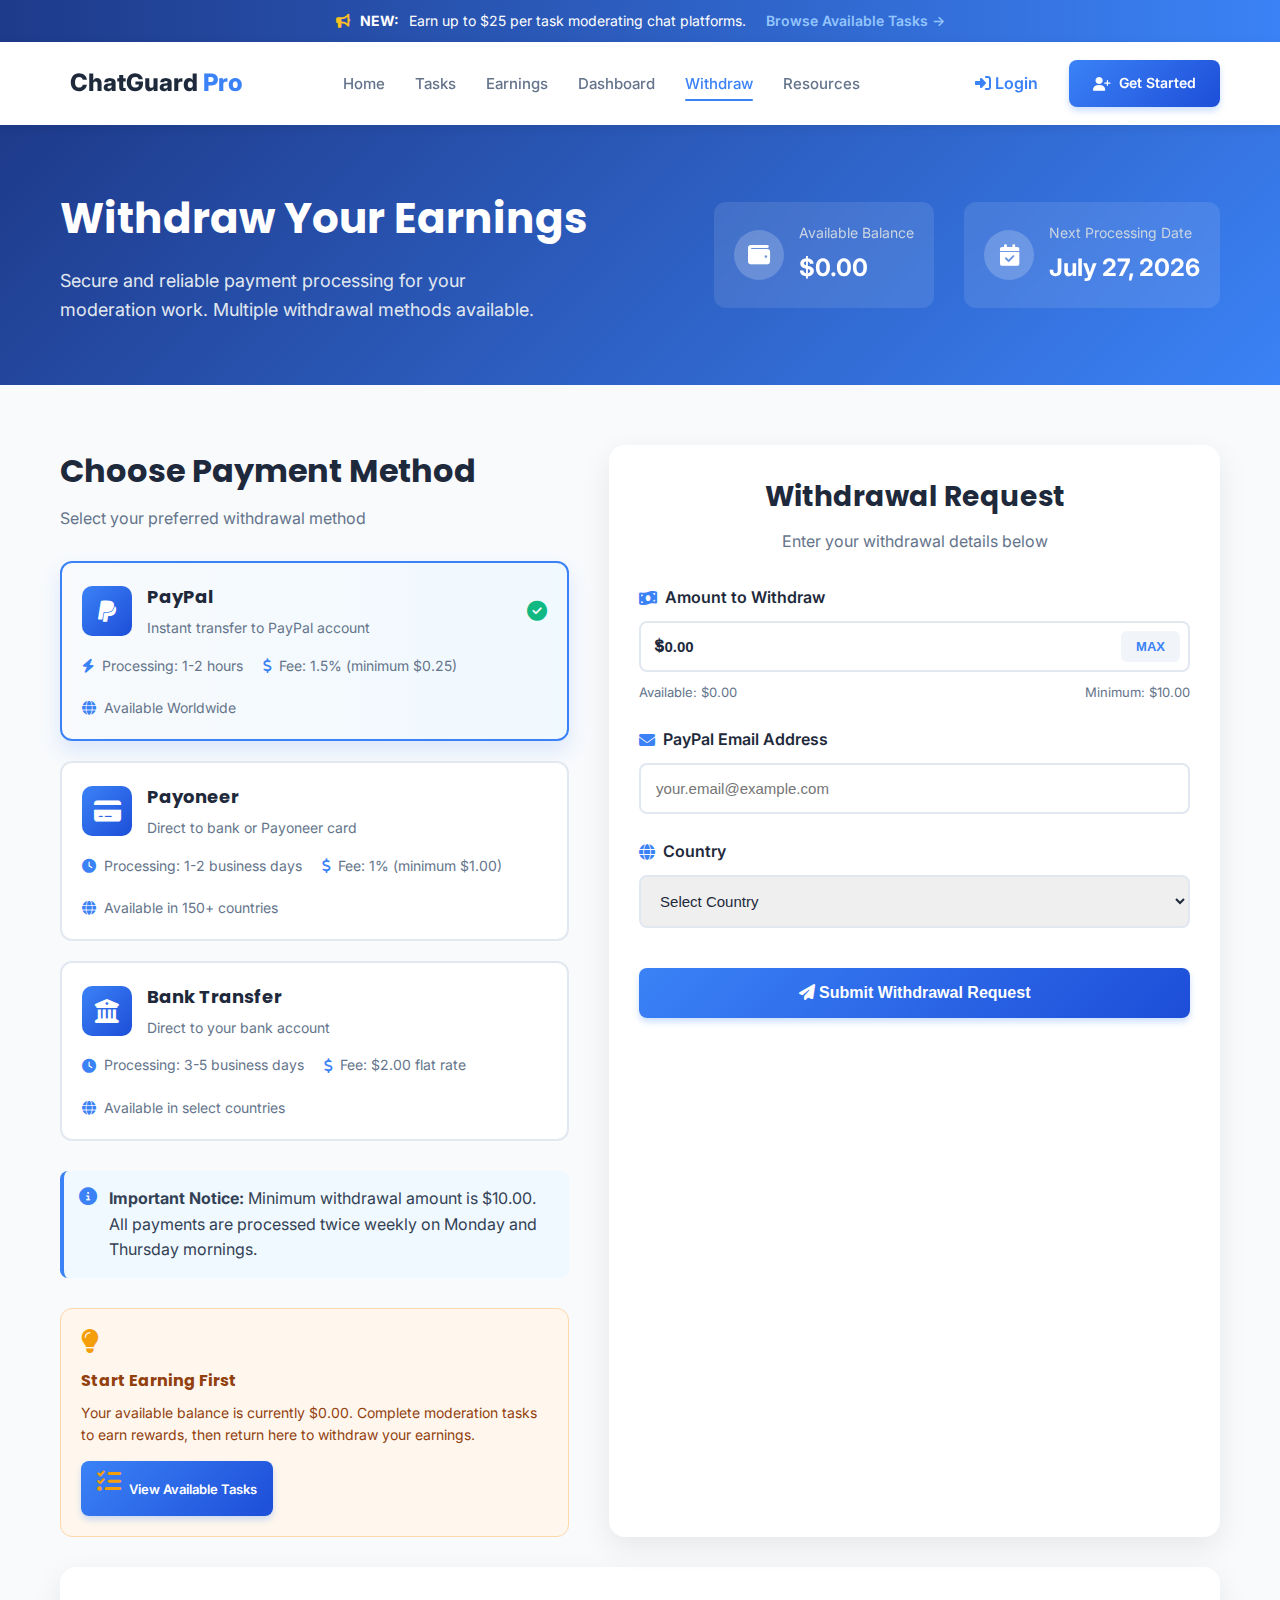
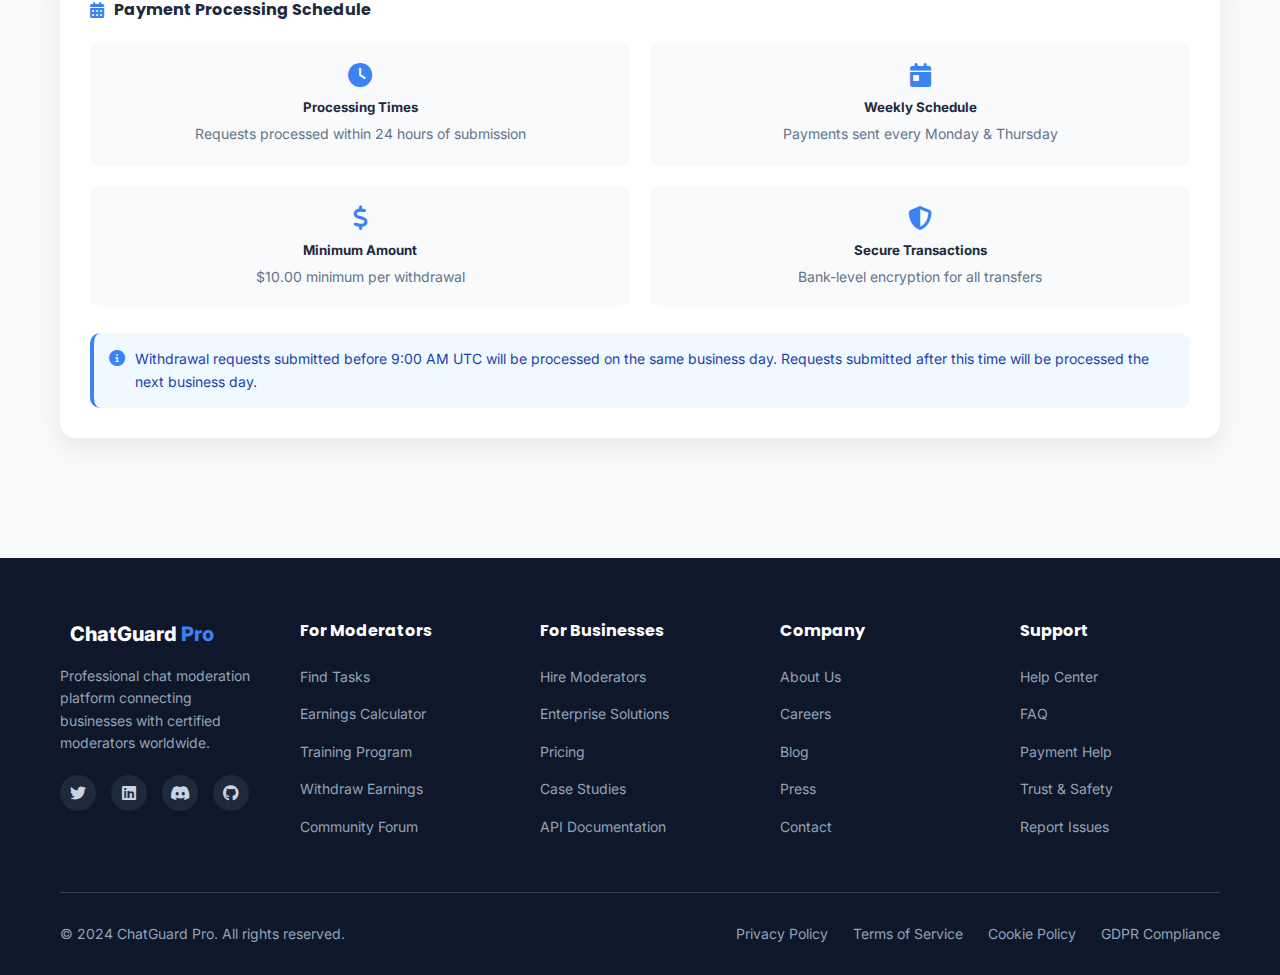
<file: withdrawal.html>
<!DOCTYPE html>
<html lang="en">
<head>
    <meta charset="UTF-8">
    <meta name="viewport" content="width=device-width, initial-scale=1.0">
    <title>ChatGuard Pro | Withdraw Earnings</title>
    <link rel="stylesheet" href="https://cdnjs.cloudflare.com/ajax/libs/font-awesome/6.4.0/css/all.min.css">
    <link href="https://fonts.googleapis.com/css2?family=Poppins:wght@300;400;500;600;700;800;900&family=Inter:wght@300;400;500;600;700&display=swap" rel="stylesheet">
    <style>
        /* Global Styles */
        * {
            margin: 0;
            padding: 0;
            box-sizing: border-box;
        }

        body {
            font-family: 'Inter', sans-serif;
            background-color: #f8fafc;
            color: #334155;
            line-height: 1.6;
        }

        .container {
            width: 100%;
            max-width: 1200px;
            margin: 0 auto;
            padding: 0 20px;
        }

        h1, h2, h3, h4 {
            font-family: 'Poppins', sans-serif;
            font-weight: 700;
            color: #1e293b;
        }

        .btn-primary {
            display: inline-flex;
            align-items: center;
            justify-content: center;
            gap: 8px;
            background: linear-gradient(135deg, #3b82f6, #1d4ed8);
            color: white;
            border: none;
            padding: 12px 24px;
            border-radius: 8px;
            font-weight: 600;
            font-size: 14px;
            text-decoration: none;
            cursor: pointer;
            transition: all 0.3s ease;
            box-shadow: 0 4px 6px rgba(59, 130, 246, 0.25);
        }

        .btn-primary:hover {
            transform: translateY(-2px);
            box-shadow: 0 6px 12px rgba(59, 130, 246, 0.3);
        }

        .btn-large {
            padding: 16px 32px;
            font-size: 16px;
        }

        .btn-block {
            display: block;
            width: 100%;
        }

        .btn-small {
            padding: 8px 16px;
            font-size: 13px;
        }

        /* Announcement Bar */
        .announcement-bar {
            background: linear-gradient(90deg, #1e3a8a, #3b82f6);
            color: white;
            padding: 10px 0;
            font-size: 14px;
        }

        .announcement-text {
            display: flex;
            align-items: center;
            justify-content: center;
            gap: 10px;
        }

        .announcement-text i {
            color: #fbbf24;
        }

        .announcement-link {
            color: #93c5fd;
            text-decoration: none;
            font-weight: 600;
            margin-left: 10px;
            transition: color 0.3s ease;
        }

        .announcement-link:hover {
            color: white;
            text-decoration: underline;
        }

        /* Navigation */
        .navbar {
            background-color: white;
            box-shadow: 0 2px 10px rgba(0, 0, 0, 0.08);
            position: sticky;
            top: 0;
            z-index: 1000;
        }

        .nav-content {
            display: flex;
            align-items: center;
            justify-content: space-between;
            padding: 18px 0;
        }

        .logo {
            display: flex;
            align-items: center;
            gap: 10px;
            font-size: 24px;
            font-weight: 800;
            color: #1e293b;
        }

        .logo i {
            color: #3b82f6;
        }

        .logo-highlight {
            color: #3b82f6;
        }

        .nav-links {
            display: flex;
            gap: 30px;
        }

        .nav-link {
            color: #64748b;
            text-decoration: none;
            font-weight: 500;
            font-size: 15px;
            transition: color 0.3s ease;
            position: relative;
        }

        .nav-link:hover, .nav-link.active {
            color: #3b82f6;
        }

        .nav-link.active::after {
            content: '';
            position: absolute;
            bottom: -5px;
            left: 0;
            width: 100%;
            height: 2px;
            background: #3b82f6;
            border-radius: 2px;
        }

        .nav-buttons {
            display: flex;
            gap: 15px;
            align-items: center;
        }

        .btn-login {
            color: #3b82f6;
            text-decoration: none;
            font-weight: 600;
            padding: 8px 16px;
            border-radius: 6px;
            transition: background-color 0.3s ease;
        }

        .btn-login:hover {
            background-color: #f1f5f9;
        }

        .mobile-menu-btn {
            display: none;
            background: none;
            border: none;
            font-size: 24px;
            color: #64748b;
            cursor: pointer;
        }

        /* Withdrawal Header */
        .section-withdrawal-header {
            background: linear-gradient(135deg, #1e3a8a, #3b82f6);
            color: white;
            padding: 60px 0;
        }

        .withdrawal-header-content {
            display: flex;
            justify-content: space-between;
            align-items: center;
            flex-wrap: wrap;
            gap: 40px;
        }

        .withdrawal-header-text h1 {
            color: white;
            font-size: 42px;
            margin-bottom: 15px;
        }

        .withdrawal-header-text p {
            font-size: 18px;
            color: #e2e8f0;
            max-width: 500px;
        }

        .withdrawal-header-stats {
            display: flex;
            gap: 30px;
        }

        .withdrawal-stat {
            display: flex;
            align-items: center;
            gap: 15px;
            background: rgba(255, 255, 255, 0.1);
            backdrop-filter: blur(10px);
            padding: 20px;
            border-radius: 12px;
            min-width: 220px;
        }

        .withdrawal-stat-icon {
            background: rgba(255, 255, 255, 0.2);
            width: 50px;
            height: 50px;
            border-radius: 50%;
            display: flex;
            align-items: center;
            justify-content: center;
            font-size: 22px;
        }

        .withdrawal-stat-label {
            font-size: 14px;
            color: #cbd5e1;
            margin-bottom: 5px;
        }

        .withdrawal-stat-amount {
            font-size: 24px;
            font-weight: 700;
            color: white;
        }

        /* Withdrawal Main Content */
        .section-withdrawal {
            padding: 60px 0;
        }

        .withdrawal-content {
            display: grid;
            grid-template-columns: 1fr 1.2fr;
            gap: 40px;
        }

        @media (max-width: 992px) {
            .withdrawal-content {
                grid-template-columns: 1fr;
            }
        }

        .withdrawal-methods h2 {
            font-size: 32px;
            margin-bottom: 10px;
        }

        .section-subtitle {
            color: #64748b;
            margin-bottom: 30px;
            font-size: 16px;
        }

        /* Payment Methods */
        .payment-methods-grid {
            display: flex;
            flex-direction: column;
            gap: 20px;
            margin-bottom: 30px;
        }

        .payment-method-card {
            background: white;
            border: 2px solid #e2e8f0;
            border-radius: 12px;
            padding: 20px;
            cursor: pointer;
            transition: all 0.3s ease;
        }

        .payment-method-card:hover {
            border-color: #3b82f6;
            transform: translateY(-2px);
            box-shadow: 0 10px 20px rgba(0, 0, 0, 0.08);
        }

        .payment-method-card.active {
            border-color: #3b82f6;
            background: linear-gradient(to right, #f8fafc, #f0f9ff);
            box-shadow: 0 10px 20px rgba(59, 130, 246, 0.15);
        }

        .payment-method-header {
            display: flex;
            align-items: center;
            gap: 15px;
            margin-bottom: 15px;
        }

        .payment-method-icon {
            width: 50px;
            height: 50px;
            background: linear-gradient(135deg, #3b82f6, #1d4ed8);
            border-radius: 10px;
            display: flex;
            align-items: center;
            justify-content: center;
            font-size: 24px;
            color: white;
        }

        .payment-method-icon.fa-credit-card {
            background: linear-gradient(135deg, #10b981, #059669);
        }

        .payment-method-icon.fa-university {
            background: linear-gradient(135deg, #8b5cf6, #7c3aed);
        }

        .payment-method-info h3 {
            font-size: 18px;
            margin-bottom: 5px;
        }

        .payment-method-info p {
            color: #64748b;
            font-size: 14px;
        }

        .payment-method-check {
            margin-left: auto;
            color: #10b981;
            font-size: 20px;
            opacity: 0;
            transition: opacity 0.3s ease;
        }

        .payment-method-card.active .payment-method-check {
            opacity: 1;
        }

        .payment-method-details {
            display: flex;
            gap: 20px;
            flex-wrap: wrap;
        }

        .payment-detail {
            display: flex;
            align-items: center;
            gap: 8px;
            font-size: 14px;
            color: #64748b;
        }

        .payment-detail i {
            color: #3b82f6;
        }

        /* Withdrawal Notes */
        .withdrawal-note {
            background: #f0f9ff;
            border-left: 4px solid #3b82f6;
            padding: 15px;
            border-radius: 8px;
            margin-bottom: 30px;
            display: flex;
            gap: 12px;
            align-items: flex-start;
        }

        .withdrawal-note i {
            color: #3b82f6;
            font-size: 18px;
            margin-top: 2px;
        }

        .balance-notice {
            background: #fff7ed;
            border: 1px solid #fed7aa;
            border-radius: 12px;
            padding: 20px;
            margin-top: 20px;
        }

        .balance-notice i {
            color: #f59e0b;
            font-size: 24px;
            margin-bottom: 15px;
        }

        .balance-notice h4 {
            color: #92400e;
            margin-bottom: 8px;
        }

        .balance-notice p {
            color: #92400e;
            margin-bottom: 15px;
            font-size: 14px;
        }

        /* Withdrawal Form */
        .withdrawal-form-card {
            background: white;
            border-radius: 16px;
            padding: 30px;
            box-shadow: 0 10px 30px rgba(0, 0, 0, 0.08);
        }

        .withdrawal-form-header {
            text-align: center;
            margin-bottom: 30px;
        }

        .withdrawal-form-header h3 {
            font-size: 28px;
            margin-bottom: 10px;
        }

        .withdrawal-form-header p {
            color: #64748b;
        }

        .form-group {
            margin-bottom: 25px;
        }

        .form-group label {
            display: flex;
            align-items: center;
            gap: 8px;
            font-weight: 600;
            margin-bottom: 10px;
            color: #1e293b;
        }

        .form-group label i {
            color: #3b82f6;
        }

        .amount-input {
            position: relative;
            display: flex;
            align-items: center;
        }

        .currency {
            position: absolute;
            left: 15px;
            font-weight: 600;
            color: #1e293b;
        }

        .amount-input input {
            width: 100%;
            padding: 15px 15px 15px 40px;
            border: 2px solid #e2e8f0;
            border-radius: 8px;
            font-size: 18px;
            font-weight: 600;
            color: #1e293b;
            transition: border-color 0.3s ease;
        }

        .amount-input input:focus {
            outline: none;
            border-color: #3b82f6;
        }

        .btn-max {
            position: absolute;
            right: 10px;
            background: #f1f5f9;
            border: none;
            padding: 8px 15px;
            border-radius: 6px;
            font-size: 13px;
            font-weight: 600;
            color: #3b82f6;
            cursor: pointer;
            transition: background-color 0.3s ease;
        }

        .btn-max:hover {
            background: #e2e8f0;
        }

        .amount-info {
            display: flex;
            justify-content: space-between;
            margin-top: 10px;
            font-size: 13px;
            color: #64748b;
        }

        .payment-form {
            display: none;
        }

        .payment-form.active {
            display: block;
            animation: fadeIn 0.5s ease;
        }

        @keyframes fadeIn {
            from { opacity: 0; transform: translateY(10px); }
            to { opacity: 1; transform: translateY(0); }
        }

        .form-group input, .form-group select {
            width: 100%;
            padding: 15px;
            border: 2px solid #e2e8f0;
            border-radius: 8px;
            font-size: 15px;
            color: #1e293b;
            transition: border-color 0.3s ease;
        }

        .form-group input:focus, .form-group select:focus {
            outline: none;
            border-color: #3b82f6;
        }

        /* Submit Button Spacing */
        .form-submit {
            margin-top: 40px;
        }

        /* Payment Schedule */
        .payment-schedule {
            background: white;
            border-radius: 16px;
            padding: 30px;
            box-shadow: 0 10px 30px rgba(0, 0, 0, 0.08);
            margin-top: 30px;
        }

        .payment-schedule h4 {
            margin-bottom: 20px;
            display: flex;
            align-items: center;
            gap: 10px;
        }

        .payment-schedule h4 i {
            color: #3b82f6;
        }

        .schedule-grid {
            display: grid;
            grid-template-columns: repeat(2, 1fr);
            gap: 20px;
            margin-bottom: 25px;
        }

        .schedule-item {
            background: #f8fafc;
            padding: 20px;
            border-radius: 10px;
            text-align: center;
        }

        .schedule-item i {
            font-size: 24px;
            color: #3b82f6;
            margin-bottom: 10px;
        }

        .schedule-item h5 {
            margin-bottom: 5px;
            color: #1e293b;
        }

        .schedule-item p {
            color: #64748b;
            font-size: 14px;
        }

        .schedule-note {
            background: #f0f9ff;
            border-radius: 10px;
            padding: 15px;
            border-left: 4px solid #3b82f6;
            display: flex;
            gap: 10px;
            align-items: flex-start;
        }

        .schedule-note i {
            color: #3b82f6;
            margin-top: 2px;
        }

        .schedule-note p {
            color: #1e40af;
            font-size: 14px;
            margin: 0;
        }

        /* Footer */
        .footer {
            background: #0f172a;
            color: #cbd5e1;
            padding: 60px 0 30px;
            margin-top: 60px;
        }

        .footer-content {
            display: grid;
            grid-template-columns: repeat(5, 1fr);
            gap: 40px;
            margin-bottom: 40px;
        }

        @media (max-width: 992px) {
            .footer-content {
                grid-template-columns: repeat(3, 1fr);
            }
        }

        @media (max-width: 768px) {
            .footer-content {
                grid-template-columns: repeat(2, 1fr);
            }
        }

        .footer-section .logo {
            color: white;
            font-size: 20px;
            margin-bottom: 15px;
        }

        .footer-description {
            font-size: 14px;
            line-height: 1.6;
            margin-bottom: 20px;
            color: #94a3b8;
        }

        .social-links {
            display: flex;
            gap: 15px;
        }

        .social-links a {
            display: flex;
            align-items: center;
            justify-content: center;
            width: 36px;
            height: 36px;
            background: #1e293b;
            border-radius: 50%;
            color: #cbd5e1;
            text-decoration: none;
            transition: all 0.3s ease;
        }

        .social-links a:hover {
            background: #3b82f6;
            color: white;
            transform: translateY(-3px);
        }

        .footer-section h4 {
            color: white;
            font-size: 16px;
            margin-bottom: 20px;
        }

        .footer-links {
            list-style: none;
        }

        .footer-links li {
            margin-bottom: 12px;
        }

        .footer-links a {
            color: #94a3b8;
            text-decoration: none;
            font-size: 14px;
            transition: color 0.3s ease;
        }

        .footer-links a:hover {
            color: white;
        }

        .footer-bottom {
            display: flex;
            justify-content: space-between;
            align-items: center;
            padding-top: 30px;
            border-top: 1px solid #334155;
            font-size: 14px;
        }

        .footer-copyright {
            color: #94a3b8;
        }

        .footer-legal {
            display: flex;
            gap: 25px;
        }

        .footer-legal a {
            color: #94a3b8;
            text-decoration: none;
            transition: color 0.3s ease;
        }

        .footer-legal a:hover {
            color: white;
        }

        /* Modal */
        .modal {
            display: none;
            position: fixed;
            top: 0;
            left: 0;
            width: 100%;
            height: 100%;
            background: rgba(0, 0, 0, 0.8);
            z-index: 2000;
            align-items: center;
            justify-content: center;
            padding: 20px;
        }

        .modal.active {
            display: flex;
        }

        .modal-content {
            background: white;
            border-radius: 20px;
            padding: 40px;
            max-width: 500px;
            width: 100%;
            animation: modalSlide 0.3s ease;
        }

        @keyframes modalSlide {
            from {
                opacity: 0;
                transform: translateY(-30px);
            }
            to {
                opacity: 1;
                transform: translateY(0);
            }
        }

        .modal-icon {
            width: 80px;
            height: 80px;
            background: #10b981;
            border-radius: 50%;
            display: flex;
            align-items: center;
            justify-content: center;
            margin: 0 auto 20px;
            font-size: 36px;
            color: white;
        }

        .modal-title {
            text-align: center;
            margin-bottom: 10px;
            color: #1e293b;
        }

        .modal-text {
            text-align: center;
            color: #64748b;
            margin-bottom: 30px;
        }

        .modal-details {
            background: #f8fafc;
            border-radius: 12px;
            padding: 20px;
            margin-bottom: 30px;
        }

        .modal-detail-item {
            display: flex;
            justify-content: space-between;
            margin-bottom: 10px;
        }

        .modal-detail-item:last-child {
            margin-bottom: 0;
        }

        .modal-note {
            background: #f0f9ff;
            border-radius: 10px;
            padding: 15px;
            margin-bottom: 25px;
            border-left: 4px solid #3b82f6;
        }

        .modal-note p {
            color: #1e40af;
            font-size: 14px;
            margin: 0;
            display: flex;
            align-items: flex-start;
            gap: 10px;
        }

        .modal-note i {
            color: #3b82f6;
            margin-top: 2px;
        }

        /* Responsive Design */
        @media (max-width: 768px) {
            .nav-links, .nav-buttons {
                display: none;
            }

            .mobile-menu-btn {
                display: block;
            }

            .withdrawal-header-content {
                flex-direction: column;
                text-align: center;
            }

            .withdrawal-header-stats {
                flex-direction: column;
                width: 100%;
            }

            .withdrawal-stat {
                width: 100%;
            }

            .withdrawal-header-text h1 {
                font-size: 32px;
            }

            .schedule-grid {
                grid-template-columns: 1fr;
            }

            .footer-bottom {
                flex-direction: column;
                gap: 20px;
                text-align: center;
            }

            .footer-legal {
                flex-wrap: wrap;
                justify-content: center;
                gap: 15px;
            }
        }
    </style>
</head>
<body>
    <!-- Top Announcement Bar -->
    <div class="announcement-bar">
        <div class="container">
            <span class="announcement-text">
                <i class="fas fa-bullhorn"></i> 
                <strong>NEW:</strong> Earn up to $25 per task moderating chat platforms. 
                <a href="tasks.html" class="announcement-link">Browse Available Tasks →</a>
            </span>
        </div>
    </div>

    <!-- Navigation -->
    <nav class="navbar">
        <div class="container">
            <div class="nav-content">
                <div class="logo">
                    <i class="fas fa-shield-check"></i>
                    <span>ChatGuard <span class="logo-highlight">Pro</span></span>
                </div>
                
                <div class="nav-links">
                    <a href="index.html" class="nav-link">Home</a>
                    <a href="tasks.html" class="nav-link">Tasks</a>
                    <a href="earnings.html" class="nav-link">Earnings</a>
                    <a href="dashboard.html" class="nav-link">Dashboard</a>
                    <a href="withdrawal.html" class="nav-link active">Withdraw</a>
                    <a href="resources.html" class="nav-link">Resources</a>
                </div>
                
                <div class="nav-buttons">
                    <a href="login.html" class="btn-login">
                        <i class="fas fa-sign-in-alt"></i> Login
                    </a>
                    <a href="signup.html" class="btn-primary">
                        <i class="fas fa-user-plus"></i> Get Started
                    </a>
                </div>
                
                <button class="mobile-menu-btn">
                    <i class="fas fa-bars"></i>
                </button>
            </div>
        </div>
    </nav>

    <!-- Withdrawal Header -->
    <section class="section-withdrawal-header">
        <div class="container">
            <div class="withdrawal-header-content">
                <div class="withdrawal-header-text">
                    <h1>Withdraw Your Earnings</h1>
                    <p>Secure and reliable payment processing for your moderation work. Multiple withdrawal methods available.</p>
                </div>
                
                <div class="withdrawal-header-stats">
                    <div class="withdrawal-stat">
                        <div class="withdrawal-stat-icon">
                            <i class="fas fa-wallet"></i>
                        </div>
                        <div class="withdrawal-stat-info">
                            <div class="withdrawal-stat-label">Available Balance</div>
                            <div class="withdrawal-stat-amount" id="currentBalance">$0.00</div>
                        </div>
                    </div>
                    
                    <div class="withdrawal-stat">
                        <div class="withdrawal-stat-icon">
                            <i class="fas fa-calendar-check"></i>
                        </div>
                        <div class="withdrawal-stat-info">
                            <div class="withdrawal-stat-label">Next Processing Date</div>
                            <div class="withdrawal-stat-amount" id="nextProcessingDate">Loading...</div>
                        </div>
                    </div>
                </div>
            </div>
        </div>
    </section>

    <!-- Withdrawal Main Content -->
    <section class="section-withdrawal">
        <div class="container">
            <div class="withdrawal-content">
                <!-- Left Side - Payment Methods -->
                <div class="withdrawal-methods">
                    <h2>Choose Payment Method</h2>
                    <p class="section-subtitle">Select your preferred withdrawal method</p>
                    
                    <div class="payment-methods-grid">
                        <!-- PayPal -->
                        <div class="payment-method-card active" data-method="paypal">
                            <div class="payment-method-header">
                                <div class="payment-method-icon">
                                    <i class="fab fa-paypal"></i>
                                </div>
                                <div class="payment-method-info">
                                    <h3>PayPal</h3>
                                    <p>Instant transfer to PayPal account</p>
                                </div>
                                <div class="payment-method-check">
                                    <i class="fas fa-check-circle"></i>
                                </div>
                            </div>
                            
                            <div class="payment-method-details">
                                <div class="payment-detail">
                                    <i class="fas fa-bolt"></i>
                                    <span>Processing: 1-2 hours</span>
                                </div>
                                <div class="payment-detail">
                                    <i class="fas fa-dollar-sign"></i>
                                    <span>Fee: 1.5% (minimum $0.25)</span>
                                </div>
                                <div class="payment-detail">
                                    <i class="fas fa-globe"></i>
                                    <span>Available Worldwide</span>
                                </div>
                            </div>
                        </div>
                        
                        <!-- Payoneer -->
                        <div class="payment-method-card" data-method="payoneer">
                            <div class="payment-method-header">
                                <div class="payment-method-icon">
                                    <i class="fas fa-credit-card"></i>
                                </div>
                                <div class="payment-method-info">
                                    <h3>Payoneer</h3>
                                    <p>Direct to bank or Payoneer card</p>
                                </div>
                                <div class="payment-method-check">
                                    <i class="fas fa-check-circle"></i>
                                </div>
                            </div>
                            
                            <div class="payment-method-details">
                                <div class="payment-detail">
                                    <i class="fas fa-clock"></i>
                                    <span>Processing: 1-2 business days</span>
                                </div>
                                <div class="payment-detail">
                                    <i class="fas fa-dollar-sign"></i>
                                    <span>Fee: 1% (minimum $1.00)</span>
                                </div>
                                <div class="payment-detail">
                                    <i class="fas fa-globe"></i>
                                    <span>Available in 150+ countries</span>
                                </div>
                            </div>
                        </div>
                        
                        <!-- Bank Transfer -->
                        <div class="payment-method-card" data-method="bank">
                            <div class="payment-method-header">
                                <div class="payment-method-icon">
                                    <i class="fas fa-university"></i>
                                </div>
                                <div class="payment-method-info">
                                    <h3>Bank Transfer</h3>
                                    <p>Direct to your bank account</p>
                                </div>
                                <div class="payment-method-check">
                                    <i class="fas fa-check-circle"></i>
                                </div>
                            </div>
                            
                            <div class="payment-method-details">
                                <div class="payment-detail">
                                    <i class="fas fa-clock"></i>
                                    <span>Processing: 3-5 business days</span>
                                </div>
                                <div class="payment-detail">
                                    <i class="fas fa-dollar-sign"></i>
                                    <span>Fee: $2.00 flat rate</span>
                                </div>
                                <div class="payment-detail">
                                    <i class="fas fa-globe"></i>
                                    <span>Available in select countries</span>
                                </div>
                            </div>
                        </div>
                    </div>
                    
                    <div class="withdrawal-note">
                        <i class="fas fa-info-circle"></i>
                        <p><strong>Important Notice:</strong> Minimum withdrawal amount is $10.00. All payments are processed twice weekly on Monday and Thursday mornings.</p>
                    </div>
                    
                    <div class="balance-notice">
                        <i class="fas fa-lightbulb"></i>
                        <div>
                            <h4>Start Earning First</h4>
                            <p>Your available balance is currently $0.00. Complete moderation tasks to earn rewards, then return here to withdraw your earnings.</p>
                            <a href="tasks.html" class="btn-primary btn-small">
                                <i class="fas fa-tasks"></i> View Available Tasks
                            </a>
                        </div>
                    </div>
                </div>
                
                <!-- Right Side - Withdrawal Form -->
                <div class="withdrawal-form-card">
                    <div class="withdrawal-form-header">
                        <h3>Withdrawal Request</h3>
                        <p>Enter your withdrawal details below</p>
                    </div>
                    
                    <form id="withdrawalForm">
                        <div class="form-group">
                            <label for="amount">
                                <i class="fas fa-money-bill-wave"></i> Amount to Withdraw
                            </label>
                            <div class="amount-input">
                                <span class="currency">$</span>
                                <input type="number" id="amount" name="amount" min="10" step="0.01" value="50.00" required>
                                <button type="button" class="btn-max" onclick="setMaxAmount()">MAX</button>
                            </div>
                            <div class="amount-info">
                                <span>Available: $0.00</span>
                                <span>Minimum: $10.00</span>
                            </div>
                        </div>
                        
                        <!-- PayPal Form -->
                        <div class="payment-form active" id="paypalForm">
                            <div class="form-group">
                                <label for="paypalEmail">
                                    <i class="fas fa-envelope"></i> PayPal Email Address
                                </label>
                                <input type="email" id="paypalEmail" name="paypalEmail" placeholder="your.email@example.com" required>
                            </div>
                            
                            <div class="form-group">
                                <label for="paypalCountry">
                                    <i class="fas fa-globe"></i> Country
                                </label>
                                <select id="paypalCountry" name="paypalCountry" required>
                                    <option value="">Select Country</option>
                                    <option value="us">United States</option>
                                    <option value="uk">United Kingdom</option>
                                    <option value="ca">Canada</option>
                                    <option value="au">Australia</option>
                                    <option value="other">Other</option>
                                </select>
                            </div>
                        </div>
                        
                        <!-- Payoneer Form -->
                        <div class="payment-form" id="payoneerForm">
                            <div class="form-group">
                                <label for="payoneerEmail">
                                    <i class="fas fa-envelope"></i> Payoneer Email Address
                                </label>
                                <input type="email" id="payoneerEmail" name="payoneerEmail" placeholder="your.email@example.com" required>
                            </div>
                            
                            <div class="form-group">
                                <label for="payoneerCountry">
                                    <i class="fas fa-globe"></i> Country
                                </label>
                                <select id="payoneerCountry" name="payoneerCountry" required>
                                    <option value="">Select Country</option>
                                    <option value="us">United States</option>
                                    <option value="uk">United Kingdom</option>
                                    <option value="ca">Canada</option>
                                    <option value="au">Australia</option>
                                    <option value="other">Other</option>
                                </select>
                            </div>
                        </div>
                        
                        <!-- Bank Transfer Form -->
                        <div class="payment-form" id="bankForm">
                            <div class="form-group">
                                <label for="bankName">
                                    <i class="fas fa-university"></i> Bank Name
                                </label>
                                <input type="text" id="bankName" name="bankName" placeholder="e.g., Chase Bank" required>
                            </div>
                            
                            <div class="form-group">
                                <label for="accountNumber">
                                    <i class="fas fa-credit-card"></i> Account Number
                                </label>
                                <input type="text" id="accountNumber" name="accountNumber" placeholder="XXXX-XXXX-XXXX" required>
                            </div>
                            
                            <div class="form-group">
                                <label for="routingNumber">
                                    <i class="fas fa-sort-numeric-down"></i> Routing Number
                                </label>
                                <input type="text" id="routingNumber" name="routingNumber" placeholder="XXXXXXX" required>
                            </div>
                        </div>
                        
                        <div class="form-submit">
                            <button type="submit" class="btn-primary btn-large btn-block">
                                <i class="fas fa-paper-plane"></i> Submit Withdrawal Request
                            </button>
                        </div>
                    </form>
                </div>
            </div>
            
            <!-- Payment Schedule Section -->
            <div class="payment-schedule">
                <h4><i class="fas fa-calendar-alt"></i> Payment Processing Schedule</h4>
                <div class="schedule-grid">
                    <div class="schedule-item">
                        <i class="fas fa-clock"></i>
                        <h5>Processing Times</h5>
                        <p>Requests processed within 24 hours of submission</p>
                    </div>
                    <div class="schedule-item">
                        <i class="fas fa-calendar-day"></i>
                        <h5>Weekly Schedule</h5>
                        <p>Payments sent every Monday & Thursday</p>
                    </div>
                    <div class="schedule-item">
                        <i class="fas fa-dollar-sign"></i>
                        <h5>Minimum Amount</h5>
                        <p>$10.00 minimum per withdrawal</p>
                    </div>
                    <div class="schedule-item">
                        <i class="fas fa-shield-alt"></i>
                        <h5>Secure Transactions</h5>
                        <p>Bank-level encryption for all transfers</p>
                    </div>
                </div>
                <div class="schedule-note">
                    <i class="fas fa-info-circle"></i>
                    <p>Withdrawal requests submitted before 9:00 AM UTC will be processed on the same business day. Requests submitted after this time will be processed the next business day.</p>
                </div>
            </div>
        </div>
    </section>

    <!-- Footer -->
    <footer class="footer">
        <div class="container">
            <div class="footer-content">
                <div class="footer-section">
                    <div class="logo">
                        <i class="fas fa-shield-check"></i>
                        <span>ChatGuard <span class="logo-highlight">Pro</span></span>
                    </div>
                    <p class="footer-description">
                        Professional chat moderation platform connecting businesses with certified moderators worldwide.
                    </p>
                    <div class="social-links">
                        <a href="#"><i class="fab fa-twitter"></i></a>
                        <a href="#"><i class="fab fa-linkedin"></i></a>
                        <a href="#"><i class="fab fa-discord"></i></a>
                        <a href="#"><i class="fab fa-github"></i></a>
                    </div>
                </div>
                
                <div class="footer-section">
                    <h4>For Moderators</h4>
                    <ul class="footer-links">
                        <li><a href="tasks.html">Find Tasks</a></li>
                        <li><a href="earnings.html">Earnings Calculator</a></li>
                        <li><a href="training.html">Training Program</a></li>
                        <li><a href="withdrawal.html">Withdraw Earnings</a></li>
                        <li><a href="community.html">Community Forum</a></li>
                    </ul>
                </div>
                
                <div class="footer-section">
                    <h4>For Businesses</h4>
                    <ul class="footer-links">
                        <li><a href="hire.html">Hire Moderators</a></li>
                        <li><a href="enterprise.html">Enterprise Solutions</a></li>
                        <li><a href="pricing.html">Pricing</a></li>
                        <li><a href="case-studies.html">Case Studies</a></li>
                        <li><a href="api.html">API Documentation</a></li>
                    </ul>
                </div>
                
                <div class="footer-section">
                    <h4>Company</h4>
                    <ul class="footer-links">
                        <li><a href="about.html">About Us</a></li>
                        <li><a href="careers.html">Careers</a></li>
                        <li><a href="blog.html">Blog</a></li>
                        <li><a href="press.html">Press</a></li>
                        <li><a href="contact.html">Contact</a></li>
                    </ul>
                </div>
                
                <div class="footer-section">
                    <h4>Support</h4>
                    <ul class="footer-links">
                        <li><a href="help.html">Help Center</a></li>
                        <li><a href="faq.html">FAQ</a></li>
                        <li><a href="payment-help.html">Payment Help</a></li>
                        <li><a href="trust.html">Trust & Safety</a></li>
                        <li><a href="report.html">Report Issues</a></li>
                    </ul>
                </div>
            </div>
            
            <div class="footer-bottom">
                <div class="footer-copyright">
                    &copy; 2024 ChatGuard Pro. All rights reserved.
                </div>
                <div class="footer-legal">
                    <a href="privacy.html">Privacy Policy</a>
                    <a href="terms.html">Terms of Service</a>
                    <a href="cookies.html">Cookie Policy</a>
                    <a href="gdpr.html">GDPR Compliance</a>
                </div>
            </div>
        </div>
    </footer>

    <!-- Confirmation Modal -->
    <div class="modal" id="confirmationModal">
        <div class="modal-content">
            <div class="modal-icon">
                <i class="fas fa-check"></i>
            </div>
            <h3 class="modal-title">Withdrawal Request Submitted</h3>
            <p class="modal-text">Your withdrawal request has been successfully submitted for processing.</p>
            
            <div class="modal-details">
                <div class="modal-detail-item">
                    <span>Amount:</span>
                    <strong id="modalAmount">$50.00</strong>
                </div>
                <div class="modal-detail-item">
                    <span>Method:</span>
                    <strong id="modalMethod">PayPal</strong>
                </div>
                <div class="modal-detail-item">
                    <span>Processing:</span>
                    <strong id="modalProcessing">1-2 hours</strong>
                </div>
                <div class="modal-detail-item">
                    <span>Reference:</span>
                    <strong id="modalReference">CGW-00000000</strong>
                </div>
            </div>
            
            <div class="modal-note">
                <p>
                    <i class="fas fa-info-circle"></i>
                    Your withdrawal will be processed on the next scheduled payment date. You will receive an email confirmation shortly.
                </p>
            </div>
            
            <button class="btn-primary btn-large btn-block" onclick="closeModal()">
                <i class="fas fa-check-circle"></i> Close
            </button>
        </div>
    </div>

    <script>
        document.addEventListener('DOMContentLoaded', function() {
            // Calculate next processing date
            const today = new Date();
            const nextProcessing = new Date(today);
            
            // Find next Monday or Thursday
            const day = today.getDay();
            if (day === 0 || day === 1 || day === 2 || day === 3) { // Sunday - Thursday
                // Next Thursday
                const daysUntilThursday = (4 - day + 7) % 7 || 7;
                nextProcessing.setDate(today.getDate() + daysUntilThursday);
            } else { // Friday or Saturday
                // Next Monday
                const daysUntilMonday = (1 - day + 7) % 7 || 7;
                nextProcessing.setDate(today.getDate() + daysUntilMonday);
            }
            
            // Format date
            const options = { year: 'numeric', month: 'long', day: 'numeric' };
            const formattedDate = nextProcessing.toLocaleDateString('en-US', options);
            document.getElementById('nextProcessingDate').textContent = formattedDate;
            
            // Payment method selection
            const paymentCards = document.querySelectorAll('.payment-method-card');
            const paymentForms = document.querySelectorAll('.payment-form');
            
            paymentCards.forEach(card => {
                card.addEventListener('click', function() {
                    // Remove active class from all cards
                    paymentCards.forEach(c => c.classList.remove('active'));
                    
                    // Add active class to clicked card
                    this.classList.add('active');
                    
                    // Hide all forms
                    paymentForms.forEach(form => form.classList.remove('active'));
                    
                    // Show corresponding form
                    const method = this.getAttribute('data-method');
                    document.getElementById(method + 'Form').classList.add('active');
                });
            });
            
            // Form submission
            document.getElementById('withdrawalForm').addEventListener('submit', function(e) {
                e.preventDefault();
                
                const amount = parseFloat(document.getElementById('amount').value);
                const method = document.querySelector('.payment-method-card.active').getAttribute('data-method');
                const methodName = method === 'paypal' ? 'PayPal' : 
                                  method === 'payoneer' ? 'Payoneer' : 'Bank Transfer';
                
                // Validate minimum amount
                if (amount < 10) {
                    alert('Minimum withdrawal amount is $10.00. Please increase your withdrawal amount.');
                    return;
                }
                
                // Validate form based on method
                if (!validateForm(method)) {
                    return;
                }
                
                // Calculate fee based on method
                let fee = 0;
                switch(method) {
                    case 'paypal':
                        fee = Math.max(amount * 0.015, 0.25);
                        break;
                    case 'payoneer':
                        fee = Math.max(amount * 0.01, 1.00);
                        break;
                    case 'bank':
                        fee = 2.00;
                        break;
                }
                
                const netAmount = amount - fee;
                
                // Show confirmation modal
                showConfirmationModal(amount, methodName, fee, netAmount);
            });
        });
        
        function setMaxAmount() {
            document.getElementById('amount').value = '500.00';
        }
        
        function validateForm(method) {
            if (method === 'paypal') {
                const email = document.getElementById('paypalEmail').value;
                const country = document.getElementById('paypalCountry').value;
                
                if (!email || !email.includes('@')) {
                    alert('Please enter a valid PayPal email address.');
                    return false;
                }
                
                if (!country) {
                    alert('Please select your country.');
                    return false;
                }
            } else if (method === 'payoneer') {
                const email = document.getElementById('payoneerEmail').value;
                const country = document.getElementById('payoneerCountry').value;
                
                if (!email || !email.includes('@')) {
                    alert('Please enter a valid Payoneer email address.');
                    return false;
                }
                
                if (!country) {
                    alert('Please select your country.');
                    return false;
                }
            } else if (method === 'bank') {
                const bankName = document.getElementById('bankName').value;
                const accountNumber = document.getElementById('accountNumber').value;
                const routingNumber = document.getElementById('routingNumber').value;
                
                if (!bankName) {
                    alert('Please enter your bank name.');
                    return false;
                }
                
                if (!accountNumber || accountNumber.length < 8) {
                    alert('Please enter a valid account number.');
                    return false;
                }
                
                if (!routingNumber || routingNumber.length < 8) {
                    alert('Please enter a valid routing number.');
                    return false;
                }
            }
            
            return true;
        }
        
        function showConfirmationModal(amount, method, fee, netAmount) {
            // Generate reference number
            const reference = 'CGW-' + Date.now().toString().slice(-8);
            
            // Set modal content
            document.getElementById('modalAmount').textContent = '$' + amount.toFixed(2);
            document.getElementById('modalMethod').textContent = method;
            
            // Set processing time based on method
            let processingTime = '1-2 business days';
            if (method === 'PayPal') processingTime = '1-2 hours';
            if (method === 'Bank Transfer') processingTime = '3-5 business days';
            
            document.getElementById('modalProcessing').textContent = processingTime;
            document.getElementById('modalReference').textContent = reference;
            
            // Show modal
            document.getElementById('confirmationModal').classList.add('active');
        }
        
        function closeModal() {
            document.getElementById('confirmationModal').classList.remove('active');
            
            // Reset form
            document.getElementById('withdrawalForm').reset();
            document.getElementById('amount').value = '50.00';
        }
    </script>
</body>
</html>
</file>
<file: style.css>
/* ===== CHATGUARD PRO - COMPLETE STYLESHEET ===== */
/* ===== RESET & BASE ===== */
* {
    margin: 0;
    padding: 0;
    box-sizing: border-box;
}

:root {
    /* Brand Colors */
    --primary: #2563eb;
    --primary-dark: #1d4ed8;
    --primary-light: #dbeafe;
    --secondary: #7c3aed;
    --accent: #06b6d4;
    
    /* Neutral Colors */
    --dark: #1e293b;
    --dark-gray: #475569;
    --gray: #64748b;
    --light-gray: #e2e8f0;
    --light: #f8fafc;
    --white: #ffffff;
    
    /* Status Colors */
    --success: #10b981;
    --warning: #f59e0b;
    --danger: #ef4444;
    --info: #3b82f6;
    
    /* Gradients */
    --gradient-primary: linear-gradient(135deg, #2563eb 0%, #7c3aed 100%);
    --gradient-dark: linear-gradient(135deg, #1e293b 0%, #334155 100%);
    --gradient-success: linear-gradient(135deg, #10b981 0%, #34d399 100%);
    
    /* Shadows */
    --shadow-sm: 0 1px 3px rgba(0, 0, 0, 0.1);
    --shadow-md: 0 4px 6px -1px rgba(0, 0, 0, 0.1);
    --shadow-lg: 0 10px 15px -3px rgba(0, 0, 0, 0.1);
    --shadow-xl: 0 20px 25px -5px rgba(0, 0, 0, 0.1);
    --shadow-2xl: 0 25px 50px -12px rgba(0, 0, 0, 0.25);
    
    /* Border Radius */
    --radius-sm: 8px;
    --radius-md: 12px;
    --radius-lg: 16px;
    --radius-xl: 24px;
    --radius-full: 9999px;
    
    /* Transitions */
    --transition-fast: 150ms ease;
    --transition-normal: 300ms ease;
    --transition-slow: 500ms ease;
}

body {
    font-family: 'Inter', -apple-system, BlinkMacSystemFont, sans-serif;
    line-height: 1.6;
    color: var(--dark);
    background-color: var(--light);
    overflow-x: hidden;
}

.container {
    max-width: 1200px;
    margin: 0 auto;
    padding: 0 20px;
}

/* ===== TYPOGRAPHY ===== */
h1, h2, h3, h4, h5, h6 {
    font-family: 'Poppins', sans-serif;
    font-weight: 700;
    line-height: 1.2;
}

h1 {
    font-size: 3.5rem;
    letter-spacing: -0.025em;
}

h2 {
    font-size: 2.5rem;
    letter-spacing: -0.025em;
}

h3 {
    font-size: 1.5rem;
}

p {
    margin-bottom: 1rem;
    color: var(--dark-gray);
}

.gradient-text {
    background: var(--gradient-primary);
    -webkit-background-clip: text;
    background-clip: text;
    color: transparent;
    display: inline-block;
}

.highlight {
    color: var(--primary);
    position: relative;
}

.highlight::after {
    content: '';
    position: absolute;
    bottom: 2px;
    left: 0;
    width: 100%;
    height: 8px;
    background: var(--primary-light);
    z-index: -1;
    border-radius: 4px;
}

.text-center {
    text-align: center;
}

.subtitle {
    font-size: 1.25rem;
    color: var(--gray);
    max-width: 600px;
    margin: 0 auto 3rem;
}

/* ===== ANNOUNCEMENT BAR ===== */
.announcement-bar {
    background: var(--gradient-primary);
    color: white;
    padding: 10px 0;
    font-size: 0.9rem;
}

.announcement-text {
    display: flex;
    align-items: center;
    justify-content: center;
    gap: 10px;
}

.announcement-link {
    color: white;
    font-weight: 600;
    text-decoration: none;
    margin-left: 10px;
    padding: 4px 12px;
    background: rgba(255, 255, 255, 0.2);
    border-radius: var(--radius-full);
    transition: var(--transition-fast);
}

.announcement-link:hover {
    background: rgba(255, 255, 255, 0.3);
}

/* ===== NAVBAR ===== */
.navbar {
    background: var(--white);
    box-shadow: var(--shadow-sm);
    position: sticky;
    top: 0;
    z-index: 1000;
    padding: 1rem 0;
}

.nav-content {
    display: flex;
    align-items: center;
    justify-content: space-between;
}

.logo {
    display: flex;
    align-items: center;
    gap: 10px;
    font-size: 1.5rem;
    font-weight: 800;
    color: var(--dark);
    text-decoration: none;
}

.logo i {
    font-size: 1.8rem;
    color: var(--primary);
}

.logo-highlight {
    color: var(--primary);
}

.nav-links {
    display: flex;
    gap: 2rem;
    align-items: center;
}

.nav-link {
    text-decoration: none;
    color: var(--dark-gray);
    font-weight: 500;
    padding: 8px 12px;
    border-radius: var(--radius-sm);
    transition: var(--transition-fast);
    position: relative;
    display: flex;
    align-items: center;
    gap: 6px;
}

.nav-link:hover {
    color: var(--primary);
    background: var(--primary-light);
}

.nav-link.active {
    color: var(--primary);
    font-weight: 600;
}

.badge-new {
    background: var(--danger);
    color: white;
    font-size: 0.7rem;
    padding: 2px 8px;
    border-radius: var(--radius-full);
    font-weight: 600;
}

.nav-buttons {
    display: flex;
    gap: 1rem;
    align-items: center;
}

.btn-login {
    color: var(--gray);
    text-decoration: none;
    font-weight: 500;
    padding: 8px 20px;
    border-radius: var(--radius-sm);
    transition: var(--transition-fast);
    display: flex;
    align-items: center;
    gap: 8px;
}

.btn-login:hover {
    color: var(--primary);
    background: var(--primary-light);
}

.btn-primary {
    background: var(--gradient-primary);
    color: white;
    text-decoration: none;
    padding: 10px 24px;
    border-radius: var(--radius-sm);
    font-weight: 600;
    transition: var(--transition-fast);
    display: flex;
    align-items: center;
    gap: 8px;
    border: none;
    cursor: pointer;
}

.btn-primary:hover {
    transform: translateY(-2px);
    box-shadow: var(--shadow-md);
}

.btn-secondary {
    background: white;
    color: var(--primary);
    border: 2px solid var(--primary);
    text-decoration: none;
    padding: 10px 24px;
    border-radius: var(--radius-sm);
    font-weight: 600;
    transition: var(--transition-fast);
    display: flex;
    align-items: center;
    gap: 8px;
}

.btn-secondary:hover {
    background: var(--primary-light);
    transform: translateY(-2px);
}

.btn-large {
    padding: 14px 32px;
    font-size: 1.1rem;
}

.btn-block {
    width: 100%;
    justify-content: center;
}

.btn-small {
    padding: 0.5rem 1rem;
    font-size: 0.9rem;
}

.mobile-menu-btn {
    display: none;
    background: none;
    border: none;
    font-size: 1.5rem;
    color: var(--dark);
    cursor: pointer;
}

/* ===== USER PROFILE ===== */
.user-profile {
    display: flex;
    align-items: center;
    gap: 1rem;
}

.user-avatar {
    width: 40px;
    height: 40px;
    border-radius: 50%;
    object-fit: cover;
}

.user-info {
    display: flex;
    flex-direction: column;
}

.user-name {
    font-weight: 600;
    color: var(--dark);
}

.user-tier {
    font-size: 0.8rem;
    color: var(--success);
    font-weight: 600;
}

.user-balance {
    display: flex;
    align-items: center;
    gap: 8px;
    padding: 8px 16px;
    background: var(--light);
    border-radius: var(--radius-sm);
    font-weight: 600;
    color: var(--success);
}

.btn-notification {
    position: relative;
    background: none;
    border: none;
    font-size: 1.2rem;
    color: var(--gray);
    cursor: pointer;
    padding: 8px;
    border-radius: var(--radius-sm);
    transition: var(--transition-fast);
}

.btn-notification:hover {
    background: var(--light-gray);
    color: var(--dark);
}

.notification-count {
    position: absolute;
    top: -5px;
    right: -5px;
    background: var(--danger);
    color: white;
    font-size: 0.7rem;
    width: 18px;
    height: 18px;
    border-radius: 50%;
    display: flex;
    align-items: center;
    justify-content: center;
    font-weight: 600;
}

/* ===== HERO SECTION (HOME) ===== */
.hero {
    padding: 5rem 0;
    position: relative;
    overflow: hidden;
}

.hero::before {
    content: '';
    position: absolute;
    top: -50%;
    right: -20%;
    width: 800px;
    height: 800px;
    background: radial-gradient(circle, rgba(37, 99, 235, 0.1) 0%, rgba(37, 99, 235, 0) 70%);
    z-index: -1;
}

.hero-content {
    display: grid;
    grid-template-columns: 1fr 1fr;
    gap: 4rem;
    align-items: center;
}

.hero-title {
    margin-bottom: 1.5rem;
}

.hero-subtitle {
    font-size: 1.2rem;
    margin-bottom: 2rem;
    max-width: 600px;
}

.hero-stats {
    display: flex;
    gap: 3rem;
    margin: 2rem 0;
}

.stat-item .stat-number {
    font-size: 2.5rem;
    font-weight: 800;
    color: var(--primary);
    line-height: 1;
}

.stat-item .stat-label {
    color: var(--gray);
    font-size: 0.9rem;
    margin-top: 4px;
}

.hero-cta {
    display: flex;
    gap: 1rem;
    margin-top: 2rem;
}

.hero-image {
    position: relative;
}

.image-container {
    position: relative;
    height: 400px;
}

.floating-card {
    position: absolute;
    background: white;
    border-radius: var(--radius-lg);
    padding: 1.5rem;
    box-shadow: var(--shadow-xl);
    border: 1px solid var(--light-gray);
    animation: float 6s ease-in-out infinite;
}

.floating-card:nth-child(2) {
    animation-delay: 2s;
}

.floating-card:nth-child(3) {
    animation-delay: 4s;
}

@keyframes float {
    0%, 100% { transform: translateY(0); }
    50% { transform: translateY(-20px); }
}

.card-earnings {
    top: 0;
    right: 0;
    min-width: 200px;
}

.card-task {
    bottom: 0;
    left: 0;
    min-width: 220px;
}

.card-stats {
    bottom: 30%;
    right: 20%;
    min-width: 180px;
}

.card-header {
    display: flex;
    align-items: center;
    gap: 10px;
    margin-bottom: 1rem;
}

.card-header i {
    font-size: 1.2rem;
    color: var(--primary);
}

.card-header h4 {
    font-size: 1rem;
    color: var(--dark-gray);
}

.card-amount {
    font-size: 2rem;
    font-weight: 800;
    color: var(--success);
    line-height: 1;
}

.card-title {
    font-weight: 600;
    color: var(--dark);
    margin: 0.5rem 0;
}

.card-rate {
    color: var(--success);
    font-weight: 600;
}

.card-percent {
    font-size: 1.5rem;
    font-weight: 700;
    color: var(--primary);
    line-height: 1;
}

.card-meta {
    color: var(--gray);
    font-size: 0.9rem;
    margin-top: 4px;
}

/* ===== SECTIONS ===== */
section {
    padding: 5rem 0;
}

.section-header {
    text-align: center;
    margin-bottom: 3rem;
}

.section-subtitle {
    color: var(--gray);
    font-size: 1.1rem;
    margin-top: 0.5rem;
}

.view-all {
    display: inline-block;
    color: var(--primary);
    text-decoration: none;
    font-weight: 600;
    margin-top: 1rem;
}

.view-all:hover {
    text-decoration: underline;
}

/* ===== HOW IT WORKS ===== */
.steps-grid {
    display: grid;
    grid-template-columns: repeat(3, 1fr);
    gap: 2rem;
}

.step-card {
    background: white;
    padding: 2.5rem 2rem;
    border-radius: var(--radius-lg);
    text-align: center;
    box-shadow: var(--shadow-lg);
    border: 1px solid var(--light-gray);
    transition: var(--transition-normal);
    position: relative;
}

.step-card:hover {
    transform: translateY(-10px);
    box-shadow: var(--shadow-xl);
}

.step-number {
    position: absolute;
    top: -20px;
    left: 50%;
    transform: translateX(-50%);
    background: var(--gradient-primary);
    color: white;
    width: 40px;
    height: 40px;
    border-radius: 50%;
    display: flex;
    align-items: center;
    justify-content: center;
    font-weight: 800;
    font-size: 1.2rem;
}

.step-icon {
    width: 70px;
    height: 70px;
    background: var(--primary-light);
    border-radius: 50%;
    display: flex;
    align-items: center;
    justify-content: center;
    color: var(--primary);
    font-size: 1.8rem;
    margin: 0 auto 1.5rem;
}

.step-card h3 {
    margin-bottom: 1rem;
}

/* ===== TASKS ===== */
.tasks-grid {
    display: grid;
    grid-template-columns: repeat(3, 1fr);
    gap: 2rem;
}

.task-card {
    background: white;
    border-radius: var(--radius-lg);
    padding: 1.5rem;
    box-shadow: var(--shadow-lg);
    border: 1px solid var(--light-gray);
    transition: var(--transition-normal);
}

.task-card:hover {
    transform: translateY(-5px);
    box-shadow: var(--shadow-xl);
    border-color: var(--primary-light);
}

.task-header {
    display: flex;
    justify-content: space-between;
    margin-bottom: 1rem;
}

.task-badge {
    padding: 4px 12px;
    border-radius: var(--radius-full);
    font-size: 0.8rem;
    font-weight: 600;
    display: flex;
    align-items: center;
    gap: 4px;
}

.task-badge-gaming {
    background: #dc2626;
    color: white;
}

.task-badge-urgent {
    background: #f59e0b;
    color: white;
}

.task-badge-social {
    background: #3b82f6;
    color: white;
}

.task-badge-new {
    background: #10b981;
    color: white;
}

.task-badge-enterprise {
    background: #8b5cf6;
    color: white;
}

.task-badge-premium {
    background: #f59e0b;
    color: white;
}

.task-title {
    margin-bottom: 0.75rem;
}

.task-description {
    color: var(--gray);
    font-size: 0.95rem;
    margin-bottom: 1.5rem;
    min-height: 60px;
}

.task-details {
    display: grid;
    grid-template-columns: repeat(3, 1fr);
    gap: 1rem;
    margin-bottom: 1.5rem;
    padding: 1rem 0;
    border-top: 1px solid var(--light-gray);
    border-bottom: 1px solid var(--light-gray);
}

.task-detail {
    display: flex;
    flex-direction: column;
    align-items: center;
    text-align: center;
    gap: 4px;
}

.task-detail i {
    color: var(--primary);
    font-size: 1.2rem;
}

.task-detail span {
    font-size: 0.9rem;
    color: var(--dark-gray);
    font-weight: 500;
}

.task-footer {
    display: flex;
    justify-content: space-between;
    align-items: center;
}

.task-rating {
    display: flex;
    align-items: center;
    gap: 4px;
    color: var(--warning);
    font-weight: 500;
}

.btn-task-apply {
    background: var(--gradient-primary);
    color: white;
    padding: 8px 20px;
    border-radius: var(--radius-sm);
    text-decoration: none;
    font-weight: 600;
    transition: var(--transition-fast);
    border: none;
    cursor: pointer;
    display: flex;
    align-items: center;
    gap: 8px;
}

.btn-task-apply:hover {
    transform: translateY(-2px);
    box-shadow: var(--shadow-md);
}

/* ===== CALCULATOR ===== */
.section-calculator {
    background: var(--gradient-dark);
    color: white;
}

.calculator-container {
    display: grid;
    grid-template-columns: 1fr 1fr;
    gap: 4rem;
    align-items: center;
}

.calculator-text h2 {
    color: white;
    margin-bottom: 1rem;
}

.calculator-text p {
    color: rgba(255, 255, 255, 0.8);
    margin-bottom: 2rem;
}

.calculator-result {
    background: rgba(255, 255, 255, 0.1);
    padding: 2rem;
    border-radius: var(--radius-lg);
    backdrop-filter: blur(10px);
    margin-top: 2rem;
}

.result-label {
    color: rgba(255, 255, 255, 0.8);
    font-size: 0.9rem;
    margin-bottom: 0.5rem;
}

.result-amount {
    font-size: 3.5rem;
    font-weight: 800;
    line-height: 1;
    margin: 0.5rem 0;
    color: white;
}

.result-note {
    color: rgba(255, 255, 255, 0.7);
    font-size: 0.9rem;
}

.calculator-controls {
    background: white;
    padding: 2rem;
    border-radius: var(--radius-lg);
    box-shadow: var(--shadow-xl);
}

.calculator-input {
    margin-bottom: 2rem;
}

.calculator-input label {
    display: flex;
    align-items: center;
    gap: 8px;
    margin-bottom: 1rem;
    font-weight: 600;
    color: var(--dark);
}

.calculator-input label i {
    color: var(--primary);
}

.input-with-slider {
    display: flex;
    align-items: center;
    gap: 1rem;
}

.input-with-slider input[type="range"] {
    flex: 1;
    height: 8px;
    border-radius: 4px;
    background: var(--light-gray);
    outline: none;
    -webkit-appearance: none;
}

.input-with-slider input[type="range"]::-webkit-slider-thumb {
    -webkit-appearance: none;
    width: 24px;
    height: 24px;
    border-radius: 50%;
    background: var(--primary);
    cursor: pointer;
    border: 3px solid white;
    box-shadow: var(--shadow-md);
}

.slider-value {
    min-width: 50px;
    text-align: center;
    font-weight: 700;
    color: var(--primary);
    font-size: 1.2rem;
}

.rate-selector {
    display: flex;
    gap: 0.5rem;
    flex-wrap: wrap;
}

.rate-option {
    padding: 10px 20px;
    border: 2px solid var(--light-gray);
    background: white;
    border-radius: var(--radius-sm);
    font-weight: 600;
    cursor: pointer;
    transition: var(--transition-fast);
    flex: 1;
    text-align: center;
}

.rate-option:hover {
    border-color: var(--primary);
    color: var(--primary);
}

.rate-option.active {
    background: var(--primary);
    color: white;
    border-color: var(--primary);
}

.calculator-summary {
    background: var(--light);
    padding: 1.5rem;
    border-radius: var(--radius-md);
    margin: 2rem 0;
}

.summary-item {
    display: flex;
    justify-content: space-between;
    align-items: center;
    padding: 0.75rem 0;
    border-bottom: 1px solid var(--light-gray);
}

.summary-item:last-child {
    border-bottom: none;
}

.summary-item span:first-child {
    color: var(--gray);
}

.summary-item span:last-child {
    font-weight: 700;
    color: var(--dark);
    font-size: 1.1rem;
}

/* ===== TESTIMONIALS ===== */
.testimonials-grid {
    display: grid;
    grid-template-columns: repeat(3, 1fr);
    gap: 2rem;
}

.testimonial-card {
    background: white;
    padding: 2rem;
    border-radius: var(--radius-lg);
    box-shadow: var(--shadow-lg);
    border: 1px solid var(--light-gray);
    transition: var(--transition-normal);
}

.testimonial-card:hover {
    transform: translateY(-5px);
    box-shadow: var(--shadow-xl);
}

.testimonial-header {
    display: flex;
    align-items: center;
    gap: 1rem;
    margin-bottom: 1.5rem;
    position: relative;
}

.testimonial-avatar {
    width: 50px;
    height: 50px;
    border-radius: 50%;
    object-fit: cover;
}

.testimonial-info h4 {
    margin-bottom: 4px;
}

.testimonial-info p {
    color: var(--gray);
    font-size: 0.9rem;
    margin: 0;
}

.testimonial-earnings {
    position: absolute;
    top: 0;
    right: 0;
}

.earnings-badge {
    background: var(--gradient-success);
    color: white;
    padding: 4px 12px;
    border-radius: var(--radius-full);
    font-size: 0.8rem;
    font-weight: 600;
}

.testimonial-content p {
    font-style: italic;
    color: var(--dark-gray);
    margin-bottom: 1.5rem;
}

.testimonial-platform {
    display: flex;
    align-items: center;
    gap: 8px;
    color: var(--primary);
    font-weight: 500;
    padding-top: 1rem;
    border-top: 1px solid var(--light-gray);
}

.testimonial-platform i {
    font-size: 1.2rem;
}

/* ===== SIGNUP ===== */
.section-signup {
    background: linear-gradient(135deg, #f8fafc 0%, #f1f5f9 100%);
}

.signup-container {
    display: grid;
    grid-template-columns: 1fr 1fr;
    gap: 4rem;
    align-items: center;
}

.signup-content h2 {
    margin-bottom: 1rem;
}

.signup-content p {
    font-size: 1.1rem;
    margin-bottom: 2rem;
}

.signup-features {
    display: grid;
    gap: 1rem;
    margin-top: 2rem;
}

.feature {
    display: flex;
    align-items: center;
    gap: 12px;
}

.feature i {
    color: var(--success);
    font-size: 1.2rem;
}

.signup-form {
    background: white;
    padding: 2.5rem;
    border-radius: var(--radius-xl);
    box-shadow: var(--shadow-2xl);
}

.form-header {
    text-align: center;
    margin-bottom: 2rem;
}

.form-header h3 {
    margin-bottom: 0.5rem;
}

.form-header p {
    color: var(--gray);
}

.form-group {
    position: relative;
    margin-bottom: 1.5rem;
}

.form-group input,
.form-group select {
    width: 100%;
    padding: 1rem 1rem 1rem 3rem;
    border: 2px solid var(--light-gray);
    border-radius: var(--radius-sm);
    font-size: 1rem;
    transition: var(--transition-fast);
    background: white;
}

.form-group input:focus,
.form-group select:focus {
    outline: none;
    border-color: var(--primary);
    box-shadow: 0 0 0 3px rgba(37, 99, 235, 0.1);
}

.form-group i {
    position: absolute;
    left: 1rem;
    top: 50%;
    transform: translateY(-50%);
    color: var(--gray);
}

.form-note {
    text-align: center;
    margin-top: 1rem;
    font-size: 0.9rem;
    color: var(--gray);
}

.form-note a {
    color: var(--primary);
    text-decoration: none;
}

.form-note a:hover {
    text-decoration: underline;
}

/* ===== FOOTER ===== */
.footer {
    background: var(--dark);
    color: white;
    padding: 4rem 0 2rem;
}

.footer-content {
    display: grid;
    grid-template-columns: repeat(5, 1fr);
    gap: 3rem;
    margin-bottom: 3rem;
}

.footer-section h4 {
    color: white;
    margin-bottom: 1.5rem;
    font-size: 1.1rem;
}

.footer-description {
    color: rgba(255, 255, 255, 0.7);
    margin: 1rem 0;
}

.footer-links {
    list-style: none;
}

.footer-links li {
    margin-bottom: 0.75rem;
}

.footer-links a {
    color: rgba(255, 255, 255, 0.7);
    text-decoration: none;
    transition: var(--transition-fast);
}

.footer-links a:hover {
    color: white;
    padding-left: 5px;
}

.social-links {
    display: flex;
    gap: 1rem;
    margin-top: 1.5rem;
}

.social-links a {
    width: 40px;
    height: 40px;
    background: rgba(255, 255, 255, 0.1);
    border-radius: 50%;
    display: flex;
    align-items: center;
    justify-content: center;
    color: white;
    text-decoration: none;
    transition: var(--transition-fast);
}

.social-links a:hover {
    background: var(--primary);
    transform: translateY(-3px);
}

.footer-bottom {
    display: flex;
    justify-content: space-between;
    align-items: center;
    padding-top: 2rem;
    border-top: 1px solid rgba(255, 255, 255, 0.1);
}

.footer-copyright {
    color: rgba(255, 255, 255, 0.5);
    font-size: 0.9rem;
}

.footer-legal {
    display: flex;
    gap: 2rem;
}

.footer-legal a {
    color: rgba(255, 255, 255, 0.5);
    text-decoration: none;
    font-size: 0.9rem;
    transition: var(--transition-fast);
}

.footer-legal a:hover {
    color: white;
}

/* ===== TOAST ===== */
.notification-toast {
    position: fixed;
    bottom: 2rem;
    right: 2rem;
    background: white;
    padding: 1rem 1.5rem;
    border-radius: var(--radius-lg);
    box-shadow: var(--shadow-2xl);
    display: flex;
    align-items: center;
    gap: 1rem;
    z-index: 9999;
    transform: translateY(100px);
    opacity: 0;
    transition: transform 0.3s ease, opacity 0.3s ease;
    max-width: 400px;
}

.notification-toast.show {
    transform: translateY(0);
    opacity: 1;
}

.toast-content {
    display: flex;
    align-items: center;
    gap: 12px;
    flex: 1;
}

.toast-content i {
    color: var(--success);
    font-size: 1.2rem;
}

.toast-close {
    background: none;
    border: none;
    color: var(--gray);
    cursor: pointer;
    padding: 4px;
    border-radius: 4px;
    transition: var(--transition-fast);
}

.toast-close:hover {
    background: var(--light-gray);
    color: var(--dark);
}

/* ===== TASKS PAGE SPECIFIC STYLES ===== */
.tasks-header {
    padding: 3rem 0;
    background: linear-gradient(135deg, #f8fafc 0%, #f1f5f9 100%);
}

.header-content {
    display: flex;
    justify-content: space-between;
    align-items: flex-start;
    margin-bottom: 2rem;
}

.header-text h1 {
    margin-bottom: 1rem;
}

.header-stats {
    display: flex;
    gap: 1.5rem;
}

.stat-card-small {
    background: white;
    padding: 1.5rem;
    border-radius: var(--radius-md);
    box-shadow: var(--shadow-md);
    display: flex;
    align-items: center;
    gap: 1rem;
    min-width: 180px;
}

.stat-card-small .stat-icon {
    width: 50px;
    height: 50px;
    background: var(--gradient-primary);
    border-radius: var(--radius-sm);
    display: flex;
    align-items: center;
    justify-content: center;
    color: white;
    font-size: 1.2rem;
}

.stat-card-small .stat-number {
    font-size: 1.8rem;
    font-weight: 800;
    background: var(--gradient-primary);
    -webkit-background-clip: text;
    background-clip: text;
    color: transparent;
    line-height: 1;
}

.stat-card-small .stat-label {
    color: var(--gray);
    font-size: 0.9rem;
}

.section-filters {
    background: white;
    padding: 2rem 0;
    border-bottom: 1px solid var(--light-gray);
}

.filters-container {
    background: var(--light);
    padding: 2rem;
    border-radius: var(--radius-lg);
}

.filter-group h3 {
    margin-bottom: 1.5rem;
}

.filter-options {
    display: grid;
    grid-template-columns: repeat(2, 1fr);
    gap: 2rem;
}

.filter-section h4 {
    display: flex;
    align-items: center;
    gap: 8px;
    margin-bottom: 1rem;
    color: var(--dark);
}

.filter-tags {
    display: flex;
    flex-wrap: wrap;
    gap: 0.5rem;
}

.filter-tag {
    padding: 8px 16px;
    background: white;
    border: 1px solid var(--light-gray);
    border-radius: var(--radius-full);
    font-size: 0.9rem;
    cursor: pointer;
    transition: var(--transition-fast);
    display: flex;
    align-items: center;
    gap: 6px;
}

.filter-tag:hover {
    border-color: var(--primary);
    color: var(--primary);
}

.filter-tag.active {
    background: var(--primary);
    color: white;
    border-color: var(--primary);
}

.search-box {
    margin-top: 2rem;
}

.search-input {
    display: flex;
    align-items: center;
    gap: 1rem;
    background: white;
    padding: 1rem;
    border-radius: var(--radius-md);
    border: 2px solid var(--light-gray);
}

.search-input i {
    color: var(--gray);
    font-size: 1.2rem;
}

.search-input input {
    flex: 1;
    border: none;
    outline: none;
    font-size: 1rem;
    padding: 0.5rem;
}

.search-input .btn-primary {
    white-space: nowrap;
}

.search-tips {
    display: flex;
    align-items: center;
    gap: 8px;
    margin-top: 0.5rem;
    color: var(--gray);
    font-size: 0.9rem;
}

.section-tasks {
    padding: 3rem 0;
}

.task-detailed {
    background: white;
    border-radius: var(--radius-lg);
    padding: 2rem;
    margin-bottom: 2rem;
    box-shadow: var(--shadow-lg);
    border: 2px solid var(--primary-light);
}

.task-main {
    display: flex;
    justify-content: space-between;
    align-items: center;
    margin-bottom: 2rem;
}

.task-platform {
    display: flex;
    align-items: center;
    gap: 1.5rem;
}

.platform-icon {
    width: 70px;
    height: 70px;
    background: var(--gradient-primary);
    border-radius: 50%;
    display: flex;
    align-items: center;
    justify-content: center;
    color: white;
    font-size: 2rem;
}

.platform-info h3 {
    margin-bottom: 0.5rem;
}

.platform-meta {
    display: flex;
    gap: 1rem;
    align-items: center;
}

.badge-premium, .badge-urgent, .badge-enterprise, .badge-new, .badge-rating {
    padding: 4px 12px;
    border-radius: var(--radius-full);
    font-size: 0.8rem;
    font-weight: 600;
    display: flex;
    align-items: center;
    gap: 4px;
}

.badge-premium {
    background: linear-gradient(135deg, #f59e0b 0%, #fbbf24 100%);
    color: white;
}

.badge-urgent {
    background: linear-gradient(135deg, #ef4444 0%, #f87171 100%);
    color: white;
}

.badge-enterprise {
    background: linear-gradient(135deg, #8b5cf6 0%, #a78bfa 100%);
    color: white;
}

.badge-new {
    background: linear-gradient(135deg, #10b981 0%, #34d399 100%);
    color: white;
}

.badge-rating {
    background: var(--light-gray);
    color: var(--dark);
}

.task-payment {
    text-align: right;
}

.payment-rate {
    margin-bottom: 1rem;
}

.rate-amount {
    font-size: 2.5rem;
    font-weight: 800;
    color: var(--success);
    line-height: 1;
}

.rate-amount span {
    font-size: 1rem;
    color: var(--gray);
}

.rate-note {
    color: var(--gray);
    font-size: 0.9rem;
}

.task-details-expanded {
    display: grid;
    grid-template-columns: repeat(3, 1fr);
    gap: 2rem;
    margin-bottom: 2rem;
    padding: 2rem 0;
    border-top: 1px solid var(--light-gray);
    border-bottom: 1px solid var(--light-gray);
}

.detail-column h4 {
    display: flex;
    align-items: center;
    gap: 8px;
    margin-bottom: 1rem;
    color: var(--dark);
}

.requirements-list {
    list-style: none;
}

.requirements-list li {
    display: flex;
    align-items: center;
    gap: 10px;
    margin-bottom: 0.75rem;
}

.requirements-list i {
    color: var(--success);
}

.schedule-info {
    display: flex;
    flex-direction: column;
    gap: 1rem;
}

.schedule-item {
    display: flex;
    align-items: center;
    gap: 12px;
}

.schedule-item i {
    color: var(--primary);
}

.task-metrics {
    display: grid;
    grid-template-columns: repeat(4, 1fr);
    gap: 1rem;
    padding-top: 1rem;
}

.metric {
    text-align: center;
    padding: 1rem;
    background: var(--light);
    border-radius: var(--radius-md);
}

.metric-label {
    font-size: 0.9rem;
    color: var(--gray);
    margin-bottom: 0.5rem;
}

.metric-value {
    font-size: 1.5rem;
    font-weight: 700;
    color: var(--dark);
}

.tasks-footer {
    display: flex;
    justify-content: space-between;
    align-items: center;
    margin-top: 3rem;
    padding-top: 2rem;
    border-top: 1px solid var(--light-gray);
}

.pagination {
    display: flex;
    gap: 0.5rem;
}

.pagination-btn {
    width: 40px;
    height: 40px;
    border: 1px solid var(--light-gray);
    background: white;
    border-radius: var(--radius-sm);
    cursor: pointer;
    transition: var(--transition-fast);
}

.pagination-btn:hover {
    border-color: var(--primary);
    color: var(--primary);
}

.pagination-btn.active {
    background: var(--primary);
    color: white;
    border-color: var(--primary);
}

.tasks-summary {
    display: flex;
    align-items: center;
    gap: 8px;
    color: var(--gray);
    font-size: 0.9rem;
}

.process-container {
    display: grid;
    grid-template-columns: 1fr 1fr;
    gap: 4rem;
    align-items: center;
}

.process-steps {
    margin-top: 2rem;
}

.process-step {
    display: flex;
    gap: 1.5rem;
    margin-bottom: 2rem;
}

.step-number {
    width: 40px;
    height: 40px;
    background: var(--gradient-primary);
    color: white;
    border-radius: 50%;
    display: flex;
    align-items: center;
    justify-content: center;
    font-weight: 800;
    font-size: 1.2rem;
    flex-shrink: 0;
}

.step-content h3 {
    margin-bottom: 0.5rem;
}

.application-mockup {
    background: white;
    border-radius: var(--radius-lg);
    padding: 2rem;
    box-shadow: var(--shadow-xl);
}

.mockup-header {
    display: flex;
    justify-content: space-between;
    align-items: center;
    margin-bottom: 2rem;
    padding-bottom: 1rem;
    border-bottom: 1px solid var(--light-gray);
}

.mockup-title {
    font-weight: 600;
    color: var(--dark);
}

.mockup-badge {
    padding: 4px 12px;
    border-radius: var(--radius-full);
    font-size: 0.8rem;
    font-weight: 600;
}

.mockup-badge.approved {
    background: var(--success);
    color: white;
}

.mockup-content {
    display: flex;
    flex-direction: column;
    gap: 1rem;
}

.status-item {
    display: flex;
    align-items: center;
    gap: 1rem;
    padding: 1rem;
    background: var(--light);
    border-radius: var(--radius-sm);
}

.status-item i {
    color: var(--success);
    font-size: 1.2rem;
}

.status-item.current i {
    color: var(--primary);
}

.status-time {
    margin-left: auto;
    color: var(--gray);
    font-size: 0.9rem;
}

/* ===== EARNINGS PAGE SPECIFIC STYLES ===== */
.earnings-header {
    padding: 3rem 0;
    background: linear-gradient(135deg, #f8fafc 0%, #f1f5f9 100%);
}

.header-actions {
    display: flex;
    gap: 1rem;
}

.earnings-quick-stats {
    display: grid;
    grid-template-columns: repeat(4, 1fr);
    gap: 1.5rem;
    margin-top: 2rem;
}

.stat-card-large {
    background: white;
    padding: 2rem;
    border-radius: var(--radius-lg);
    box-shadow: var(--shadow-lg);
}

.stat-header {
    display: flex;
    justify-content: space-between;
    align-items: center;
    margin-bottom: 1rem;
}

.stat-title {
    display: flex;
    align-items: center;
    gap: 10px;
}

.stat-title i {
    color: var(--primary);
    font-size: 1.2rem;
}

.stat-title h3 {
    margin: 0;
    font-size: 1.1rem;
}

.stat-trend {
    display: flex;
    align-items: center;
    gap: 4px;
    font-size: 0.9rem;
    font-weight: 600;
    padding: 4px 12px;
    border-radius: var(--radius-full);
}

.stat-trend.up {
    background: rgba(16, 185, 129, 0.1);
    color: var(--success);
}

.stat-trend.down {
    background: rgba(239, 68, 68, 0.1);
    color: var(--danger);
}

.stat-amount {
    font-size: 2.5rem;
    font-weight: 800;
    color: var(--dark);
    line-height: 1;
    margin: 0.5rem 0;
}

.stat-meta {
    color: var(--gray);
    font-size: 0.9rem;
}

.earnings-chart-container {
    background: white;
    padding: 2rem;
    border-radius: var(--radius-lg);
    box-shadow: var(--shadow-lg);
}

.chart-controls {
    display: flex;
    justify-content: space-between;
    align-items: center;
    margin-bottom: 2rem;
}

.timeframe-selector {
    display: flex;
    gap: 0.5rem;
}

.timeframe-btn {
    padding: 8px 20px;
    border: 1px solid var(--light-gray);
    background: white;
    border-radius: var(--radius-sm);
    cursor: pointer;
    transition: var(--transition-fast);
}

.timeframe-btn:hover {
    border-color: var(--primary);
    color: var(--primary);
}

.timeframe-btn.active {
    background: var(--primary);
    color: white;
    border-color: var(--primary);
}

.chart-legend {
    display: flex;
    gap: 2rem;
}

.legend-item {
    display: flex;
    align-items: center;
    gap: 8px;
    font-size: 0.9rem;
}

.legend-color {
    width: 12px;
    height: 12px;
    border-radius: 2px;
}

.earnings-chart {
    height: 300px;
    margin: 2rem 0;
}

.chart-mockup {
    position: relative;
    height: 100%;
}

.chart-grid {
    position: absolute;
    top: 0;
    left: 0;
    right: 0;
    bottom: 0;
    display: flex;
    flex-direction: column;
    justify-content: space-between;
}

.grid-line {
    border-top: 1px solid var(--light-gray);
}

.chart-bars {
    position: absolute;
    bottom: 30px;
    left: 0;
    right: 0;
    display: flex;
    justify-content: space-around;
    align-items: flex-end;
    height: calc(100% - 60px);
}

.bar {
    width: 40px;
    border-radius: 6px 6px 0 0;
    position: relative;
}

.bar-value {
    position: absolute;
    top: -25px;
    left: 50%;
    transform: translateX(-50%);
    font-size: 0.8rem;
    font-weight: 600;
    color: var(--dark);
}

.chart-labels {
    position: absolute;
    bottom: 0;
    left: 0;
    right: 0;
    display: flex;
    justify-content: space-around;
    padding-top: 10px;
    color: var(--gray);
    font-size: 0.9rem;
}

.chart-summary {
    display: grid;
    grid-template-columns: repeat(4, 1fr);
    gap: 1rem;
    padding: 1.5rem;
    background: var(--light);
    border-radius: var(--radius-md);
}

.summary-item {
    text-align: center;
}

.summary-label {
    display: block;
    color: var(--gray);
    font-size: 0.9rem;
    margin-bottom: 0.5rem;
}

.summary-value {
    font-size: 1.5rem;
    font-weight: 700;
    color: var(--dark);
}

.payment-tabs {
    display: flex;
    gap: 0;
    margin-bottom: 2rem;
    border-bottom: 1px solid var(--light-gray);
}

.payment-tab {
    padding: 1rem 2rem;
    background: none;
    border: none;
    border-bottom: 3px solid transparent;
    font-weight: 600;
    color: var(--gray);
    cursor: pointer;
    transition: var(--transition-fast);
}

.payment-tab:hover {
    color: var(--primary);
}

.payment-tab.active {
    color: var(--primary);
    border-bottom-color: var(--primary);
}

.payments-table-container {
    overflow-x: auto;
    margin-bottom: 2rem;
}

.payments-table {
    width: 100%;
    border-collapse: collapse;
}

.payments-table thead {
    background: var(--light);
}

.payments-table th {
    padding: 1rem;
    text-align: left;
    font-weight: 600;
    color: var(--dark);
    border-bottom: 1px solid var(--light-gray);
}

.payments-table td {
    padding: 1rem;
    border-bottom: 1px solid var(--light-gray);
}

.amount-positive {
    color: var(--success);
    font-weight: 600;
}

.amount-pending {
    color: var(--warning);
    font-weight: 600;
}

.status-badge {
    padding: 4px 12px;
    border-radius: var(--radius-full);
    font-size: 0.8rem;
    font-weight: 600;
}

.status-paid {
    background: rgba(16, 185, 129, 0.1);
    color: var(--success);
}

.status-pending {
    background: rgba(245, 158, 11, 0.1);
    color: var(--warning);
}

.btn-receipt {
    padding: 6px 12px;
    background: var(--light);
    border: 1px solid var(--light-gray);
    border-radius: var(--radius-sm);
    color: var(--gray);
    cursor: pointer;
    transition: var(--transition-fast);
}

.btn-receipt:hover {
    background: var(--primary);
    color: white;
    border-color: var(--primary);
}

.btn-receipt:disabled {
    opacity: 0.5;
    cursor: not-allowed;
}

.pending-row {
    background: rgba(245, 158, 11, 0.05);
}

.payments-summary {
    display: grid;
    grid-template-columns: repeat(3, 1fr);
    gap: 1.5rem;
    margin-top: 3rem;
}

.summary-card {
    background: white;
    padding: 1.5rem;
    border-radius: var(--radius-lg);
    box-shadow: var(--shadow-md);
}

.summary-card h3 {
    display: flex;
    align-items: center;
    gap: 8px;
    margin-bottom: 1rem;
    font-size: 1.1rem;
}

.summary-content {
    display: flex;
    justify-content: space-between;
    align-items: center;
}

.payment-date, .payment-amount {
    text-align: center;
}

.date-label, .amount-label {
    color: var(--gray);
    font-size: 0.9rem;
    margin-bottom: 0.25rem;
}

.date-value, .amount-value {
    font-size: 1.5rem;
    font-weight: 700;
    color: var(--dark);
}

.tax-info {
    display: flex;
    align-items: center;
    gap: 1rem;
}

.tax-rate {
    font-size: 2rem;
    font-weight: 800;
    color: var(--danger);
}

.tax-amount {
    font-size: 1.2rem;
    font-weight: 600;
    color: var(--dark);
}

.tax-note {
    color: var(--gray);
    font-size: 0.9rem;
    margin-top: 0.5rem;
}

.bonus-amount {
    font-size: 2rem;
    font-weight: 800;
    color: var(--success);
}

.bonus-note {
    color: var(--gray);
    font-size: 0.9rem;
    margin-top: 0.5rem;
}

.section-withdrawal {
    background: linear-gradient(135deg, #f8fafc 0%, #f1f5f9 100%);
}

.withdrawal-container {
    display: grid;
    grid-template-columns: 2fr 1fr;
    gap: 4rem;
}

.withdrawal-form {
    background: white;
    padding: 2.5rem;
    border-radius: var(--radius-xl);
    box-shadow: var(--shadow-2xl);
}

.balance-display {
    display: flex;
    justify-content: space-between;
    align-items: center;
    padding: 1.5rem;
    background: var(--light);
    border-radius: var(--radius-md);
    margin: 2rem 0;
}

.available-balance, .pending-balance {
    text-align: center;
}

.available-balance span:first-child,
.pending-balance span:first-child {
    display: block;
    color: var(--gray);
    font-size: 0.9rem;
    margin-bottom: 0.5rem;
}

.balance-amount {
    font-size: 1.8rem;
    font-weight: 800;
    color: var(--dark);
}

.balance-amount.pending {
    color: var(--warning);
}

.amount-input {
    display: flex;
    align-items: center;
    border: 2px solid var(--light-gray);
    border-radius: var(--radius-sm);
    overflow: hidden;
}

.currency {
    padding: 0 1rem;
    background: var(--light);
    font-weight: 600;
    color: var(--dark);
}

.amount-input input {
    flex: 1;
    border: none;
    outline: none;
    padding: 1rem;
    font-size: 1.5rem;
    font-weight: 700;
}

.btn-max {
    padding: 1rem 1.5rem;
    background: var(--primary-light);
    border: none;
    color: var(--primary);
    font-weight: 600;
    cursor: pointer;
    transition: var(--transition-fast);
}

.btn-max:hover {
    background: var(--primary);
    color: white;
}

.amount-slider {
    margin-top: 1.5rem;
}

.amount-slider input[type="range"] {
    width: 100%;
    height: 8px;
    border-radius: 4px;
    background: var(--light-gray);
    outline: none;
    -webkit-appearance: none;
}

.amount-slider input[type="range"]::-webkit-slider-thumb {
    -webkit-appearance: none;
    width: 24px;
    height: 24px;
    border-radius: 50%;
    background: var(--primary);
    cursor: pointer;
    border: 3px solid white;
    box-shadow: var(--shadow-md);
}

.slider-labels {
    display: flex;
    justify-content: space-between;
    margin-top: 0.5rem;
    color: var(--gray);
    font-size: 0.9rem;
}

.payment-methods {
    display: grid;
    grid-template-columns: repeat(3, 1fr);
    gap: 1rem;
    margin-top: 1rem;
}

.method-option {
    padding: 1.5rem 1rem;
    border: 2px solid var(--light-gray);
    border-radius: var(--radius-md);
    text-align: center;
    cursor: pointer;
    transition: var(--transition-fast);
}

.method-option:hover {
    border-color: var(--primary);
}

.method-option.active {
    border-color: var(--primary);
    background: var(--primary-light);
}

.method-option i {
    font-size: 2rem;
    margin-bottom: 0.5rem;
    color: var(--primary);
}

.method-option span {
    display: block;
    font-weight: 600;
    margin-bottom: 0.25rem;
}

.method-info {
    font-size: 0.8rem;
    color: var(--gray);
}

.withdrawal-summary {
    background: var(--light);
    padding: 1.5rem;
    border-radius: var(--radius-md);
    margin: 2rem 0;
}

.summary-row {
    display: flex;
    justify-content: space-between;
    align-items: center;
    padding: 0.75rem 0;
    border-bottom: 1px solid var(--light-gray);
}

.summary-row:last-child {
    border-bottom: none;
}

.summary-row.total {
    font-size: 1.2rem;
    font-weight: 700;
    color: var(--dark);
}

.withdrawal-info {
    display: flex;
    flex-direction: column;
    gap: 1.5rem;
}

.info-card {
    display: flex;
    gap: 1rem;
    padding: 1.5rem;
    background: white;
    border-radius: var(--radius-lg);
    box-shadow: var(--shadow-md);
}

.info-icon {
    width: 50px;
    height: 50px;
    background: var(--gradient-primary);
    border-radius: var(--radius-sm);
    display: flex;
    align-items: center;
    justify-content: center;
    color: white;
    font-size: 1.2rem;
    flex-shrink: 0;
}

.info-content h4 {
    margin-bottom: 0.5rem;
}

.tax-documents {
    display: grid;
    grid-template-columns: repeat(3, 1fr);
    gap: 2rem;
    margin-top: 3rem;
}

.document-card {
    background: white;
    padding: 2rem;
    border-radius: var(--radius-lg);
    box-shadow: var(--shadow-lg);
    display: flex;
    flex-direction: column;
    align-items: center;
    text-align: center;
}

.document-icon {
    width: 70px;
    height: 70px;
    background: var(--gradient-primary);
    border-radius: 50%;
    display: flex;
    align-items: center;
    justify-content: center;
    color: white;
    font-size: 1.8rem;
    margin-bottom: 1.5rem;
}

.document-content h3 {
    margin-bottom: 0.5rem;
}

.document-content p {
    color: var(--gray);
    margin-bottom: 1rem;
}

.document-meta {
    display: flex;
    justify-content: space-between;
    width: 100%;
    font-size: 0.9rem;
    color: var(--gray);
    margin-bottom: 1.5rem;
}

.document-card .btn-secondary {
    margin-top: auto;
}

/* ===== DASHBOARD PAGE SPECIFIC STYLES ===== */
.dashboard-header {
    padding: 2rem 0;
    background: linear-gradient(135deg, #1e293b 0%, #334155 100%);
    color: white;
}

.dashboard-header .welcome-section h1 {
    color: white;
    margin-bottom: 0.5rem;
}

.dashboard-header p {
    color: rgba(255, 255, 255, 0.8);
    margin-bottom: 2rem;
}

.quick-stats {
    display: flex;
    gap: 3rem;
}

.quick-stat {
    display: flex;
    align-items: center;
    gap: 1rem;
}

.quick-stat i {
    font-size: 2rem;
    color: var(--primary);
    background: rgba(255, 255, 255, 0.1);
    width: 60px;
    height: 60px;
    border-radius: var(--radius-md);
    display: flex;
    align-items: center;
    justify-content: center;
}

.stat-label {
    font-size: 0.9rem;
    color: rgba(255, 255, 255, 0.7);
}

.stat-value {
    font-size: 1.5rem;
    font-weight: 700;
    color: white;
}

.dashboard-header .header-actions {
    margin-top: 2rem;
}

.dashboard-main {
    padding: 2rem 0;
    background: var(--light);
}

.dashboard-grid {
    display: grid;
    grid-template-columns: 2fr 1fr;
    gap: 2rem;
}

.dashboard-card {
    background: white;
    border-radius: var(--radius-lg);
    padding: 2rem;
    margin-bottom: 2rem;
    box-shadow: var(--shadow-lg);
}

.card-header {
    display: flex;
    justify-content: space-between;
    align-items: center;
    margin-bottom: 2rem;
    padding-bottom: 1rem;
    border-bottom: 1px solid var(--light-gray);
}

.card-header h2 {
    display: flex;
    align-items: center;
    gap: 10px;
    font-size: 1.5rem;
}

.card-link {
    color: var(--primary);
    text-decoration: none;
    font-weight: 600;
    font-size: 0.9rem;
}

.card-link:hover {
    text-decoration: underline;
}

.card-badge {
    padding: 4px 12px;
    border-radius: var(--radius-full);
    font-size: 0.8rem;
    font-weight: 600;
}

.card-badge.success {
    background: rgba(16, 185, 129, 0.1);
    color: var(--success);
}

.current-tasks {
    display: flex;
    flex-direction: column;
    gap: 1.5rem;
}

.active-task, .upcoming-task {
    padding: 1.5rem;
    border: 1px solid var(--light-gray);
    border-radius: var(--radius-md);
}

.task-info {
    display: flex;
    justify-content: space-between;
    align-items: center;
    margin-bottom: 1rem;
}

.task-platform {
    display: flex;
    align-items: center;
    gap: 1rem;
}

.task-platform i {
    font-size: 1.5rem;
    color: var(--primary);
}

.task-platform h3 {
    margin-bottom: 0.25rem;
}

.task-platform p {
    color: var(--gray);
    font-size: 0.9rem;
    margin: 0;
}

.task-status {
    padding: 4px 12px;
    border-radius: var(--radius-full);
    font-size: 0.8rem;
    font-weight: 600;
}

.task-status.active {
    background: rgba(16, 185, 129, 0.1);
    color: var(--success);
}

.task-status.upcoming {
    background: rgba(245, 158, 11, 0.1);
    color: var(--warning);
}

.task-metrics {
    display: grid;
    grid-template-columns: repeat(3, 1fr);
    gap: 1rem;
    margin: 1.5rem 0;
}

.task-actions {
    display: flex;
    gap: 1rem;
}

.btn-task-action {
    flex: 1;
    padding: 0.75rem;
    background: var(--light);
    border: 1px solid var(--light-gray);
    border-radius: var(--radius-sm);
    font-weight: 600;
    cursor: pointer;
    transition: var(--transition-fast);
    display: flex;
    align-items: center;
    justify-content: center;
    gap: 8px;
}

.btn-task-action:hover {
    background: var(--primary-light);
    border-color: var(--primary);
    color: var(--primary);
}

.btn-task-action.btn-end:hover {
    background: rgba(239, 68, 68, 0.1);
    border-color: var(--danger);
    color: var(--danger);
}

.upcoming-task .task-details {
    display: flex;
    gap: 2rem;
    margin: 1rem 0;
}

.upcoming-task .detail {
    display: flex;
    align-items: center;
    gap: 8px;
    color: var(--gray);
}

.upcoming-task .btn-primary {
    width: 100%;
}

.btn-text {
    background: none;
    border: none;
    color: var(--primary);
    font-weight: 600;
    cursor: pointer;
    padding: 0;
}

.btn-text:hover {
    text-decoration: underline;
}

.performance-grid {
    display: grid;
    grid-template-columns: repeat(3, 1fr);
    gap: 1.5rem;
    margin-bottom: 2rem;
}

.performance-metric {
    text-align: center;
}

.metric-circle {
    position: relative;
    width: 80px;
    height: 80px;
    margin: 0 auto 1rem;
}

.circle-bg {
    fill: none;
    stroke: var(--light-gray);
    stroke-width: 6;
}

.circle-progress, .circle-progress-large {
    fill: none;
    stroke: var(--primary);
    stroke-width: 6;
    stroke-linecap: round;
    transform: rotate(-90deg);
    transform-origin: 50% 50%;
    transition: stroke-dashoffset 0.5s ease;
}

.circle-progress-large {
    stroke-width: 8;
}

.metric-circle .metric-value {
    position: absolute;
    top: 50%;
    left: 50%;
    transform: translate(-50%, -50%);
    font-size: 1.2rem;
    font-weight: 700;
    color: var(--dark);
}

.performance-summary {
    display: grid;
    grid-template-columns: repeat(3, 1fr);
    gap: 1rem;
    padding-top: 1.5rem;
    border-top: 1px solid var(--light-gray);
}

.summary-item {
    text-align: center;
}

.summary-item span:first-child {
    display: block;
    color: var(--gray);
    font-size: 0.9rem;
    margin-bottom: 0.25rem;
}

.summary-value {
    font-size: 1.2rem;
    font-weight: 700;
    color: var(--dark);
}

.quick-actions-grid {
    display: grid;
    grid-template-columns: repeat(2, 1fr);
    gap: 1rem;
}

.quick-action {
    padding: 1.5rem;
    border: 1px solid var(--light-gray);
    background: white;
    border-radius: var(--radius-md);
    cursor: pointer;
    transition: var(--transition-fast);
    text-align: left;
}

.quick-action:hover {
    border-color: var(--primary);
    transform: translateY(-2px);
    box-shadow: var(--shadow-md);
}

.action-icon {
    width: 50px;
    height: 50px;
    background: var(--gradient-primary);
    border-radius: var(--radius-sm);
    display: flex;
    align-items: center;
    justify-content: center;
    color: white;
    font-size: 1.2rem;
    margin-bottom: 1rem;
}

.action-content h3 {
    margin-bottom: 0.5rem;
    font-size: 1.1rem;
}

.action-content p {
    color: var(--gray);
    font-size: 0.9rem;
    margin: 0;
}

.activity-feed {
    display: flex;
    flex-direction: column;
    gap: 1rem;
}

.activity-item {
    display: flex;
    align-items: flex-start;
    gap: 1rem;
    padding: 1rem;
    border-radius: var(--radius-md);
}

.activity-item.success {
    background: rgba(16, 185, 129, 0.05);
    border-left: 3px solid var(--success);
}

.activity-item.info {
    background: rgba(59, 130, 246, 0.05);
    border-left: 3px solid var(--info);
}

.activity-item.warning {
    background: rgba(245, 158, 11, 0.05);
    border-left: 3px solid var(--warning);
}

.activity-icon {
    width: 40px;
    height: 40px;
    background: white;
    border-radius: 50%;
    display: flex;
    align-items: center;
    justify-content: center;
    font-size: 1.2rem;
    flex-shrink: 0;
}

.activity-item.success .activity-icon {
    color: var(--success);
}

.activity-item.info .activity-icon {
    color: var(--info);
}

.activity-item.warning .activity-icon {
    color: var(--warning);
}

.activity-content {
    flex: 1;
}

.activity-content p {
    margin: 0 0 0.25rem 0;
}

.activity-time {
    font-size: 0.8rem;
    color: var(--gray);
}

.activity-meta {
    font-weight: 600;
    color: var(--dark);
    flex-shrink: 0;
}

.section-training {
    padding: 3rem 0;
}

.training-progress {
    background: white;
    padding: 3rem;
    border-radius: var(--radius-xl);
    box-shadow: var(--shadow-lg);
}

.progress-overview {
    display: grid;
    grid-template-columns: auto 1fr;
    gap: 4rem;
    align-items: center;
    margin-bottom: 3rem;
    padding-bottom: 3rem;
    border-bottom: 1px solid var(--light-gray);
}

.progress-circle {
    position: relative;
    width: 120px;
    height: 120px;
}

.progress-text {
    position: absolute;
    top: 50%;
    left: 50%;
    transform: translate(-50%, -50%);
    text-align: center;
}

.progress-percent {
    font-size: 2rem;
    font-weight: 800;
    color: var(--dark);
    line-height: 1;
}

.progress-label {
    color: var(--gray);
    font-size: 0.9rem;
}

.progress-details h3 {
    margin-bottom: 1rem;
}

.progress-stats {
    display: flex;
    gap: 3rem;
    margin-top: 2rem;
}

.progress-stat {
    text-align: center;
}

.progress-stat .stat-number {
    font-size: 2.5rem;
    font-weight: 800;
    color: var(--primary);
    line-height: 1;
    margin-bottom: 0.5rem;
}

.progress-stat .stat-label {
    color: var(--gray);
    font-size: 0.9rem;
}

.training-modules {
    display: grid;
    grid-template-columns: repeat(4, 1fr);
    gap: 1.5rem;
}

.module-card {
    padding: 1.5rem;
    border-radius: var(--radius-lg);
    border: 1px solid var(--light-gray);
    transition: var(--transition-fast);
}

.module-card.completed {
    border-color: var(--success);
    background: rgba(16, 185, 129, 0.05);
}

.module-card.in-progress {
    border-color: var(--primary);
    background: rgba(37, 99, 235, 0.05);
}

.module-card.locked {
    opacity: 0.7;
    background: var(--light);
}

.module-header {
    display: flex;
    justify-content: space-between;
    align-items: center;
    margin-bottom: 1rem;
}

.module-icon {
    width: 50px;
    height: 50px;
    background: var(--gradient-primary);
    border-radius: var(--radius-sm);
    display: flex;
    align-items: center;
    justify-content: center;
    color: white;
    font-size: 1.2rem;
}

.module-status i {
    color: var(--success);
    font-size: 1.2rem;
}

.progress-bar-small {
    width: 60px;
    height: 6px;
    background: var(--light-gray);
    border-radius: 3px;
    overflow: hidden;
}

.progress-fill {
    height: 100%;
    background: var(--primary);
    border-radius: 3px;
}

.module-card h3 {
    margin-bottom: 0.5rem;
}

.module-card p {
    color: var(--gray);
    font-size: 0.9rem;
    margin-bottom: 1rem;
}

.module-meta {
    display: flex;
    justify-content: space-between;
    align-items: center;
    font-size: 0.9rem;
    color: var(--gray);
}

.module-score {
    font-weight: 600;
    color: var(--success);
}

.module-locked {
    color: var(--danger);
    font-weight: 600;
}

.btn-continue {
    padding: 4px 12px;
    background: var(--primary);
    color: white;
    border: none;
    border-radius: var(--radius-sm);
    font-weight: 600;
    cursor: pointer;
    transition: var(--transition-fast);
}

.btn-continue:hover {
    background: var(--primary-dark);
}

.section-support {
    padding: 3rem 0;
    background: linear-gradient(135deg, #f8fafc 0%, #f1f5f9 100%);
}

.support-container {
    display: grid;
    grid-template-columns: 2fr 1fr;
    gap: 4rem;
}

.support-content h2 {
    margin-bottom: 1rem;
}

.support-content p {
    margin-bottom: 2rem;
}

.support-options {
    display: grid;
    grid-template-columns: repeat(3, 1fr);
    gap: 1.5rem;
}

.support-option {
    background: white;
    padding: 2rem;
    border-radius: var(--radius-lg);
    box-shadow: var(--shadow-md);
    text-align: center;
}

.option-icon {
    width: 70px;
    height: 70px;
    background: var(--gradient-primary);
    border-radius: 50%;
    display: flex;
    align-items: center;
    justify-content: center;
    color: white;
    font-size: 1.8rem;
    margin: 0 auto 1.5rem;
}

.support-option h3 {
    margin-bottom: 0.5rem;
}

.support-option p {
    color: var(--gray);
    margin-bottom: 1.5rem;
}

.support-stats .stats-card {
    background: white;
    padding: 2rem;
    border-radius: var(--radius-xl);
    box-shadow: var(--shadow-lg);
}

.stats-header {
    display: flex;
    align-items: center;
    gap: 1rem;
    margin-bottom: 2rem;
    padding-bottom: 1rem;
    border-bottom: 1px solid var(--light-gray);
}

.stats-header i {
    font-size: 2rem;
    color: var(--primary);
}

.stats-header h3 {
    margin: 0;
}

.stats-content {
    display: flex;
    flex-direction: column;
    gap: 1.5rem;
}

.stats-content .stat {
    text-align: center;
}

.stats-content .stat-value {
    font-size: 2rem;
    font-weight: 800;
    color: var(--dark);
    line-height: 1;
    margin-bottom: 0.5rem;
}

.stats-content .stat-label {
    color: var(--gray);
    font-size: 0.9rem;
}

/* ===== NOTIFICATION PANEL ===== */
.notification-panel {
    position: fixed;
    top: 80px;
    right: 20px;
    width: 350px;
    background: white;
    border-radius: var(--radius-lg);
    box-shadow: var(--shadow-2xl);
    z-index: 10000;
    display: none;
    flex-direction: column;
    max-height: 400px;
}

.notification-panel.show {
    display: flex;
}

.panel-header {
    display: flex;
    justify-content: space-between;
    align-items: center;
    padding: 1.5rem;
    border-bottom: 1px solid var(--light-gray);
}

.panel-header h3 {
    margin: 0;
    font-size: 1.2rem;
}

.panel-close {
    background: none;
    border: none;
    color: var(--gray);
    cursor: pointer;
    padding: 4px;
    border-radius: 4px;
    transition: var(--transition-fast);
}

.panel-close:hover {
    background: var(--light-gray);
    color: var(--dark);
}

.panel-content {
    flex: 1;
    overflow-y: auto;
}

.notification-item {
    display: flex;
    gap: 1rem;
    padding: 1rem 1.5rem;
    border-bottom: 1px solid var(--light-gray);
    transition: var(--transition-fast);
}

.notification-item:hover {
    background: var(--light);
}

.notification-item.unread {
    background: rgba(37, 99, 235, 0.05);
}

.notification-icon {
    width: 40px;
    height: 40px;
    background: var(--light-gray);
    border-radius: 50%;
    display: flex;
    align-items: center;
    justify-content: center;
    color: var(--dark);
    font-size: 1rem;
    flex-shrink: 0;
}

.notification-content {
    flex: 1;
}

.notification-content p {
    margin: 0 0 0.25rem 0;
    font-size: 0.9rem;
}

.notification-time {
    font-size: 0.8rem;
    color: var(--gray);
}

/* ===== RESPONSIVE ===== */
@media (max-width: 1200px) {
    .hero-content,
    .calculator-container,
    .signup-container,
    .process-container,
    .support-container {
        grid-template-columns: 1fr;
        gap: 3rem;
    }
    
    .hero-image {
        order: -1;
    }
    
    .steps-grid,
    .tasks-grid,
    .testimonials-grid {
        grid-template-columns: repeat(2, 1fr);
    }
    
    .footer-content {
        grid-template-columns: repeat(3, 1fr);
    }
    
    .earnings-quick-stats,
    .tasks-grid,
    .training-modules,
    .support-options {
        grid-template-columns: repeat(2, 1fr);
    }
    
    .dashboard-grid {
        grid-template-columns: 1fr;
    }
    
    .withdrawal-container {
        grid-template-columns: 1fr;
    }
}

@media (max-width: 768px) {
    h1 {
        font-size: 2.5rem;
    }
    
    h2 {
        font-size: 2rem;
    }
    
    .nav-links,
    .nav-buttons {
        display: none;
    }
    
    .mobile-menu-btn {
        display: block;
    }
    
    .hero-stats {
        flex-direction: column;
        gap: 1.5rem;
    }
    
    .hero-cta {
        flex-direction: column;
    }
    
    .steps-grid,
    .tasks-grid,
    .testimonials-grid {
        grid-template-columns: 1fr;
    }
    
    .task-details {
        grid-template-columns: repeat(2, 1fr);
    }
    
    .footer-content {
        grid-template-columns: repeat(2, 1fr);
    }
    
    .footer-bottom {
        flex-direction: column;
        gap: 1rem;
        text-align: center;
    }
    
    .footer-legal {
        flex-wrap: wrap;
        justify-content: center;
    }
    
    .header-content,
    .filters-container,
    .process-container,
    .support-container {
        flex-direction: column;
    }
    
    .header-stats,
    .filter-options,
    .task-details-expanded,
    .task-metrics,
    .tax-documents,
    .training-modules {
        grid-template-columns: 1fr;
    }
    
    .earnings-quick-stats,
    .tasks-grid,
    .testimonials-grid,
    .support-options {
        grid-template-columns: 1fr;
    }
    
    .payment-methods {
        grid-template-columns: 1fr;
    }
    
    .quick-stats {
        flex-direction: column;
        gap: 1rem;
    }
    
    .performance-grid {
        grid-template-columns: 1fr;
    }
    
    .progress-overview {
        grid-template-columns: 1fr;
        text-align: center;
        gap: 2rem;
    }
    
    .progress-stats {
        justify-content: center;
    }
}

@media (max-width: 480px) {
    .task-details,
    .footer-content {
        grid-template-columns: 1fr;
    }
    
    .floating-card {
        position: relative;
        margin-bottom: 1rem;
        animation: none;
    }
    
    .image-container {
        height: auto;
    }
    
    .announcement-text {
        flex-direction: column;
        gap: 5px;
        text-align: center;
    }
}
</file>
